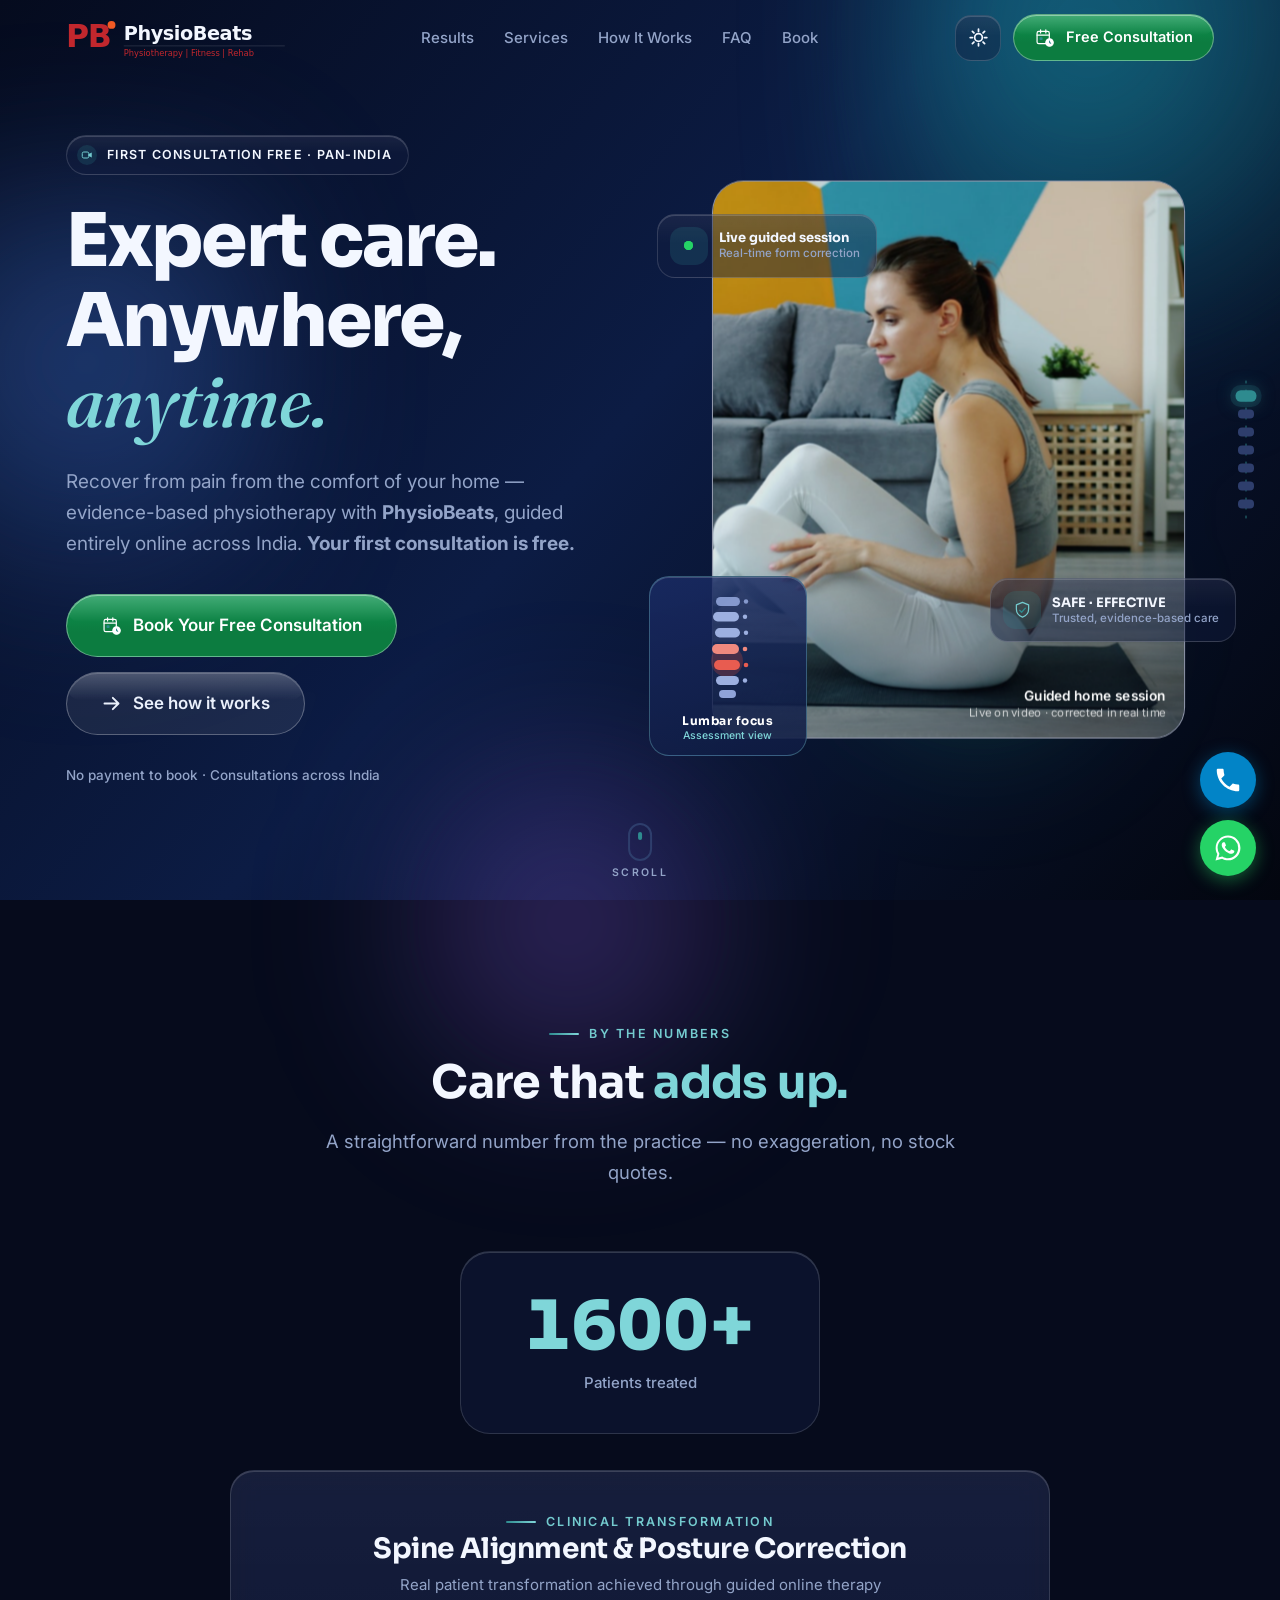
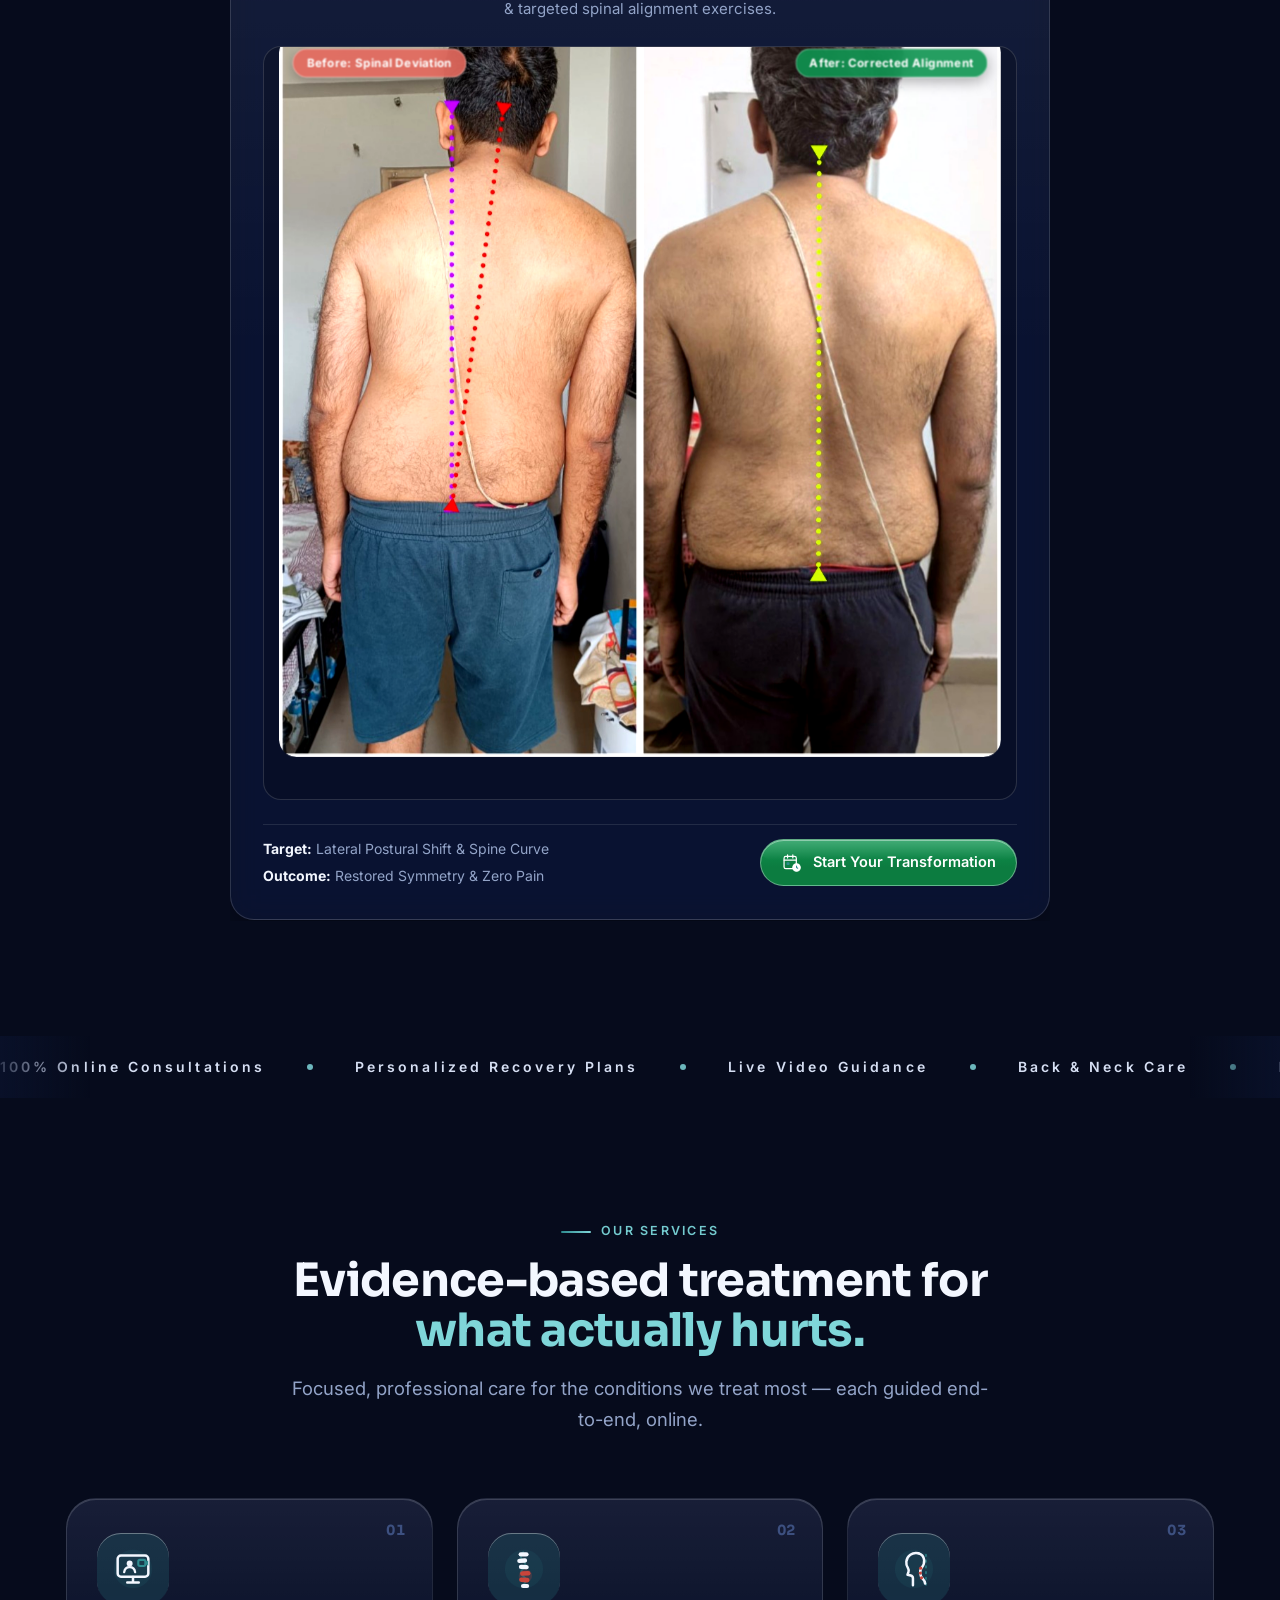
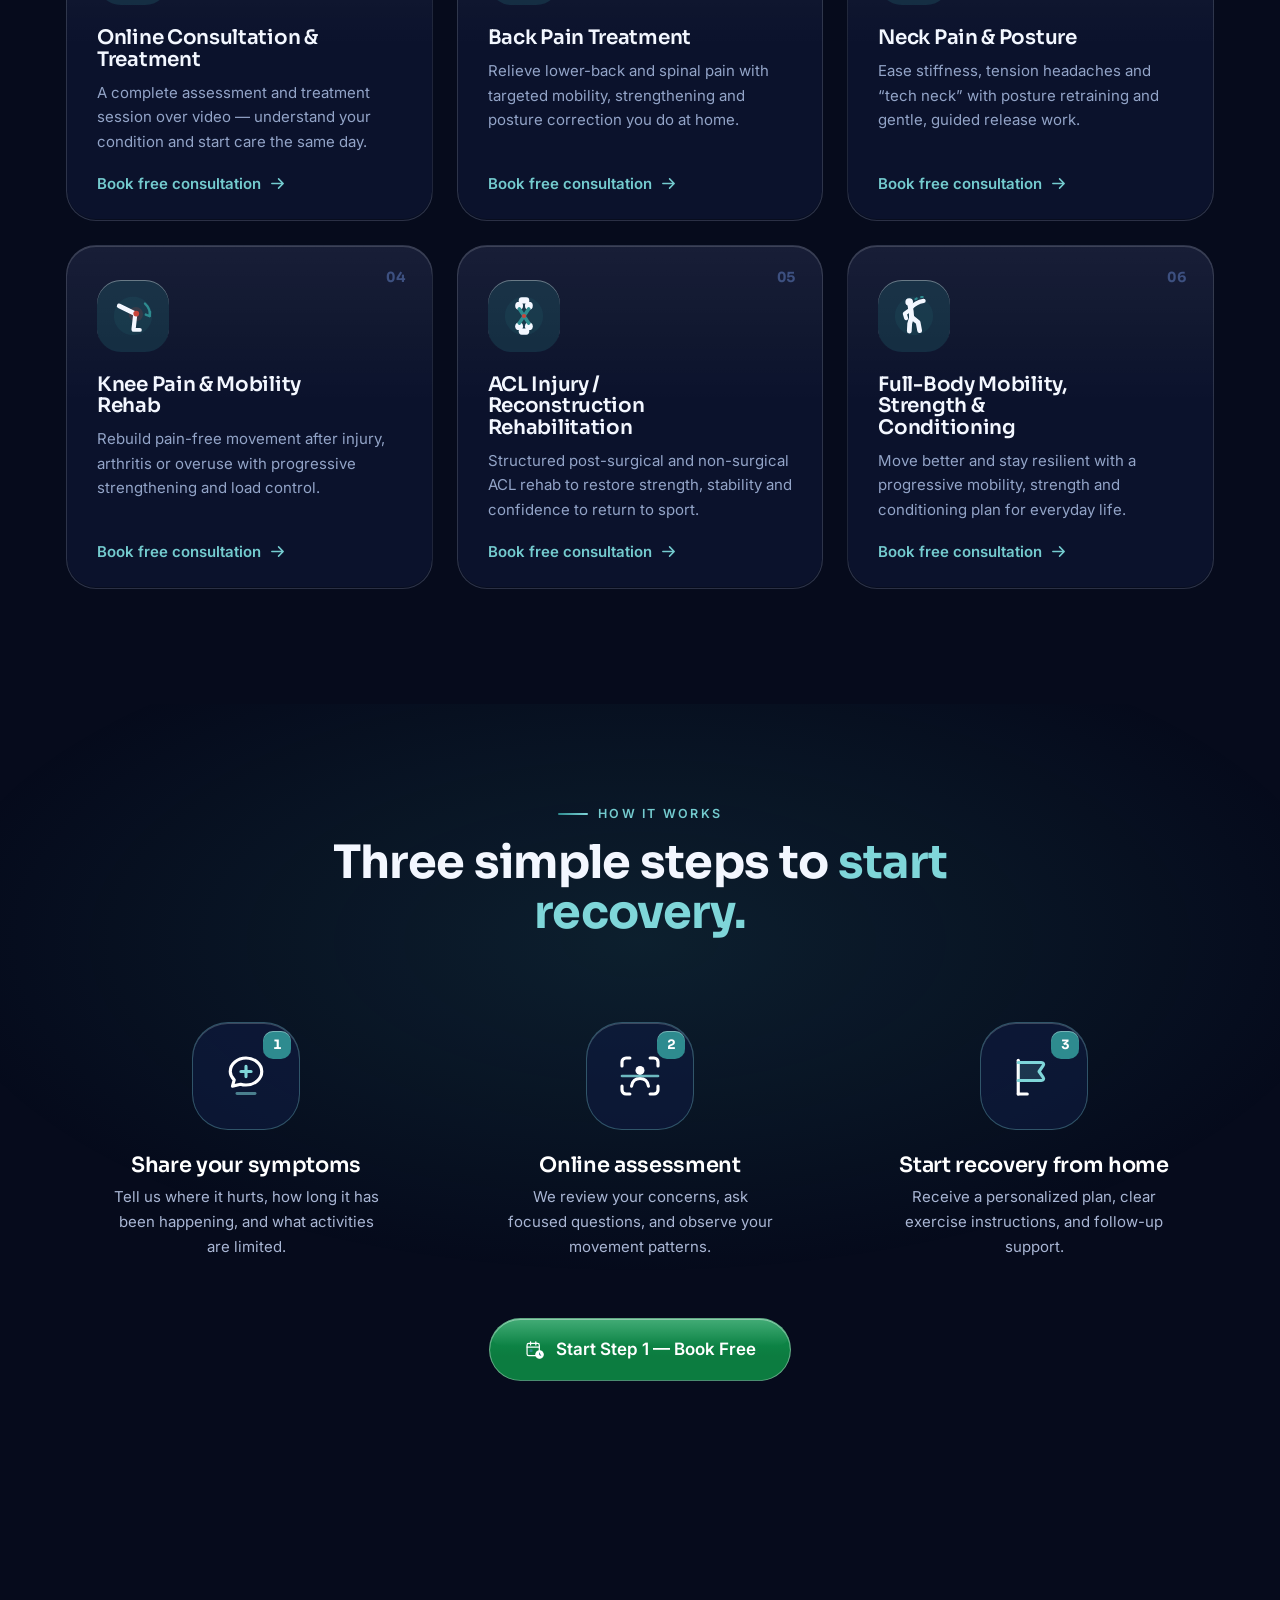
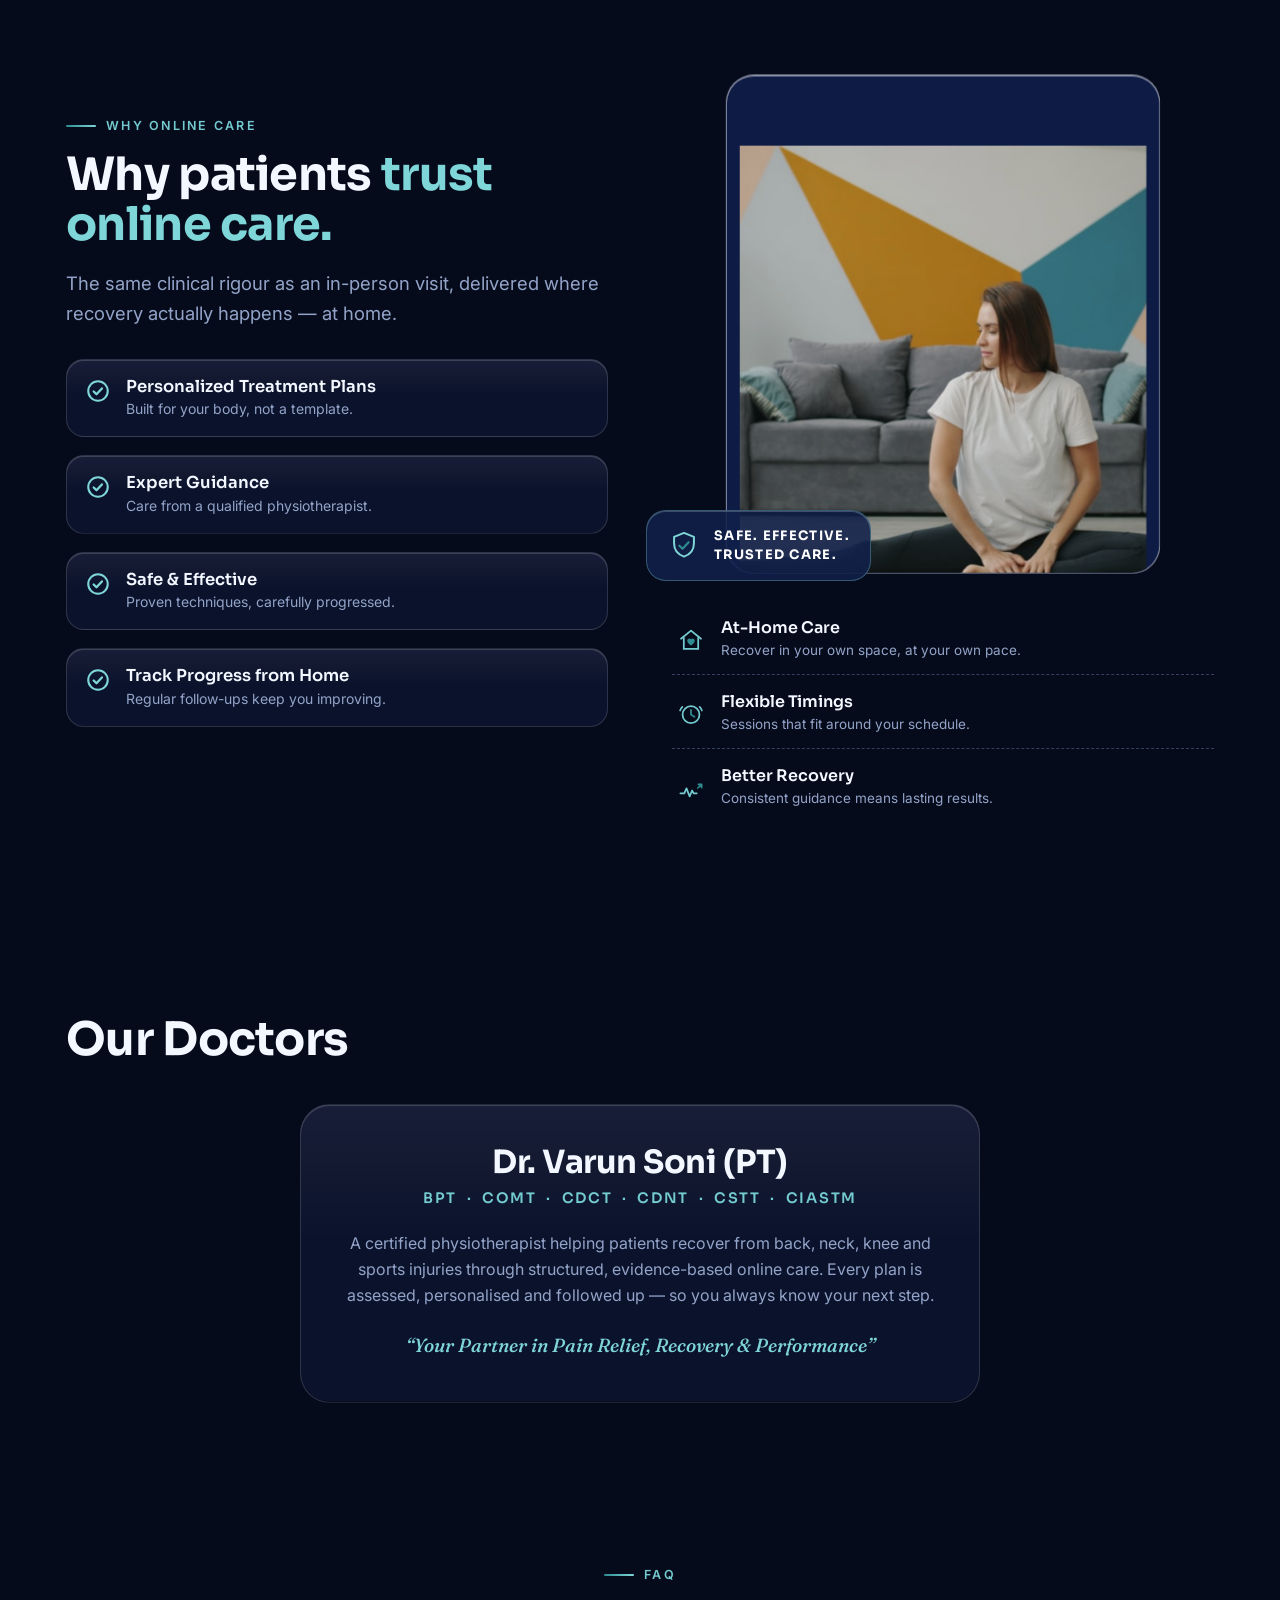
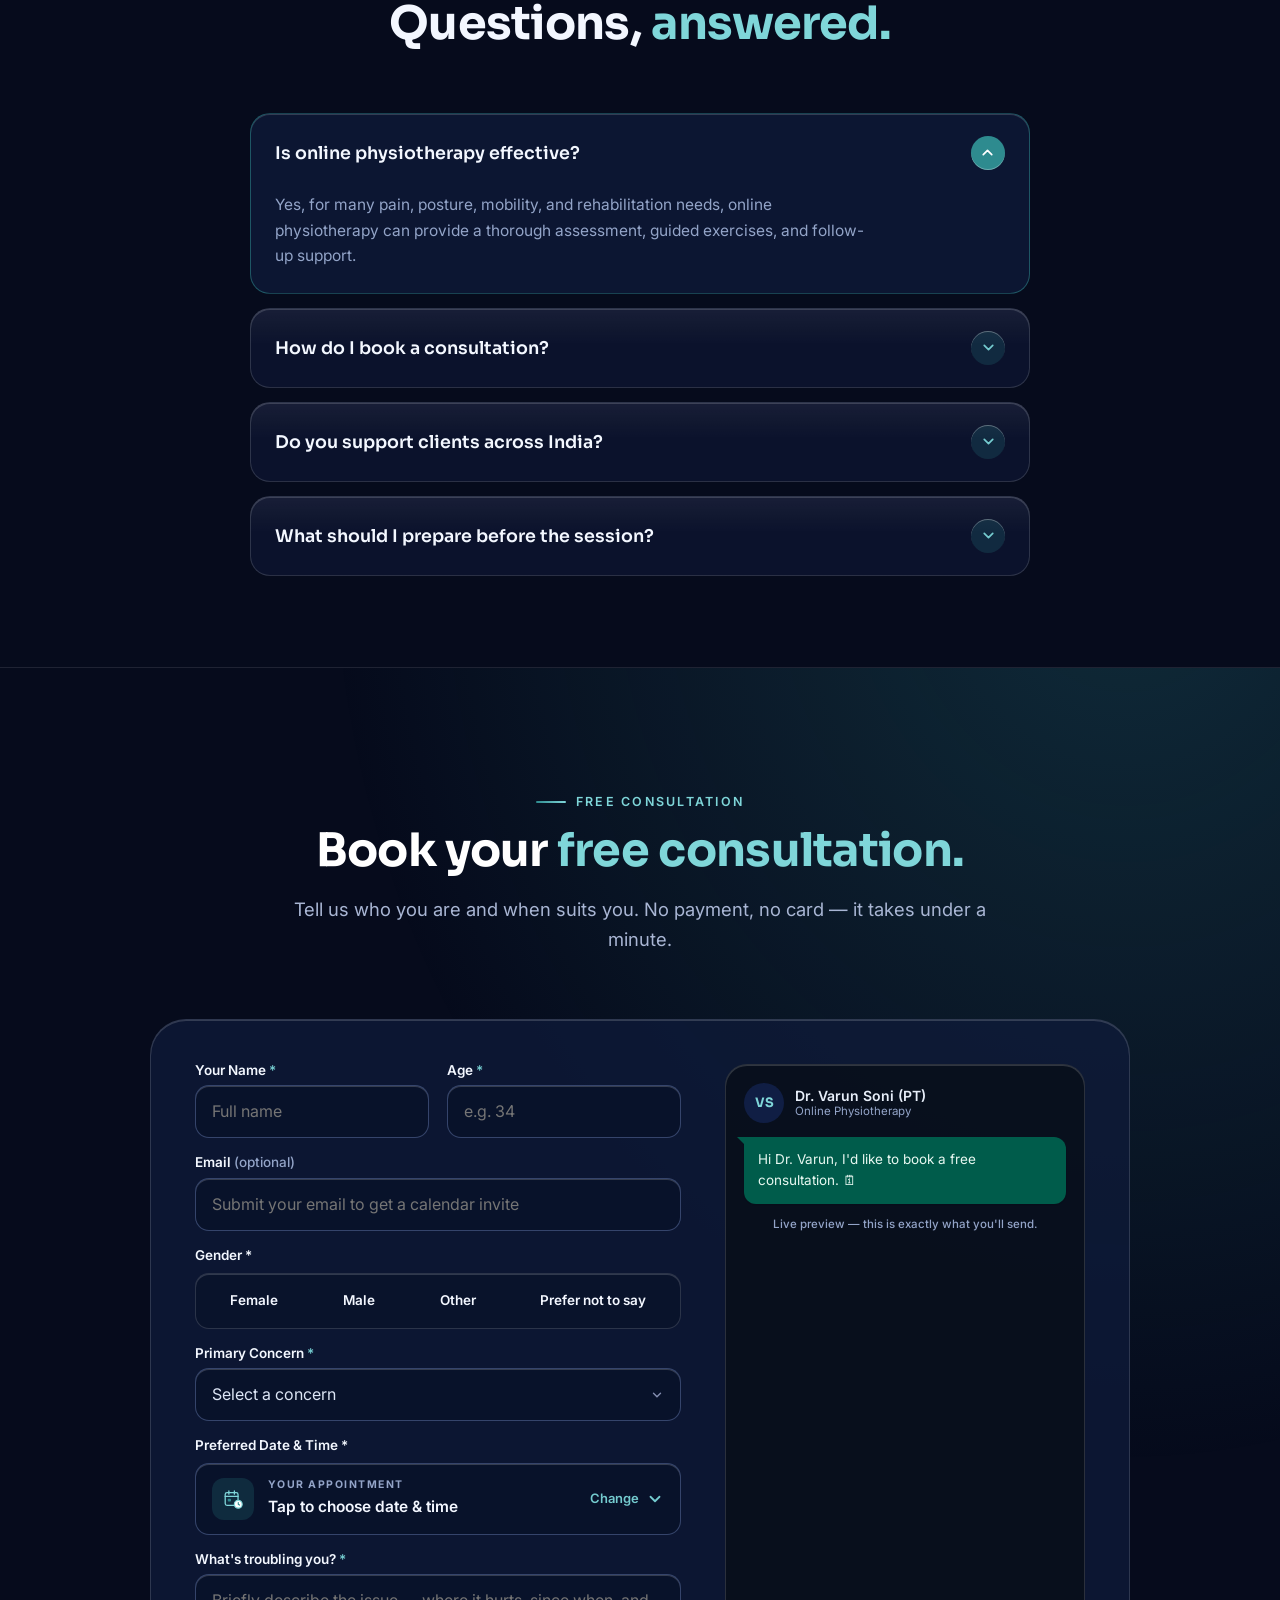
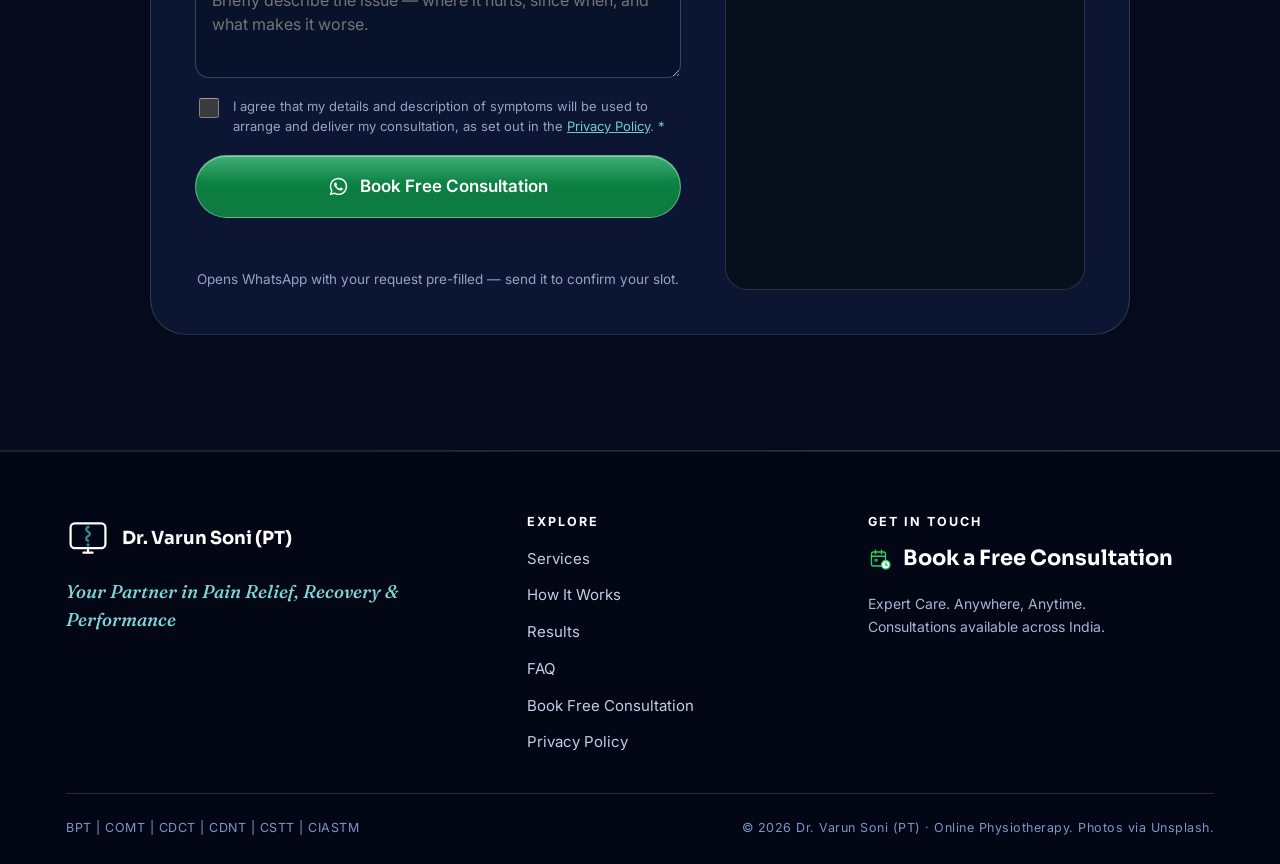
<file: index.html>
<!DOCTYPE html>
<html lang="en">

<head>
  <meta charset="UTF-8" />
  <meta name="viewport" content="width=device-width, initial-scale=1.0" />
  <!-- Mark JS available so animations only hide content when they can un-hide it,
       and apply the saved theme before first paint (dark is the default). -->
  <script>
    document.documentElement.classList.add('js');
    (function () {
      var t = null;
      var m = location.search.match(/[?&]theme=(light|dark)/);
      if (m) { t = m[1]; }
      else { try { t = localStorage.getItem('theme'); } catch (e) { } }
      if (t !== 'light' && t !== 'dark') t = 'dark';
      document.documentElement.setAttribute('data-theme', t);
    })();
  </script>
  <title>Dr. Varun Soni (PT) — Online Physiotherapy | Book a Free Consultation</title>
  <meta name="description"
    content="Evidence-based online physiotherapy with Dr. Varun Soni (PT). Recover from back, neck, knee and ACL pain with a personalized plan you can follow from home — anywhere in India. Start with a free consultation." />
  <meta name="theme-color" content="#0F1C42" />

  <!-- ⚠ TODO before launch: replace every occurrence of https://drvarunsoni.in with the
       real production domain (canonical, og:image, twitter:image, JSON-LD url + image).
       Relative social-image URLs are not reliably resolved by crawlers, which is why
       these must stay absolute. -->
  <link rel="canonical" href="https://drvarunsoni.in/" />
  <meta name="robots" content="index, follow" />

  <!-- Open Graph -->
  <meta property="og:type" content="website" />
  <meta property="og:url" content="https://drvarunsoni.in/" />
  <meta property="og:title" content="Dr. Varun Soni (PT) — Online Physiotherapy" />
  <meta property="og:description"
    content="Expert Care. Anywhere, Anytime. Book a free consultation and recover from home." />
  <meta property="og:image" content="https://drvarunsoni.in/assets/og-image.jpg" />
  <meta property="og:image:width" content="1200" />
  <meta property="og:image:height" content="630" />
  <meta property="og:image:type" content="image/jpeg" />
  <meta property="og:image:alt" content="Dr. Varun Soni (PT) — Online Physiotherapy. Expert care, anywhere, anytime." />
  <meta name="twitter:card" content="summary_large_image" />
  <meta name="twitter:title" content="Dr. Varun Soni (PT) — Online Physiotherapy" />
  <meta name="twitter:description"
    content="Expert Care. Anywhere, Anytime. Book a free consultation and recover from home." />
  <meta name="twitter:image" content="https://drvarunsoni.in/assets/og-image.jpg" />

  <link rel="icon" href="assets/favicon.svg" type="image/svg+xml" />
  <link rel="preload" as="image" href="assets/img/hero-home-session.jpg" fetchpriority="high" />

  <link rel="preconnect" href="https://fonts.googleapis.com" />
  <link rel="preconnect" href="https://fonts.gstatic.com" crossorigin />
  <link
    href="https://fonts.googleapis.com/css2?family=Sora:wght@400;600;700;800&family=Inter:wght@400;500;600;700&family=Fraunces:ital,opsz,wght@1,9..144,400;1,9..144,500;1,9..144,700&display=swap"
    rel="stylesheet" />

  <link rel="stylesheet" href="styles.css?v=13" />

  <script type="application/ld+json">
  {
    "@context": "https://schema.org",
    "@type": "MedicalBusiness",
    "name": "Dr. Varun Soni (PT) — Online Physiotherapy",
    "description": "Evidence-based online physiotherapy: personalized assessment, guided exercises and follow-up support, delivered from home across India.",
    "medicalSpecialty": "Physiotherapy",
    "telephone": "+919680049176",
    "url": "https://drvarunsoni.in/",
    "image": "https://drvarunsoni.in/assets/og-image.jpg",
    "areaServed": { "@type": "Country", "name": "India" },
    "availableService": [
      { "@type": "MedicalTherapy", "name": "Online Consultation & Treatment" },
      { "@type": "MedicalTherapy", "name": "Back Pain Treatment" },
      { "@type": "MedicalTherapy", "name": "Neck Pain & Posture" },
      { "@type": "MedicalTherapy", "name": "Knee Pain & Mobility Rehabilitation" },
      { "@type": "MedicalTherapy", "name": "ACL Injury / Reconstruction Rehabilitation" },
      { "@type": "MedicalTherapy", "name": "Full-Body Mobility, Strength & Conditioning" }
    ]
  }
  </script>

  <script type="application/ld+json">
  {
    "@context": "https://schema.org",
    "@type": "FAQPage",
    "mainEntity": [
      {
        "@type": "Question",
        "name": "Is online physiotherapy effective?",
        "acceptedAnswer": { "@type": "Answer", "text": "Yes, for many pain, posture, mobility, and rehabilitation needs, online physiotherapy can provide a thorough assessment, guided exercises, and follow-up support." }
      },
      {
        "@type": "Question",
        "name": "How do I book a consultation?",
        "acceptedAnswer": { "@type": "Answer", "text": "Fill in the booking form on this page with your details and preferred date and time. Your first consultation is free. Submitting the form opens WhatsApp with your request pre-filled so you can confirm in one tap." }
      },
      {
        "@type": "Question",
        "name": "Do you support clients across India?",
        "acceptedAnswer": { "@type": "Answer", "text": "Yes. The service is designed for people anywhere in India who want expert physiotherapy guidance from home." }
      },
      {
        "@type": "Question",
        "name": "What should I prepare before the session?",
        "acceptedAnswer": { "@type": "Answer", "text": "Keep a phone or laptop ready, wear comfortable clothing, and be prepared to show the area of concern and perform a few simple movements if needed." }
      }
    ]
  }
  </script>
</head>

<body>

  <!-- ==================== ICON SPRITE ==================== -->
  <svg xmlns="http://www.w3.org/2000/svg" style="display:none" aria-hidden="true">
    <symbol id="ic-consult" viewBox="0 0 48 48" fill="none">
      <circle cx="24" cy="24" r="20" fill="#2E8B8F" opacity=".10" />
      <rect x="8" y="10" width="32" height="22" rx="3.4" stroke="currentColor" stroke-width="2.6" />
      <path d="M18 38h12M24 32.4V38" stroke="currentColor" stroke-width="2.6" stroke-linecap="round" />
      <circle cx="20.5" cy="18.2" r="3.1" fill="currentColor" />
      <path d="M14.8 27.2c.5-3.4 2.8-5.2 5.7-5.2s5.2 1.8 5.7 5.2" stroke="currentColor" stroke-width="2.4"
        stroke-linecap="round" />
      <rect x="29.5" y="14.5" width="7.4" height="6.4" rx="1.8" stroke="#2E8B8F" stroke-width="2.2" />
      <path d="M36.9 16.6l3-1.7v5.6l-3-1.7" fill="#2E8B8F" />
    </symbol>
    <symbol id="ic-spine" viewBox="0 0 48 48" fill="none">
      <circle cx="24" cy="24" r="20" fill="#2E8B8F" opacity=".10" />
      <circle cx="25.5" cy="31" r="7" fill="#C8453B" opacity=".22" />
      <path d="M23.2 6.5c-3.4 3.2-3.4 6.4 0 9.1 3 2.4 3 5.4 0 7.8-3.2 2.6-3.2 5.9.4 8.4 3 2.1 3.2 5 .6 7.7"
        stroke="#2E8B8F" stroke-width="2" stroke-linecap="round" opacity=".55" />
      <g fill="currentColor">
        <rect x="18.4" y="6.4" width="10.4" height="4.6" rx="2.3" />
        <rect x="16.9" y="13" width="10.4" height="4.6" rx="2.3" transform="rotate(-4 22.1 15.3)" />
        <rect x="18.6" y="19.6" width="10.4" height="4.6" rx="2.3" transform="rotate(3 23.8 21.9)" />
      </g>
      <g fill="#C8453B">
        <rect x="19.9" y="26.2" width="10.9" height="4.8" rx="2.4" transform="rotate(-3 25.3 28.6)" />
        <rect x="18.9" y="33" width="10.9" height="4.8" rx="2.4" transform="rotate(4 24.3 35.4)" />
      </g>
      <rect x="20.8" y="39.7" width="8.6" height="4.2" rx="2.1" fill="currentColor" />
    </symbol>
    <symbol id="ic-neck" viewBox="0 0 48 48" fill="none">
      <circle cx="24" cy="24" r="20" fill="#2E8B8F" opacity=".10" />
      <path d="M36.5 9v32" stroke="#2E8B8F" stroke-width="1.8" stroke-dasharray="1.5 4.5" stroke-linecap="round"
        opacity=".8" />
      <path
        d="M28.6 7.6c-6.4-1.4-11.9 2.6-12.6 8.6-.3 2.6.4 4.7 1.6 6.7 1 1.6 1.2 2.7.6 4.4l-1 2.7 3.4.8c1.6.4 2.3 1.2 2.3 2.9V41"
        stroke="currentColor" stroke-width="2.6" stroke-linecap="round" stroke-linejoin="round" />
      <path
        d="M28.6 7.6c3.4 1 5.6 3.6 6 7.2.3 3-.6 5.4-2.4 7.6-1.4 1.8-2 3.4-1.8 5.6.2 2.6 1 4.4 2.8 6.2 1.5 1.5 2.2 3 2.4 5"
        stroke="currentColor" stroke-width="2.6" stroke-linecap="round" />
      <g fill="#C8453B">
        <circle cx="31" cy="23.2" r="1.7" />
        <circle cx="30.6" cy="28.2" r="1.7" />
        <circle cx="31.8" cy="33.2" r="1.7" />
      </g>
    </symbol>
    <symbol id="ic-knee" viewBox="0 0 48 48" fill="none">
      <circle cx="24" cy="24" r="20" fill="#2E8B8F" opacity=".10" />
      <circle cx="27" cy="22" r="7.5" fill="#C8453B" opacity=".18" />
      <path d="M9.5 13.5L25 21" stroke="currentColor" stroke-width="4.8" stroke-linecap="round" />
      <path d="M26.2 23.6L24.6 37.5" stroke="currentColor" stroke-width="4.4" stroke-linecap="round" />
      <path d="M24.6 38.5h6.6" stroke="currentColor" stroke-width="4" stroke-linecap="round" />
      <circle cx="27.4" cy="21.4" r="3" fill="#C8453B" />
      <path d="M36.5 11a15.5 15.5 0 015 13" stroke="#2E8B8F" stroke-width="2.4" stroke-linecap="round" />
      <path d="M41.8 19.6l-.3 4.6-4.2-1.7" stroke="#2E8B8F" stroke-width="2.4" stroke-linecap="round"
        stroke-linejoin="round" />
    </symbol>
    <symbol id="ic-acl" viewBox="0 0 48 48" fill="none">
      <circle cx="24" cy="24" r="20" fill="#2E8B8F" opacity=".10" />
      <rect x="18.5" y="4.5" width="11" height="6.5" rx="3.2" fill="currentColor" />
      <circle cx="18.9" cy="13.2" r="4.1" fill="currentColor" />
      <circle cx="29.1" cy="13.2" r="4.1" fill="currentColor" />
      <circle cx="18.9" cy="34.8" r="4.1" fill="currentColor" />
      <circle cx="29.1" cy="34.8" r="4.1" fill="currentColor" />
      <rect x="18.5" y="37" width="11" height="6.5" rx="3.2" fill="currentColor" />
      <path d="M19 16.5l10 15M29 16.5l-10 15" stroke="#2E8B8F" stroke-width="3.6" stroke-linecap="round" />
      <circle cx="24" cy="24" r="2.2" fill="#C8453B" />
    </symbol>
    <symbol id="ic-mobility" viewBox="0 0 48 48" fill="none">
      <circle cx="24" cy="24" r="20" fill="#2E8B8F" opacity=".10" />
      <circle cx="19" cy="9.4" r="4" fill="currentColor" />
      <path d="M20 13.8c1 3.8 1.4 7.4 1.5 11.4" stroke="currentColor" stroke-width="5.2" stroke-linecap="round" />
      <path d="M20.5 15.8C24 11.6 28.5 9 34 8.2" stroke="currentColor" stroke-width="4.4" stroke-linecap="round" />
      <path d="M20.2 17.4l-5.8 4.2 1.4 4.8" stroke="currentColor" stroke-width="4.2" stroke-linecap="round"
        stroke-linejoin="round" />
      <path d="M21.5 25.2l-2 6.8-.4 7.8" stroke="currentColor" stroke-width="5" stroke-linecap="round"
        stroke-linejoin="round" />
      <path d="M21.5 25.2l6.8 5.4 1.6 8.6" stroke="currentColor" stroke-width="5" stroke-linecap="round"
        stroke-linejoin="round" />
      <path d="M25.5 6.5c3.8-2.6 8.2-3 12.4-1.2" stroke="#2E8B8F" stroke-width="2.2" stroke-linecap="round"
        stroke-dasharray="1.5 5" />
    </symbol>
    <symbol id="ic-plan" viewBox="0 0 48 48" fill="none">
      <rect x="10" y="8" width="24" height="32" rx="3.6" stroke="currentColor" stroke-width="2.6" />
      <rect x="17" y="4.8" width="10" height="6.4" rx="2.4" fill="#2E8B8F" />
      <path d="M15.5 19.5l2.2 2.2 4-4.4" stroke="#2E8B8F" stroke-width="2.4" stroke-linecap="round"
        stroke-linejoin="round" />
      <path d="M25.5 20.5h4.5" stroke="currentColor" stroke-width="2.4" stroke-linecap="round" />
      <path d="M15.5 28l2.2 2.2 4-4.4" stroke="#2E8B8F" stroke-width="2.4" stroke-linecap="round"
        stroke-linejoin="round" />
      <path d="M25.5 29h4.5" stroke="currentColor" stroke-width="2.4" stroke-linecap="round" />
      <path d="M38.6 26.8l-7.3 7.3-3.1.8.8-3.1 7.3-7.3a1.9 1.9 0 012.3 2.3z" fill="#fff" stroke="currentColor"
        stroke-width="2.2" stroke-linejoin="round" />
    </symbol>
    <symbol id="ic-assess" viewBox="0 0 48 48" fill="none">
      <rect x="7" y="9" width="34" height="23" rx="3.4" stroke="currentColor" stroke-width="2.6" />
      <path d="M17.5 39h13M24 32.6V39" stroke="currentColor" stroke-width="2.6" stroke-linecap="round" />
      <path d="M14.5 26V15.5l9.6 8.2" stroke="currentColor" stroke-width="2.6" stroke-linecap="round"
        stroke-linejoin="round" />
      <path d="M14.5 20.8a7.4 7.4 0 015.7 3.4" stroke="#2E8B8F" stroke-width="2.2" stroke-linecap="round" />
      <circle cx="14.5" cy="15.5" r="1.9" fill="#2E8B8F" />
      <circle cx="24.1" cy="23.7" r="1.9" fill="#2E8B8F" />
      <circle cx="14.5" cy="26" r="1.9" fill="#2E8B8F" />
      <path d="M27.5 16h2.6l1.7-3 2.4 6 1.7-3h2.6" stroke="#2E8B8F" stroke-width="2.2" stroke-linecap="round"
        stroke-linejoin="round" />
    </symbol>
    <symbol id="ic-india" viewBox="0 0 48 48" fill="none">
      <path d="M24 42c8.4-9.5 13-15.7 13-22.3C37 12 31.2 6.5 24 6.5S11 12 11 19.7C11 26.3 15.6 32.5 24 42z"
        stroke="currentColor" stroke-width="2.6" stroke-linejoin="round" />
      <circle cx="24" cy="19.5" r="4.6" fill="#2E8B8F" />
      <path d="M16 41.6a8.6 2.9 0 0016 0" stroke="#2E8B8F" stroke-width="2.2" stroke-linecap="round" />
      <path d="M10.5 40.2a13.8 4.8 0 0027 0" stroke="#2E8B8F" stroke-width="2" stroke-linecap="round" opacity=".45" />
    </symbol>
    <symbol id="ic-office" viewBox="0 0 48 48" fill="none">
      <path d="M9.5 17v13M9.5 30h8M12 30v8" stroke="#2E8B8F" stroke-width="2.6" stroke-linecap="round"
        stroke-linejoin="round" />
      <circle cx="17" cy="10.5" r="3.9" fill="currentColor" />
      <path d="M17.6 15c.8 3.4.9 6.2.5 9.6" stroke="currentColor" stroke-width="5" stroke-linecap="round" />
      <path d="M17.9 17.8l6.8 3.8 4.6.4" stroke="currentColor" stroke-width="4.2" stroke-linecap="round"
        stroke-linejoin="round" />
      <path d="M18.1 24.6l7.6 1.6" stroke="currentColor" stroke-width="5" stroke-linecap="round" />
      <path d="M25.7 26.4v11.6" stroke="currentColor" stroke-width="4.4" stroke-linecap="round" />
      <path d="M27 22.9h14.5" stroke="currentColor" stroke-width="2.6" stroke-linecap="round" />
      <path d="M38.5 23v15" stroke="currentColor" stroke-width="2.6" stroke-linecap="round" />
      <path d="M31 22.7l1.6-7.2 6.2 1.4-1.6 5.9z" fill="#2E8B8F" />
    </symbol>
    <symbol id="ic-elderly" viewBox="0 0 48 48" fill="none">
      <circle cx="21.6" cy="9.6" r="4" fill="currentColor" />
      <path d="M21.9 14.2c-.5 4.4-.7 8.4-.5 12.6" stroke="currentColor" stroke-width="5.2" stroke-linecap="round" />
      <path d="M21.7 17.8l5.4 4.4 1.5 3.2" stroke="currentColor" stroke-width="4.4" stroke-linecap="round"
        stroke-linejoin="round" />
      <path d="M28.6 25.2l2.2 14.3" stroke="#2E8B8F" stroke-width="2.9" stroke-linecap="round" />
      <path d="M21.4 26.8l3.4 6.4.6 6.8" stroke="currentColor" stroke-width="5" stroke-linecap="round"
        stroke-linejoin="round" />
      <path d="M21.4 26.8l-2.6 6.6-1.2 6.6" stroke="currentColor" stroke-width="5" stroke-linecap="round"
        stroke-linejoin="round" />
    </symbol>
    <symbol id="ic-athlete" viewBox="0 0 48 48" fill="none">
      <circle cx="30.6" cy="8.8" r="4" fill="currentColor" />
      <path d="M29.2 13.2l-4.6 10.6" stroke="currentColor" stroke-width="5.2" stroke-linecap="round" />
      <path d="M28.4 14.6l6.8 2.6 4.8-2.4" stroke="currentColor" stroke-width="4.4" stroke-linecap="round"
        stroke-linejoin="round" />
      <path d="M27.8 16.8l-7 .2-4.6 3.8" stroke="currentColor" stroke-width="4.4" stroke-linecap="round"
        stroke-linejoin="round" />
      <path d="M24.6 23.8l7 5.4 1.6 8.6" stroke="currentColor" stroke-width="5" stroke-linecap="round"
        stroke-linejoin="round" />
      <path d="M24.6 23.8l-6.4 6-8 2.6" stroke="currentColor" stroke-width="5" stroke-linecap="round"
        stroke-linejoin="round" />
      <path d="M7.5 12.5h6M5.5 18.5h5" stroke="#2E8B8F" stroke-width="2.4" stroke-linecap="round" />
    </symbol>
    <symbol id="ic-painpt" viewBox="0 0 48 48" fill="none">
      <circle cx="22.8" cy="9.2" r="4" fill="currentColor" />
      <path d="M22.9 13.8c-.3 4.5-.3 8.6 0 13" stroke="currentColor" stroke-width="5.2" stroke-linecap="round" />
      <path d="M22.9 16.9l6.2 2.8-1.3 5.9" stroke="currentColor" stroke-width="4.4" stroke-linecap="round"
        stroke-linejoin="round" />
      <path d="M22.9 17.4l-5.4 3.2-.8 6" stroke="currentColor" stroke-width="4.4" stroke-linecap="round"
        stroke-linejoin="round" />
      <path d="M22.9 26.8l2.6 6.4.4 6.6" stroke="currentColor" stroke-width="5" stroke-linecap="round"
        stroke-linejoin="round" />
      <path d="M22.9 26.8l-2.8 6.4-.6 6.6" stroke="currentColor" stroke-width="5" stroke-linecap="round"
        stroke-linejoin="round" />
      <path d="M31.9 22.4l3.2-1.4M31.4 25.6l3.4.6M30.2 19.6l2.2-2.6" stroke="#C8453B" stroke-width="2.4"
        stroke-linecap="round" />
    </symbol>
    <symbol id="ic-home" viewBox="0 0 48 48" fill="none">
      <path d="M8 22L24 9l16 13" stroke="currentColor" stroke-width="2.8" stroke-linecap="round"
        stroke-linejoin="round" />
      <path d="M12.5 20.5V38h23V20.5" stroke="currentColor" stroke-width="2.8" stroke-linecap="round" />
      <path
        d="M24 32.6s-6-3.7-6-7.6c0-2.1 1.7-3.6 3.6-3.6 1 0 2 .5 2.4 1.4.4-.9 1.4-1.4 2.4-1.4 1.9 0 3.6 1.5 3.6 3.6 0 3.9-6 7.6-6 7.6z"
        fill="#2E8B8F" />
    </symbol>
    <symbol id="ic-clock" viewBox="0 0 48 48" fill="none">
      <circle cx="24" cy="25" r="13.5" stroke="currentColor" stroke-width="2.8" />
      <path d="M24 17.5V25l5.4 3.4" stroke="#2E8B8F" stroke-width="2.8" stroke-linecap="round"
        stroke-linejoin="round" />
      <path d="M37.8 12.6a19 19 0 013.7 5.9M10.2 12.6a19 19 0 00-3.7 5.9" stroke="currentColor" stroke-width="2.6"
        stroke-linecap="round" />
    </symbol>
    <symbol id="ic-recovery" viewBox="0 0 48 48" fill="none">
      <path d="M7 32.5h6.2l3.6-8 5 13 4-9.5 2.4 4.5h5" stroke="currentColor" stroke-width="2.8" stroke-linecap="round"
        stroke-linejoin="round" />
      <path d="M35 24l6-6m0 0h-5.2M41 18v5.2" stroke="#2E8B8F" stroke-width="2.8" stroke-linecap="round"
        stroke-linejoin="round" />
    </symbol>
    <symbol id="ic-shield" viewBox="0 0 48 48" fill="none">
      <path d="M24 5.5l14 5.6v9.4c0 9.3-6 15.7-14 18.5-8-2.8-14-9.2-14-18.5v-9.4z" stroke="currentColor"
        stroke-width="2.8" stroke-linejoin="round" />
      <path d="M17.5 23.6l4.4 4.4 8.6-9.4" stroke="#2E8B8F" stroke-width="3" stroke-linecap="round"
        stroke-linejoin="round" />
    </symbol>
    <symbol id="ic-cal" viewBox="0 0 48 48" fill="none">
      <rect x="7" y="10" width="28" height="28" rx="4" stroke="currentColor" stroke-width="2.8" />
      <path d="M7 18.5h28M15 6.5v7M27 6.5v7" stroke="currentColor" stroke-width="2.8" stroke-linecap="round" />
      <rect x="12.6" y="23.5" width="7" height="6" rx="1.6" fill="#2E8B8F" />
      <circle cx="35.5" cy="35.5" r="8.5" fill="#fff" stroke="currentColor" stroke-width="2.6" />
      <path d="M35.5 31.8v3.7l2.7 1.7" stroke="#2E8B8F" stroke-width="2.4" stroke-linecap="round"
        stroke-linejoin="round" />
    </symbol>
    <symbol id="ic-chat" viewBox="0 0 48 48" fill="none">
      <path
        d="M40 21.5c0 7.5-7.2 13.5-16 13.5-1.9 0-3.8-.3-5.5-.8L10 37l1.7-6.4C9.4 28.2 8 25 8 21.5 8 14 15.2 8 24 8s16 6 16 13.5z"
        stroke="currentColor" stroke-width="2.8" stroke-linejoin="round" />
      <circle cx="17.5" cy="21.5" r="2" fill="#2E8B8F" />
      <circle cx="24" cy="21.5" r="2" fill="#2E8B8F" />
      <circle cx="30.5" cy="21.5" r="2" fill="#2E8B8F" />
    </symbol>
    <symbol id="ic-step-tell" viewBox="0 0 48 48" fill="none">
      <path
        d="M38 20c0 6.6-6.3 12-14 12-1.7 0-3.3-.2-4.8-.7L12 33l1.5-5.6C11.3 25.2 10 22.7 10 20c0-6.6 6.3-12 14-12s14 5.4 14 12z"
        stroke="currentColor" stroke-width="2.8" stroke-linejoin="round" />
      <path d="M24 15.5v9M19.5 20h9" stroke="#7FD6D9" stroke-width="2.8" stroke-linecap="round" />
      <path d="M16 39.5h16" stroke="#7FD6D9" stroke-width="2.6" stroke-linecap="round" opacity=".55" />
    </symbol>
    <symbol id="ic-step-scan" viewBox="0 0 48 48" fill="none">
      <path
        d="M8 15v-3.4A3.6 3.6 0 0111.6 8H15M33 8h3.4A3.6 3.6 0 0140 11.6V15M40 33v3.4a3.6 3.6 0 01-3.6 3.6H33M15 40h-3.4A3.6 3.6 0 018 36.4V33"
        stroke="currentColor" stroke-width="2.8" stroke-linecap="round" />
      <circle cx="24" cy="19" r="4" fill="currentColor" />
      <path d="M16.5 33c.7-4.4 3.6-6.8 7.5-6.8s6.8 2.4 7.5 6.8" stroke="currentColor" stroke-width="2.8"
        stroke-linecap="round" />
      <path d="M8 24h32" stroke="#7FD6D9" stroke-width="2.4" stroke-linecap="round" opacity=".85" />
    </symbol>
    <symbol id="ic-step-plan" viewBox="0 0 48 48" fill="none">
      <path d="M10 40V10" stroke="currentColor" stroke-width="2.8" stroke-linecap="round" />
      <path d="M10 12h20.5c1.8 0 2.6 1.4 1.6 2.8L28.5 20l3.6 5.2c1 1.4.2 2.8-1.6 2.8H10" stroke="#7FD6D9"
        stroke-width="2.8" stroke-linecap="round" stroke-linejoin="round" fill="#7FD6D9" fill-opacity=".16" />
      <path d="M18 40h-8" stroke="currentColor" stroke-width="2.8" stroke-linecap="round" />
    </symbol>
    <symbol id="ic-wa" viewBox="0 0 24 24" fill="currentColor">
      <path
        d="M12.04 2C6.58 2 2.13 6.45 2.13 11.91c0 1.75.46 3.45 1.32 4.95L2 22l5.25-1.38c1.45.79 3.08 1.21 4.79 1.21 5.46 0 9.91-4.45 9.91-9.91C21.95 6.45 17.5 2 12.04 2zm0 18.15c-1.52 0-3.01-.41-4.3-1.18l-.31-.18-3.12.82.83-3.04-.2-.31a8.24 8.24 0 01-1.26-4.37c0-4.54 3.7-8.23 8.24-8.23 2.2 0 4.27.86 5.82 2.42a8.18 8.18 0 012.41 5.82c0 4.54-3.7 8.23-8.24 8.23zm4.52-6.16c-.25-.12-1.47-.72-1.69-.81-.23-.08-.39-.12-.56.12-.16.25-.64.81-.79.97-.14.17-.29.19-.54.06-.25-.12-1.05-.39-1.99-1.23-.74-.66-1.23-1.47-1.38-1.72-.14-.25-.02-.38.11-.5.11-.11.25-.29.37-.43.12-.14.16-.25.25-.41.08-.17.04-.31-.02-.43-.06-.12-.56-1.34-.76-1.84-.2-.48-.4-.42-.56-.43-.14-.01-.31-.01-.48-.01-.17 0-.43.06-.66.31-.23.25-.87.85-.87 2.07 0 1.22.89 2.4 1.01 2.56.12.17 1.75 2.67 4.24 3.74.59.26 1.05.41 1.41.52.59.19 1.13.16 1.56.1.48-.07 1.47-.6 1.68-1.18.21-.58.21-1.07.14-1.18-.06-.11-.22-.17-.47-.29z" />
    </symbol>
    <symbol id="ic-phone" viewBox="0 0 24 24" fill="currentColor">
      <path
        d="M6.62 10.79c1.44 2.83 3.76 5.14 6.59 6.59l2.2-2.2c.27-.27.67-.36 1.02-.24 1.12.37 2.33.57 3.57.57.55 0 1 .45 1 1V20c0 .55-.45 1-1 1-9.39 0-17-7.61-17-17 0-.55.45-1 1-1h3.5c.55 0 1 .45 1 1 0 1.25.2 2.45.57 3.57.11.35.03.74-.25 1.02l-2.2 2.2z" />
    </symbol>
    <symbol id="ic-pin" viewBox="0 0 24 24" fill="none">
      <path d="M12 21c4-5 6.5-8 6.5-11a6.5 6.5 0 10-13 0c0 3 2.5 6 6.5 11z" stroke="currentColor" stroke-width="1.9"
        stroke-linejoin="round" />
      <circle cx="12" cy="10" r="2.4" fill="currentColor" />
    </symbol>
    <symbol id="ic-arrow" viewBox="0 0 24 24" fill="none">
      <path d="M4 12h15M13.5 5.5L20 12l-6.5 6.5" stroke="currentColor" stroke-width="2.2" stroke-linecap="round"
        stroke-linejoin="round" />
    </symbol>
    <symbol id="ic-chev" viewBox="0 0 24 24" fill="none">
      <path d="M6 9l6 6 6-6" stroke="currentColor" stroke-width="2.4" stroke-linecap="round" stroke-linejoin="round" />
    </symbol>
    <symbol id="ic-check" viewBox="0 0 24 24" fill="none">
      <circle cx="12" cy="12" r="9" stroke="currentColor" stroke-width="1.9" />
      <path d="M8 12.4l2.6 2.6 5-5.4" stroke="currentColor" stroke-width="2.1" stroke-linecap="round"
        stroke-linejoin="round" />
    </symbol>
    <symbol id="ic-video" viewBox="0 0 24 24" fill="none">
      <rect x="2.5" y="6" width="13" height="12" rx="3" stroke="currentColor" stroke-width="2" />
      <path d="M15.5 10.2l6-3.4v10.4l-6-3.4" fill="currentColor" />
    </symbol>
    <symbol id="ic-sun" viewBox="0 0 24 24" fill="none">
      <circle cx="12" cy="12" r="4.4" stroke="currentColor" stroke-width="2" />
      <path d="M12 2.5v2.6M12 18.9v2.6M2.5 12h2.6M18.9 12h2.6M5 5l1.8 1.8M17.2 17.2L19 19M19 5l-1.8 1.8M6.8 17.2L5 19"
        stroke="currentColor" stroke-width="2" stroke-linecap="round" />
    </symbol>
    <symbol id="ic-moon" viewBox="0 0 24 24" fill="none">
      <path d="M20.5 14.2A8.8 8.8 0 019.8 3.5a8.8 8.8 0 1010.7 10.7z" stroke="currentColor" stroke-width="2"
        stroke-linejoin="round" />
    </symbol>
  </svg>

  <a class="skip-link" href="#main">Skip to content</a>
  <div class="progress" aria-hidden="true"><span id="progressBar"></span></div>

  <!-- Liquid blob field — morphing color glow behind all the glass -->
  <div class="fluid" aria-hidden="true"><i></i><i></i><i></i><i></i></div>

  <!-- ==================== SPINE SECTION NAV ==================== -->
  <nav class="spine-nav" id="spineNav" aria-label="Section navigation"></nav>

  <!-- ==================== HEADER ==================== -->
  <header class="site-header" id="siteHeader">
    <div class="container">
      <a class="brand" href="#home" aria-label="PhysioBeats — Physiotherapy, Fitness, Rehab, top of page">
        <svg viewBox="0 0 250 48" fill="none" style="height: 42px; width: auto; color: var(--heading);"
          aria-hidden="true">
          <text x="0" y="34" font-family="system-ui, sans-serif" font-weight="800" font-size="36" fill="#c1272d"
            letter-spacing="-1.5">PB</text>
          <circle cx="52" cy="9" r="4.5" fill="#f15a24" />
          <text x="66" y="26" font-family="system-ui, sans-serif" font-weight="800" font-size="22" fill="currentColor"
            letter-spacing="-0.5">PhysioBeats</text>
          <line x1="66" y1="33" x2="250" y2="33" stroke="currentColor" stroke-opacity="0.15" stroke-width="1" />
          <text x="66" y="44" font-family="system-ui, sans-serif" font-weight="500" font-size="9.5"
            fill="#c1272d">Physiotherapy | Fitness | Rehab</text>
        </svg>
      </a>

      <nav class="nav" aria-label="Primary" id="primaryNav">
        <a href="#results">Results</a>
        <a href="#services">Services</a>
        <a href="#how">How It Works</a>
        <a href="#faq">FAQ</a>
        <a href="#book">Book</a>
      </nav>

      <div class="header-actions">
        <button class="theme-btn" id="themeBtn" type="button" aria-label="Switch to light mode">
          <svg class="ic tb-sun">
            <use href="#ic-sun" />
          </svg>
          <svg class="ic tb-moon">
            <use href="#ic-moon" />
          </svg>
        </button>
        <a class="btn btn--wa btn--sm" href="#book" data-cta="header">
          <svg class="ic">
            <use href="#ic-cal" />
          </svg><span class="full">Free Consultation</span>
        </a>
        <button class="menu-btn" id="menuBtn" aria-label="Open menu" aria-expanded="false" aria-controls="mobileMenu">
          <span></span><span></span><span></span>
        </button>
      </div>
    </div>
  </header>

  <!-- ==================== MOBILE MENU ==================== -->
  <div class="mobile-menu" id="mobileMenu" aria-hidden="true">
    <a class="mm-link" style="--i:0" href="#home"><small>01</small>Home</a>
    <a class="mm-link" style="--i:1" href="#services"><small>02</small>Services</a>
    <a class="mm-link" style="--i:2" href="#how"><small>03</small>How It Works</a>
    <a class="mm-link" style="--i:3" href="#results"><small>04</small>Results</a>
    <a class="mm-link" style="--i:4" href="#faq"><small>05</small>FAQ</a>
    <a class="mm-link" style="--i:5" href="#book"><small>06</small>Book Free Consultation</a>
    <div class="mm-cta">
      <a class="btn btn--wa btn--block" href="#book" data-cta="mobile-menu">
        <svg class="ic">
          <use href="#ic-cal" />
        </svg> Book Your Free Consultation
      </a>
    </div>
  </div>

  <main id="main">

    <!-- ==================== HERO ==================== -->
    <section class="hero grain" id="home" data-spy="Home">
      <div class="container">
        <div class="hero__copy">
          <span class="hero__chip" data-reveal="up">
            <span class="dot"><svg class="ic">
                <use href="#ic-video" />
              </svg></span>
            First consultation free · Pan-India
          </span>

          <h1>
            <span class="w" style="--i:0">Expert</span> <span class="w" style="--i:1">care.</span><br />
            <span class="w" style="--i:2">Anywhere,</span> <span class="w" style="--i:3"><em
                class="serif">anytime.</em></span>
          </h1>

          <p class="hero__sub" data-reveal="up" style="--d:120ms">
            Recover from pain from the comfort of your home — evidence-based physiotherapy
            with <b>PhysioBeats</b>, guided entirely online across India.
            <b>Your first consultation is free.</b>
          </p>

          <div class="hero__cta" data-reveal="up" style="--d:220ms">
            <a class="btn btn--wa btn--lg btn--pulse" data-magnetic href="#book" data-cta="hero">
              <svg class="ic">
                <use href="#ic-cal" />
              </svg> Book Your Free Consultation
            </a>
            <a class="btn btn--ghost btn--lg" data-magnetic href="#how">
              <svg class="ic">
                <use href="#ic-arrow" />
              </svg> See how it works
            </a>
          </div>

          <p class="hero__meta" data-reveal="up" style="--d:320ms">
            <span>No payment to book · Consultations across India</span>
          </p>
        </div>

        <div class="hero__stack" id="heroStack">
          <div class="tilt" id="heroTilt">
            <figure class="hero__photo" data-reveal="clip">
              <img src="assets/img/hero-home-session.jpg" data-parallax="0.09"
                alt="A patient following a guided physiotherapy session at home, exercising on a mat in front of a laptop"
                fetchpriority="high" />
              <figcaption>Guided home session <small>Live on video · corrected in real time</small></figcaption>
            </figure>

            <div class="g-chip g-chip--live float" data-reveal="left" style="--d:350ms">
              <span class="bubble"><span class="live-dot"></span></span>
              <span><b>Live guided session</b><span>Real-time form correction</span></span>
            </div>

            <div class="g-chip g-chip--shield float float--b" data-reveal="right" style="--d:480ms">
              <span class="bubble"><svg class="ic">
                  <use href="#ic-shield" />
                </svg></span>
              <span><b>SAFE · EFFECTIVE</b><span>Trusted, evidence-based care</span></span>
            </div>

            <aside class="spine-card" data-reveal="up" style="--d:600ms" aria-label="Spine assessment illustration">
              <svg viewBox="0 0 56 112" fill="none" aria-hidden="true">
                <g class="vert" opacity=".9">
                  <rect x="16" y="4" width="24" height="9" rx="4.5" fill="#8FA3D8" />
                  <circle cx="46" cy="8.5" r="2.2" fill="#8FA3D8" />
                </g>
                <g class="vert">
                  <rect x="13" y="19" width="26" height="9.5" rx="4.7" fill="#9DB0E0" />
                  <circle cx="45" cy="23.7" r="2.2" fill="#9DB0E0" />
                </g>
                <g class="vert">
                  <rect x="15" y="35" width="25" height="9.5" rx="4.7" fill="#9DB0E0" />
                  <circle cx="46" cy="39.7" r="2.2" fill="#9DB0E0" />
                </g>
                <g class="vert">
                  <circle cx="27" cy="68" r="16" fill="#C8453B" opacity=".28" />
                  <rect x="12" y="51" width="27" height="10" rx="5" fill="#F0897E" />
                  <circle cx="45" cy="56" r="2.3" fill="#F0897E" />
                </g>
                <g class="vert">
                  <rect x="14" y="67" width="26" height="10" rx="5" fill="#E85C50" />
                  <circle cx="46" cy="72" r="2.3" fill="#E85C50" />
                </g>
                <g class="vert">
                  <rect x="16" y="83" width="23" height="9" rx="4.5" fill="#9DB0E0" />
                  <circle cx="45" cy="87.5" r="2.2" fill="#9DB0E0" />
                </g>
                <rect x="19" y="97" width="17" height="8" rx="4" fill="#8FA3D8" />
              </svg>
              <b>Lumbar focus</b>
              <span>Assessment view</span>
            </aside>
          </div>
        </div>
      </div>

      <div class="scroll-cue" aria-hidden="true"><i></i>Scroll</div>
    </section>

    <!-- ==================== RESULTS ==================== -->
    <section class="section" id="results" data-spy="Results" aria-labelledby="st-title">
      <div class="container">
        <div class="section-head section-head--center" data-reveal="up">
          <span class="eyebrow">By the numbers</span>
          <h2 class="h2" id="st-title">Care that <span class="accent">adds up.</span></h2>
          <p class="lead">A straightforward number from the practice — no exaggeration, no stock quotes.</p>
        </div>

        <div class="stats-grid stats-grid--single" data-reveal="up" style="--d:100ms">
          <div class="card stat">
            <b class="stat__num" data-count="1600" data-suffix="+">1600+</b>
            <span class="stat__label">Patients treated</span>
          </div>
        </div>

        <!-- Posture & Spine Alignment Transformation Showcase -->
        <div class="results-showcase" data-reveal="up" style="--d:150ms">
          <div class="card result-card">
            <div class="result-card__header">
              <span class="eyebrow" style="margin-bottom: 6px;">Clinical Transformation</span>
              <h3 class="result-card__title">Spine Alignment &amp; Posture Correction</h3>
              <p class="result-card__sub">Real patient transformation achieved through guided online therapy &amp;
                targeted spinal alignment exercises.</p>
            </div>

            <div class="result-card__media">
              <figure class="result-card__figure">
                <img src="assets/img/spine-posture-result.jpg"
                  alt="Before and after posture alignment analysis showing visible spinal straightness improvement"
                  class="result-card__img" loading="lazy" />
                <div class="result-card__badges">
                  <span class="res-tag res-tag--before">Before: Spinal Deviation</span>
                  <span class="res-tag res-tag--after">After: Corrected Alignment</span>
                </div>
              </figure>
            </div>

            <div class="result-card__footer">
              <div class="res-meta">
                <span class="res-meta__item"><strong>Target:</strong> Lateral Postural Shift &amp; Spine Curve</span>
                <span class="res-meta__item"><strong>Outcome:</strong> Restored Symmetry &amp; Zero Pain</span>
              </div>
              <a class="btn btn--wa btn--sm" href="#book" data-cta="results-case">
                <svg class="ic">
                  <use href="#ic-cal" />
                </svg> Start Your Transformation
              </a>
            </div>
          </div>
        </div>

        <!-- Populated at runtime from approved reviews only. Stays hidden when empty. -->
        <div class="reviews" id="reviewsBlock" hidden>
          <h3 class="reviews__title">What patients say</h3>
          <div class="reviews__grid" id="reviewsGrid"></div>
        </div>
      </div>
    </section>

    <!-- ==================== FEATURE MARQUEE ==================== -->
    <section class="marquee" aria-label="Key features">
      <div class="marquee__track">
        <div class="marquee__group">
          <span>100% Online Consultations</span><span>Personalized Recovery Plans</span><span>Live Video
            Guidance</span><span>Back &amp; Neck Care</span><span>Knee &amp; Joint Rehab</span><span>Evidence-Based
            Care</span>
          <span>Serving Patients Across India</span><span>Consult · Treat · Recover — All From Home</span>
        </div>
        <div class="marquee__group" aria-hidden="true">
          <span>100% Online Consultations</span><span>Personalized Recovery Plans</span><span>Live Video
            Guidance</span><span>Back &amp; Neck Care</span><span>Knee &amp; Joint Rehab</span><span>Evidence-Based
            Care</span>
          <span>Serving Patients Across India</span><span>Consult · Treat · Recover — All From Home</span>
        </div>
      </div>
    </section>



    <!-- ==================== SERVICES ==================== -->
    <section class="section" id="services" data-spy="Services" aria-labelledby="svc-title">
      <div class="container">
        <div class="section-head section-head--center" data-reveal="up">
          <span class="eyebrow">Our Services</span>
          <h2 class="h2" id="svc-title">Evidence-based treatment for <span class="accent">what actually hurts.</span>
          </h2>
          <p class="lead">Focused, professional care for the conditions we treat most — each guided end-to-end, online.
          </p>
        </div>

        <div class="svc-grid">
          <article class="card svc-card" data-reveal="up">
            <span class="num">01</span>
            <span class="ic-wrap"><svg class="ic">
                <use href="#ic-consult" />
              </svg></span>
            <h3>Online Consultation &amp; Treatment</h3>
            <p>A complete assessment and treatment session over video — understand your condition and start care the
              same day.</p>
            <a class="link-arrow" href="#book" data-cta="svc-consult"
              data-concern="Online Consultation &amp; Treatment">Book free consultation <svg class="ic">
                <use href="#ic-arrow" />
              </svg></a>
          </article>

          <article class="card svc-card" data-reveal="up" style="--d:90ms">
            <span class="num">02</span>
            <span class="ic-wrap"><svg class="ic">
                <use href="#ic-spine" />
              </svg></span>
            <h3>Back Pain Treatment</h3>
            <p>Relieve lower-back and spinal pain with targeted mobility, strengthening and posture correction you do at
              home.</p>
            <a class="link-arrow" href="#book" data-cta="svc-back" data-concern="Back Pain Treatment">Book free
              consultation <svg class="ic">
                <use href="#ic-arrow" />
              </svg></a>
          </article>

          <article class="card svc-card" data-reveal="up" style="--d:180ms">
            <span class="num">03</span>
            <span class="ic-wrap"><svg class="ic">
                <use href="#ic-neck" />
              </svg></span>
            <h3>Neck Pain &amp; Posture</h3>
            <p>Ease stiffness, tension headaches and “tech neck” with posture retraining and gentle, guided release
              work.</p>
            <a class="link-arrow" href="#book" data-cta="svc-neck" data-concern="Neck Pain &amp; Posture">Book free
              consultation <svg class="ic">
                <use href="#ic-arrow" />
              </svg></a>
          </article>

          <article class="card svc-card" data-reveal="up">
            <span class="num">04</span>
            <span class="ic-wrap"><svg class="ic">
                <use href="#ic-knee" />
              </svg></span>
            <h3>Knee Pain &amp; Mobility Rehab</h3>
            <p>Rebuild pain-free movement after injury, arthritis or overuse with progressive strengthening and load
              control.</p>
            <a class="link-arrow" href="#book" data-cta="svc-knee" data-concern="Knee Pain &amp; Mobility Rehab">Book
              free consultation <svg class="ic">
                <use href="#ic-arrow" />
              </svg></a>
          </article>

          <article class="card svc-card" data-reveal="up" style="--d:90ms">
            <span class="num">05</span>
            <span class="ic-wrap"><svg class="ic">
                <use href="#ic-acl" />
              </svg></span>
            <h3>ACL Injury / Reconstruction Rehabilitation</h3>
            <p>Structured post-surgical and non-surgical ACL rehab to restore strength, stability and confidence to
              return to sport.</p>
            <a class="link-arrow" href="#book" data-cta="svc-acl"
              data-concern="ACL Injury / Reconstruction Rehabilitation">Book free consultation <svg class="ic">
                <use href="#ic-arrow" />
              </svg></a>
          </article>

          <article class="card svc-card" data-reveal="up" style="--d:180ms">
            <span class="num">06</span>
            <span class="ic-wrap"><svg class="ic">
                <use href="#ic-mobility" />
              </svg></span>
            <h3>Full-Body Mobility, Strength &amp; Conditioning</h3>
            <p>Move better and stay resilient with a progressive mobility, strength and conditioning plan for everyday
              life.</p>
            <a class="link-arrow" href="#book" data-cta="svc-mobility"
              data-concern="Full-Body Mobility, Strength &amp; Conditioning">Book free consultation <svg class="ic">
                <use href="#ic-arrow" />
              </svg></a>
          </article>
        </div>
      </div>
    </section>



    <!-- ==================== HOW IT WORKS ==================== -->
    <section class="section how" id="how" data-spy="Steps" aria-labelledby="how-title">
      <div class="container">
        <div class="section-head section-head--center" data-reveal="up">
          <span class="eyebrow">How It Works</span>
          <h2 class="h2" id="how-title">Three simple steps to <span class="accent">start recovery.</span></h2>
        </div>

        <div class="steps-wrap">
          <div class="steps-line" aria-hidden="true">
            <svg viewBox="0 0 1000 70" preserveAspectRatio="none" fill="none">
              <path id="howPath" d="M30 35C190 -8 330 78 500 35S810 -8 970 35" stroke="currentColor" stroke-width="2.5"
                stroke-linecap="round" stroke-dasharray="2 11" />
            </svg>
          </div>
          <div class="steps">
            <div class="step" data-step data-reveal="up">
              <div class="step__badge"><svg class="ic">
                  <use href="#ic-step-tell" />
                </svg><i>1</i></div>
              <h3>Share your symptoms</h3>
              <p>Tell us where it hurts, how long it has been happening, and what activities are limited.</p>
            </div>
            <div class="step" data-step data-reveal="up" style="--d:120ms">
              <div class="step__badge"><svg class="ic">
                  <use href="#ic-step-scan" />
                </svg><i>2</i></div>
              <h3>Online assessment</h3>
              <p>We review your concerns, ask focused questions, and observe your movement patterns.</p>
            </div>
            <div class="step" data-step data-reveal="up" style="--d:240ms">
              <div class="step__badge"><svg class="ic">
                  <use href="#ic-step-plan" />
                </svg><i>3</i></div>
              <h3>Start recovery from home</h3>
              <p>Receive a personalized plan, clear exercise instructions, and follow-up support.</p>
            </div>
          </div>
        </div>

        <div class="how__cta" data-reveal="up">
          <a class="btn btn--wa btn--lg" data-magnetic href="#book" data-cta="how">
            <svg class="ic">
              <use href="#ic-cal" />
            </svg> Start Step 1 — Book Free
          </a>
        </div>
      </div>
    </section>

    <!-- ==================== WHY ONLINE ==================== -->
    <section class="section" id="why" data-spy="Why Online" aria-labelledby="why-title">
      <div class="container why__grid">
        <div>
          <span class="eyebrow" data-reveal="up">Why Online Care</span>
          <h2 class="h2" id="why-title" data-reveal="up">Why patients <span class="accent">trust online care.</span>
          </h2>
          <p class="lead" data-reveal="up" style="--d:100ms">The same clinical rigour as an in-person visit, delivered
            where recovery actually happens — at home.</p>

          <div class="checklist">
            <div class="check" data-reveal="left">
              <svg class="ic">
                <use href="#ic-check" />
              </svg>
              <span><b>Personalized Treatment Plans</b><span>Built for your body, not a template.</span></span>
            </div>
            <div class="check" data-reveal="left" style="--d:90ms">
              <svg class="ic">
                <use href="#ic-check" />
              </svg>
              <span><b>Expert Guidance</b><span>Care from a qualified physiotherapist.</span></span>
            </div>
            <div class="check" data-reveal="left" style="--d:180ms">
              <svg class="ic">
                <use href="#ic-check" />
              </svg>
              <span><b>Safe &amp; Effective</b><span>Proven techniques, carefully progressed.</span></span>
            </div>
            <div class="check" data-reveal="left" style="--d:270ms">
              <svg class="ic">
                <use href="#ic-check" />
              </svg>
              <span><b>Track Progress from Home</b><span>Regular follow-ups keep you improving.</span></span>
            </div>
          </div>
        </div>

        <div class="why__visual">
          <div class="photo-wrap">
            <figure class="photo-card" data-reveal="clip">
              <img src="assets/img/stretch-home.jpg" data-parallax="0.08"
                alt="A patient stretching comfortably on a mat in her living room" loading="lazy" />
            </figure>
            <div class="why__seal" data-reveal="up" style="--d:200ms">
              <svg class="ic">
                <use href="#ic-shield" />
              </svg>
              <span><b>SAFE. EFFECTIVE.<br />TRUSTED CARE.</b></span>
            </div>
          </div>
          <div class="benefit-rows" data-reveal="up" style="--d:150ms">
            <div class="benefit-row">
              <svg class="ic">
                <use href="#ic-home" />
              </svg>
              <span><b>At-Home Care</b><span>Recover in your own space, at your own pace.</span></span>
            </div>
            <div class="benefit-row">
              <svg class="ic">
                <use href="#ic-clock" />
              </svg>
              <span><b>Flexible Timings</b><span>Sessions that fit around your schedule.</span></span>
            </div>
            <div class="benefit-row">
              <svg class="ic">
                <use href="#ic-recovery" />
              </svg>
              <span><b>Better Recovery</b><span>Consistent guidance means lasting results.</span></span>
            </div>
          </div>
        </div>
      </div>
    </section>

    <!-- ==================== OUR DOCTORS ==================== -->
    <section class="section section--tight" aria-labelledby="dr-title">
      <div class="container">
        <div class="section-head text-center" style="margin-bottom: 40px;">
          <h2 class="h2" id="dr-title">Our Doctors</h2>
        </div>
        <div class="card" data-reveal="up"
          style="max-width: 680px; margin: 0 auto; text-align: center; padding: 40px 24px;">
          <h3 class="h3" style="font-size:clamp(24px,3.4vw,32px); margin-bottom: 8px; color: var(--heading);">Dr. Varun
            Soni <span class="accent">(PT)</span></h3>
          <p class="dr-designation">
            BPT &nbsp;·&nbsp; COMT &nbsp;·&nbsp; CDCT &nbsp;·&nbsp; CDNT &nbsp;·&nbsp; CSTT &nbsp;·&nbsp; CIASTM
          </p>
          <p class="bio" style="font-size: 16px; line-height: 1.6; color: var(--muted); margin-bottom: 20px;">
            A certified physiotherapist helping patients recover from back, neck, knee and sports
            injuries through structured, evidence-based online care. Every plan is assessed,
            personalised and followed up — so you always know your next step.
          </p>
          <p class="physio__tag" style="font-style: italic; font-weight: 500; color: var(--h-accent);">“Your Partner in
            Pain Relief, Recovery &amp; Performance”</p>
        </div>
      </div>
    </section>



    <!-- ==================== FAQ ==================== -->
    <section class="section section--tight" id="faq" data-spy="FAQ" aria-labelledby="faq-title">
      <div class="container">
        <div class="section-head section-head--center" data-reveal="up">
          <span class="eyebrow">FAQ</span>
          <h2 class="h2" id="faq-title">Questions, <span class="accent">answered.</span></h2>
        </div>

        <div class="faq2">
          <div class="faq2-item" data-open="true" data-reveal="up">
            <button class="faq2-q" aria-expanded="true" aria-controls="fa1">
              Is online physiotherapy effective?
              <span class="tgl"><svg class="ic">
                  <use href="#ic-chev" />
                </svg></span>
            </button>
            <div class="faq2-a" id="fa1">
              <div>
                <p>Yes, for many pain, posture, mobility, and rehabilitation needs, online physiotherapy can provide a
                  thorough assessment, guided exercises, and follow-up support.</p>
              </div>
            </div>
          </div>
          <div class="faq2-item" data-open="false" data-reveal="up" style="--d:80ms">
            <button class="faq2-q" aria-expanded="false" aria-controls="fa2">
              How do I book a consultation?
              <span class="tgl"><svg class="ic">
                  <use href="#ic-chev" />
                </svg></span>
            </button>
            <div class="faq2-a" id="fa2">
              <div>
                <p>Fill in the booking form on this page with your details and preferred date and time. Your first
                  consultation is free. Submitting the form opens WhatsApp with your request pre-filled, so you can
                  confirm in one tap.</p>
              </div>
            </div>
          </div>
          <div class="faq2-item" data-open="false" data-reveal="up" style="--d:160ms">
            <button class="faq2-q" aria-expanded="false" aria-controls="fa3">
              Do you support clients across India?
              <span class="tgl"><svg class="ic">
                  <use href="#ic-chev" />
                </svg></span>
            </button>
            <div class="faq2-a" id="fa3">
              <div>
                <p>Yes. The service is designed for people anywhere in India who want expert physiotherapy guidance from
                  home.</p>
              </div>
            </div>
          </div>
          <div class="faq2-item" data-open="false" data-reveal="up" style="--d:240ms">
            <button class="faq2-q" aria-expanded="false" aria-controls="fa4">
              What should I prepare before the session?
              <span class="tgl"><svg class="ic">
                  <use href="#ic-chev" />
                </svg></span>
            </button>
            <div class="faq2-a" id="fa4">
              <div>
                <p>Keep a phone or laptop ready, wear comfortable clothing, and be prepared to show the area of concern
                  and perform a few simple movements if needed.</p>
              </div>
            </div>
          </div>
        </div>
      </div>
    </section>

    <!-- ==================== BOOK ==================== -->
    <section class="section book on-navy grain" id="book" data-spy="Book" aria-labelledby="bk-title">
      <div class="container">
        <div class="section-head section-head--center" data-reveal="up">
          <span class="eyebrow">Free Consultation</span>
          <h2 class="h2" id="bk-title">Book your <span class="accent">free consultation.</span></h2>
          <p class="lead">Tell us who you are and when suits you. No payment, no card — it takes under a minute.</p>
        </div>

        <div class="book__card" data-reveal="up" style="--d:120ms">
          <div class="book__grid">
            <form id="apptForm" novalidate>
              <!-- Honeypot: hidden from humans, filled by bots. Server drops any row with it set. -->
              <div class="hp" aria-hidden="true">
                <label for="a-website">Leave this field empty</label>
                <input id="a-website" name="website" type="text" tabindex="-1" autocomplete="off" />
              </div>

              <div class="two-col">
                <div class="field">
                  <label for="a-name">Your Name <span class="req">*</span></label>
                  <input id="a-name" name="name" type="text" autocomplete="name" placeholder="Full name" required />
                </div>
                <div class="field">
                  <label for="a-age">Age <span class="req">*</span></label>
                  <input id="a-age" name="age" type="number" inputmode="numeric" min="1" max="120" placeholder="e.g. 34"
                    required />
                </div>
              </div>

              <div class="field">
                <label for="a-email">Email <span class="opt">(optional)</span></label>
                <input id="a-email" name="email" type="email" autocomplete="email"
                  placeholder="Submit your email to get a calendar invite" />
              </div>

              <fieldset class="field">
                <legend>Gender <span class="req">*</span></legend>
                <div class="seg" id="genderSeg" role="radiogroup" aria-label="Gender"></div>
              </fieldset>

              <div class="field">
                <label for="a-concern">Primary Concern <span class="req">*</span></label>
                <select id="a-concern" name="concern" required>
                  <option value="" selected disabled>Select a concern</option>
                  <option>Online Consultation &amp; Treatment</option>
                  <option>Back Pain Treatment</option>
                  <option>Neck Pain &amp; Posture</option>
                  <option>Knee Pain &amp; Mobility Rehab</option>
                  <option>ACL Injury / Reconstruction Rehabilitation</option>
                  <option>Full-Body Mobility, Strength &amp; Conditioning</option>
                </select>
              </div>

              <!-- Collapsed by default. The wheel is a nested scroll container, so
                 leaving it open in the middle of a long page means every thumb
                 drag that lands on it scrolls the wheel instead of the page.
                 Behind a disclosure it can only be scrolled deliberately. -->
              <fieldset class="field wheel-field" id="whenFs">
                <legend>Preferred Date &amp; Time <span class="req">*</span></legend>

                <button type="button" class="when-toggle" id="whenToggle" aria-expanded="false"
                  aria-controls="whenPanel">
                  <span class="when-toggle__icon"><svg class="ic">
                      <use href="#ic-cal" />
                    </svg></span>
                  <span class="when-toggle__text">
                    <span class="when-toggle__label">Your appointment</span>
                    <span class="when-toggle__value" id="whenValue" aria-live="polite">—</span>
                  </span>
                  <span class="when-toggle__action">
                    <span class="when-toggle__cta">Change</span>
                    <span class="when-toggle__chev" aria-hidden="true"><svg class="ic">
                        <use href="#ic-chev" />
                      </svg></span>
                  </span>
                </button>

                <div class="when-panel" id="whenPanel" hidden>
                  <div class="wheel" id="wheel">
                    <div class="wheel__band" aria-hidden="true"></div>
                    <div class="wheel__col wheel__col--date" data-wheel="date" tabindex="0" role="listbox"
                      aria-label="Date"></div>
                    <div class="wheel__col" data-wheel="hour" tabindex="0" role="listbox" aria-label="Hour"></div>
                    <div class="wheel__col" data-wheel="minute" tabindex="0" role="listbox" aria-label="Minute"></div>
                    <div class="wheel__col" data-wheel="ampm" tabindex="0" role="listbox" aria-label="AM or PM"></div>
                  </div>
                  <button type="button" class="when-done" id="whenDone">Done</button>
                </div>
              </fieldset>

              <div class="field">
                <label for="a-issue">What's troubling you? <span class="req">*</span></label>
                <textarea id="a-issue" name="issue"
                  placeholder="Briefly describe the issue — where it hurts, since when, and what makes it worse."
                  required></textarea>
              </div>


              <div class="field field--consent">
                <label class="consent">
                  <input id="a-consent" name="consent" type="checkbox" required />
                  <span>I agree that my details and description of symptoms will be used to arrange
                    and deliver my consultation, as set out in the
                    <a href="privacy.html" target="_blank" rel="noopener">Privacy Policy</a>. <span
                      class="req">*</span></span>
                </label>
              </div>

              <button class="btn btn--wa btn--lg btn--block" type="submit" id="apptSubmit">
                <svg class="ic">
                  <use href="#ic-wa" />
                </svg> Book Free Consultation
              </button>
              <p class="form-status" id="apptStatus" role="status" aria-live="polite"></p>
              <p class="form-note">Opens WhatsApp with your request pre-filled — send it to confirm your slot.</p>
            </form>

            <aside class="wa-preview" aria-label="Preview of your WhatsApp message">
              <div class="wa-preview__head">
                <span class="pfp">VS</span>
                <span><b>Dr. Varun Soni (PT)</b><span>Online Physiotherapy</span></span>
              </div>
              <div class="wa-bubble" id="waPreview">Hi Dr. Varun, I'd like to book a free consultation. 🗓</div>
              <p class="wa-preview__note">Live preview — this is exactly what you'll send.</p>
            </aside>
          </div>
        </div>
      </div>
    </section>
  </main>

  <!-- ==================== FOOTER ==================== -->
  <footer class="footer">
    <div class="container">
      <div class="footer__top">
        <div>
          <a class="brand" href="#home">
            <svg class="brand__logo" viewBox="0 0 48 48" fill="none" aria-hidden="true">
              <rect x="5" y="8" width="38" height="27" rx="4.5" stroke="currentColor" stroke-width="2.4" />
              <path d="M19 40h10M24 35v5" stroke="currentColor" stroke-width="2.4" stroke-linecap="round" />
              <path d="M24 12c-2.6 1.1-2.6 3.9 0 5s2.6 3.9 0 5-2.6 3.9 0 5" stroke="#2E8B8F" stroke-width="2.6"
                stroke-linecap="round" />
              <circle cx="24" cy="12" r="1.7" fill="#2E8B8F" />
              <circle cx="24" cy="31.5" r="1.7" fill="#2E8B8F" />
            </svg>
            <span class="brand__name" style="color:#fff">Dr. Varun Soni (PT)</span>
          </a>
          <p class="footer__tagline">Your Partner in Pain Relief, Recovery &amp; Performance</p>
        </div>

        <nav aria-label="Footer">
          <h3>Explore</h3>
          <div class="footer__links">
            <a href="#services">Services</a>
            <a href="#how">How It Works</a>
            <a href="#results">Results</a>
            <a href="#faq">FAQ</a>
            <a href="#book">Book Free Consultation</a>
            <a href="privacy.html">Privacy Policy</a>
          </div>
        </nav>

        <div class="footer__contact">
          <h3>Get in Touch</h3>
          <a class="footer__wa" href="#book" data-cta="footer">
            <svg class="ic">
              <use href="#ic-cal" />
            </svg> Book a Free Consultation
          </a>
          <p>Expert Care. Anywhere, Anytime.<br />Consultations available across India.</p>
        </div>
      </div>

      <div class="footer__bottom">
        <span>BPT&nbsp;|&nbsp;COMT&nbsp;|&nbsp;CDCT&nbsp;|&nbsp;CDNT&nbsp;|&nbsp;CSTT&nbsp;|&nbsp;CIASTM</span>
        <span>© <span id="year">2026</span> Dr. Varun Soni (PT) · Online Physiotherapy. Photos via Unsplash.</span>
      </div>
    </div>
  </footer>

  <!-- Floating Call Quick Button -->
  <a class="wa-fab call-fab" href="tel:+919680049176" aria-label="Call now">
    <svg class="ic">
      <use href="#ic-phone" />
    </svg>
    <span class="wa-fab__tooltip">Call now</span>
  </a>

  <!-- Floating WhatsApp Quick Button -->
  <a class="wa-fab" href="https://wa.me/919680049176" target="_blank" rel="noopener noreferrer"
    aria-label="Quick chat on WhatsApp">
    <svg class="ic">
      <use href="#ic-wa" />
    </svg>
    <span class="wa-fab__tooltip">Chat with us</span>
  </a>

  <!-- ==================== MOBILE STICKY BAR ==================== -->
  <div class="mobile-bar" id="mobileBar">
    <a class="btn btn--wa btn--block" href="#book" data-cta="mobile-bar">
      <svg class="ic">
        <use href="#ic-cal" />
      </svg> Book Your Free Consultation
    </a>
  </div>

  <script src="script.js?v=13" defer></script>
</body>

</html>
</file>
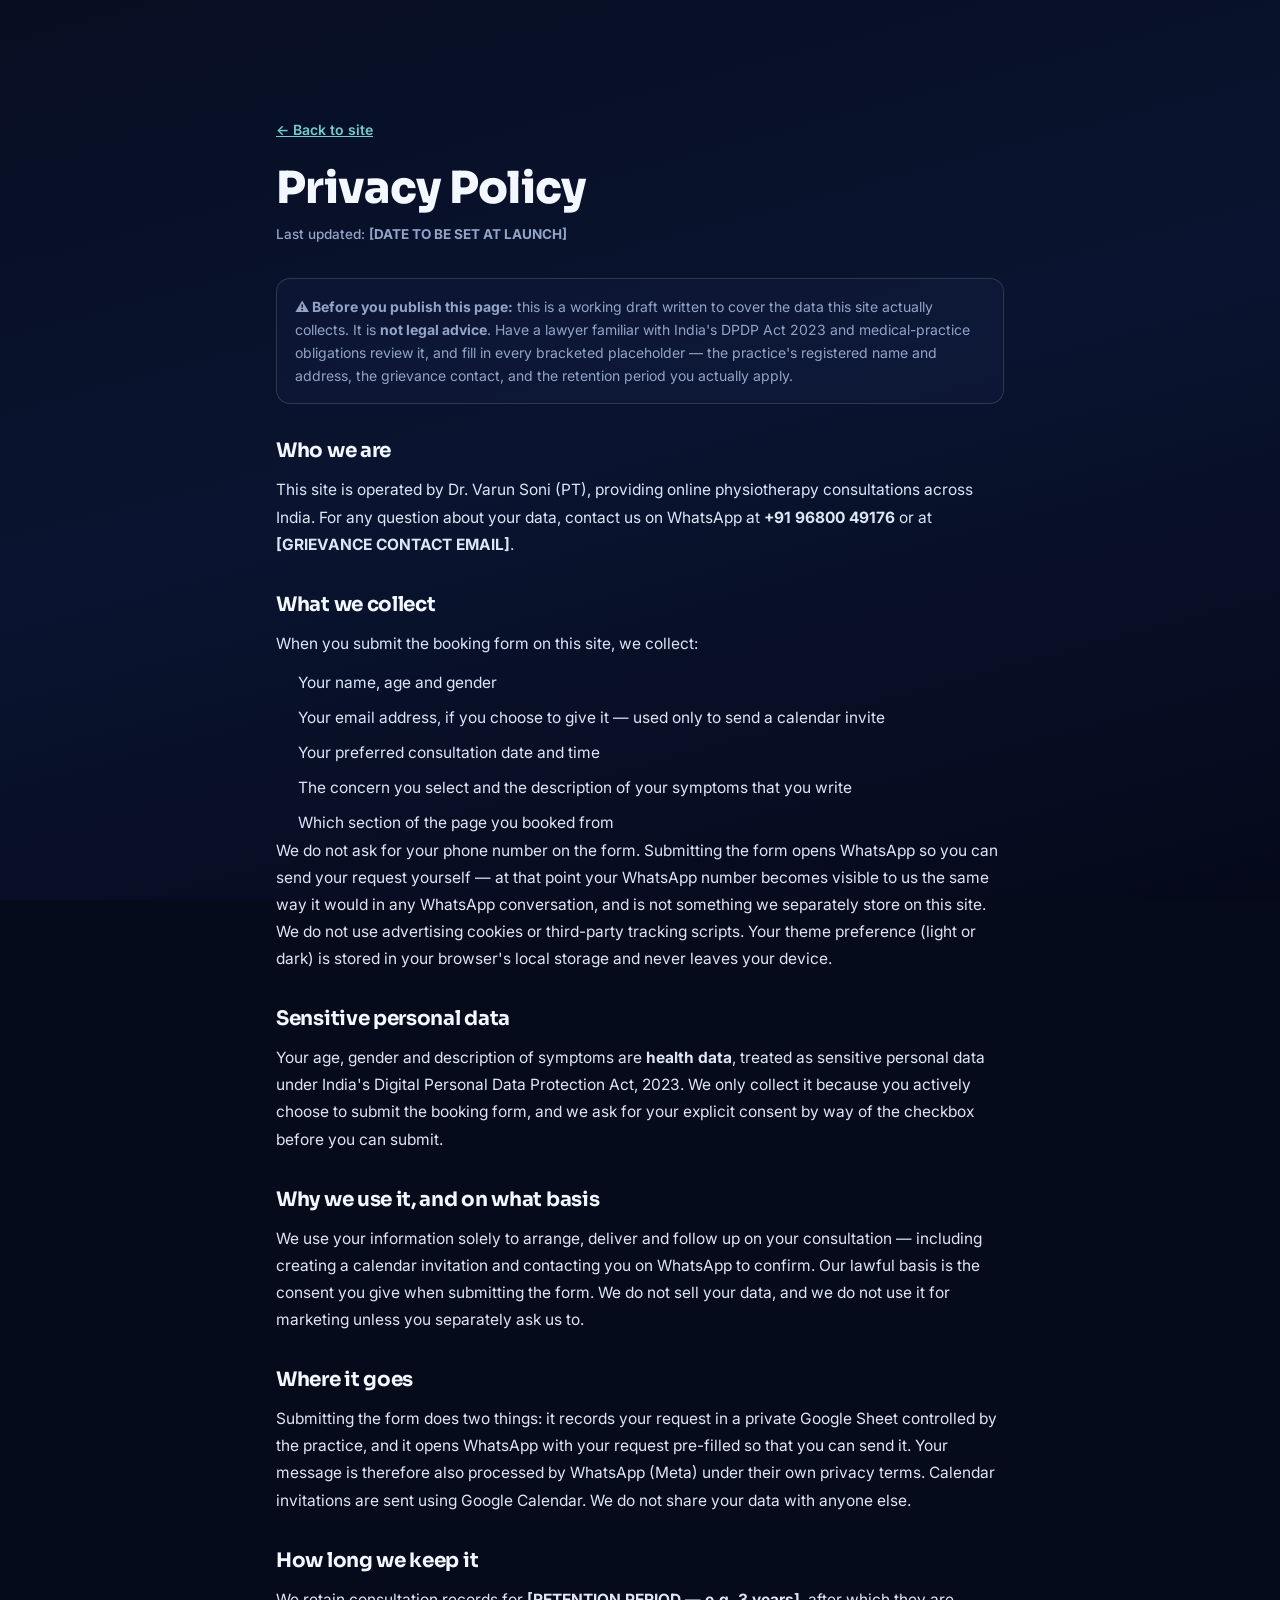
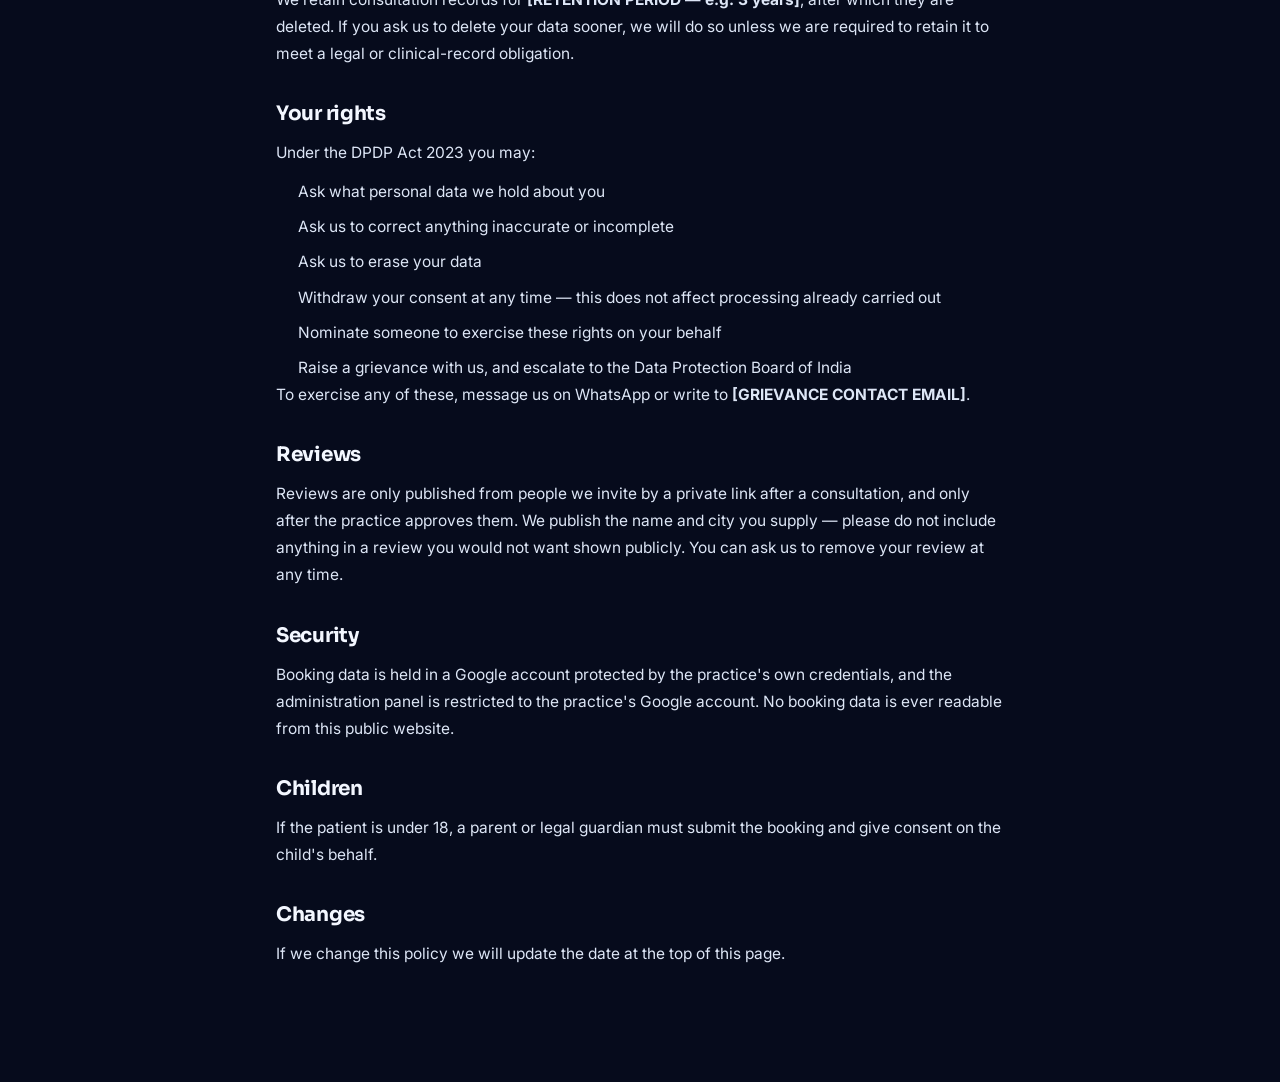
<file: privacy.html>
<!DOCTYPE html>
<html lang="en">

<head>
  <meta charset="UTF-8" />
  <meta name="viewport" content="width=device-width, initial-scale=1.0" />
  <script>
    document.documentElement.classList.add('js');
    (function () {
      var t = null;
      try { t = localStorage.getItem('theme'); } catch (e) { }
      if (t !== 'light' && t !== 'dark') t = 'dark';
      document.documentElement.setAttribute('data-theme', t);
    })();
  </script>
  <title>Privacy Policy — Dr. Varun Soni (PT) Online Physiotherapy</title>
  <meta name="description"
    content="How Dr. Varun Soni (PT) Online Physiotherapy collects, uses, stores and protects your personal and health information." />
  <meta name="theme-color" content="#0F1C42" />
  <meta name="robots" content="index, follow" />
  <link rel="canonical" href="https://drvarunsoni.in/privacy.html" />
  <link rel="icon" href="assets/favicon.svg" type="image/svg+xml" />
  <link rel="preconnect" href="https://fonts.googleapis.com" />
  <link rel="preconnect" href="https://fonts.gstatic.com" crossorigin />
  <link
    href="https://fonts.googleapis.com/css2?family=Sora:wght@400;600;700;800&family=Inter:wght@400;500;600;700&display=swap"
    rel="stylesheet" />
  <link rel="stylesheet" href="styles.css?v=13" />
  <style>
    .legal {
      max-width: 780px;
      margin-inline: auto;
    }

    .legal h1 {
      font: 800 clamp(30px, 5vw, 44px)/1.15 var(--f-head);
      color: var(--heading);
      margin-bottom: 10px;
    }

    .legal .updated {
      font: 500 13.5px/1.5 var(--f-body);
      color: var(--muted);
      margin-bottom: 34px;
    }

    .legal h2 {
      font: 700 20px/1.3 var(--f-head);
      color: var(--heading);
      margin: 34px 0 12px;
    }

    .legal p,
    .legal li {
      font: 400 15.5px/1.75 var(--f-body);
      color: var(--text);
    }

    .legal ul {
      margin: 12px 0 0 22px;
      display: grid;
      gap: 8px;
    }

    .legal a {
      color: var(--accent-text);
      text-decoration: underline;
    }

    .legal .back {
      display: inline-block;
      margin-bottom: 26px;
      font: 600 14px/1 var(--f-body);
      color: var(--accent-text);
    }

    .legal .note {
      margin-top: 14px;
      padding: 16px 18px;
      border-radius: 14px;
      background: var(--glass-card);
      border: 1px solid var(--glass-border);
      font: 400 14px/1.65 var(--f-body);
      color: var(--muted);
    }
  </style>
</head>

<body>
  <main id="main">
    <section class="section">
      <div class="container legal">
        <a class="back" href="index.html">&larr; Back to site</a>
        <h1>Privacy Policy</h1>
        <p class="updated">Last updated: <!-- TODO: set the real publication date --><b>[DATE TO BE SET AT LAUNCH]</b>
        </p>

        <div class="note">
          <b>⚠ Before you publish this page:</b> this is a working draft written to cover the
          data this site actually collects. It is <b>not legal advice</b>. Have a lawyer
          familiar with India's DPDP Act 2023 and medical-practice obligations review it,
          and fill in every bracketed placeholder — the practice's registered name and
          address, the grievance contact, and the retention period you actually apply.
        </div>

        <h2>Who we are</h2>
        <p>
          This site is operated by Dr. Varun Soni (PT), providing online physiotherapy
          consultations across India. For any question about your data, contact us on
          WhatsApp at <b>+91 96800 49176</b> or at
          <b>[GRIEVANCE CONTACT EMAIL]</b>.
        </p>

        <h2>What we collect</h2>
        <p>When you submit the booking form on this site, we collect:</p>
        <ul>
          <li>Your name, age and gender</li>
          <li>Your email address, if you choose to give it — used only to send a calendar invite</li>
          <li>Your preferred consultation date and time</li>
          <li>The concern you select and the description of your symptoms that you write</li>
          <li>Which section of the page you booked from</li>
        </ul>
        <p>
          We do not ask for your phone number on the form. Submitting the form opens
          WhatsApp so you can send your request yourself — at that point your WhatsApp
          number becomes visible to us the same way it would in any WhatsApp
          conversation, and is not something we separately store on this site.
        </p>
        <p>
          We do not use advertising cookies or third-party tracking scripts. Your theme
          preference (light or dark) is stored in your browser's local storage and never
          leaves your device.
        </p>

        <h2>Sensitive personal data</h2>
        <p>
          Your age, gender and description of symptoms are <b>health data</b>, treated as
          sensitive personal data under India's Digital Personal Data Protection Act, 2023.
          We only collect it because you actively choose to submit the booking form, and we
          ask for your explicit consent by way of the checkbox before you can submit.
        </p>

        <h2>Why we use it, and on what basis</h2>
        <p>
          We use your information solely to arrange, deliver and follow up on your
          consultation — including creating a calendar invitation and contacting you on
          WhatsApp to confirm. Our lawful basis is the consent you give when submitting the
          form. We do not sell your data, and we do not use it for marketing unless you
          separately ask us to.
        </p>

        <h2>Where it goes</h2>
        <p>
          Submitting the form does two things: it records your request in a private
          Google Sheet controlled by the practice, and it opens WhatsApp with your request
          pre-filled so that you can send it. Your message is therefore also processed by
          WhatsApp (Meta) under their own privacy terms. Calendar invitations are sent
          using Google Calendar. We do not share your data with anyone else.
        </p>

        <h2>How long we keep it</h2>
        <p>
          We retain consultation records for <b>[RETENTION PERIOD — e.g. 3 years]</b>, after
          which they are deleted. If you ask us to delete your data sooner, we will do so
          unless we are required to retain it to meet a legal or clinical-record obligation.
        </p>

        <h2>Your rights</h2>
        <p>Under the DPDP Act 2023 you may:</p>
        <ul>
          <li>Ask what personal data we hold about you</li>
          <li>Ask us to correct anything inaccurate or incomplete</li>
          <li>Ask us to erase your data</li>
          <li>Withdraw your consent at any time — this does not affect processing already carried out</li>
          <li>Nominate someone to exercise these rights on your behalf</li>
          <li>Raise a grievance with us, and escalate to the Data Protection Board of India</li>
        </ul>
        <p>To exercise any of these, message us on WhatsApp or write to <b>[GRIEVANCE CONTACT EMAIL]</b>.</p>

        <h2>Reviews</h2>
        <p>
          Reviews are only published from people we invite by a private link after a
          consultation, and only after the practice approves them. We publish the name and
          city you supply — please do not include anything in a review you would not want
          shown publicly. You can ask us to remove your review at any time.
        </p>

        <h2>Security</h2>
        <p>
          Booking data is held in a Google account protected by the practice's own
          credentials, and the administration panel is restricted to the practice's Google
          account. No booking data is ever readable from this public website.
        </p>

        <h2>Children</h2>
        <p>
          If the patient is under 18, a parent or legal guardian must submit the booking and
          give consent on the child's behalf.
        </p>

        <h2>Changes</h2>
        <p>
          If we change this policy we will update the date at the top of this page.
        </p>
      </div>
    </section>
  </main>
</body>

</html>
</file>
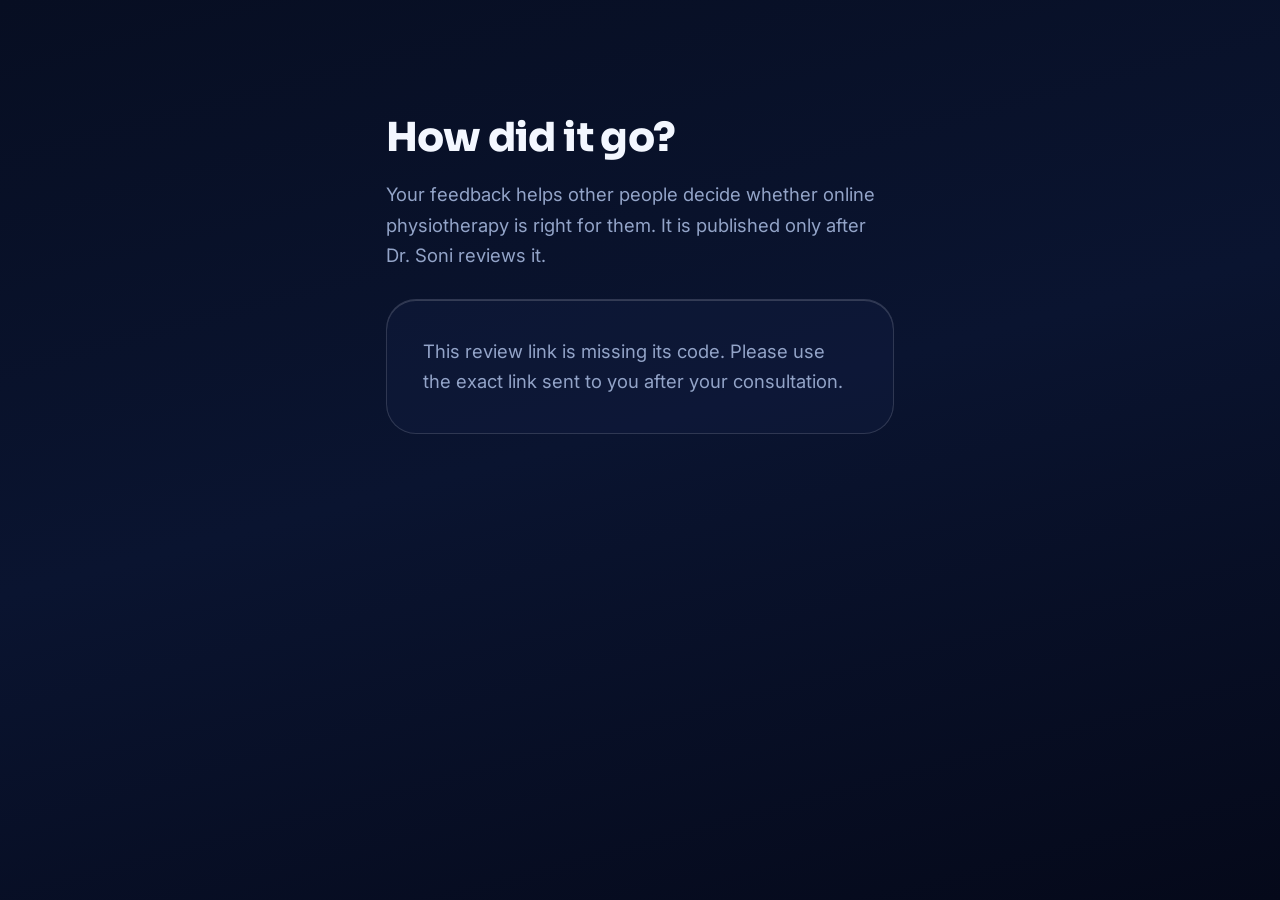
<file: review.html>
<!DOCTYPE html>
<html lang="en">

<head>
  <meta charset="UTF-8" />
  <meta name="viewport" content="width=device-width, initial-scale=1.0" />
  <script>
    document.documentElement.classList.add('js');
    (function () {
      var t = null;
      try { t = localStorage.getItem('theme'); } catch (e) { }
      if (t !== 'light' && t !== 'dark') t = 'dark';
      document.documentElement.setAttribute('data-theme', t);
    })();
  </script>
  <title>Leave a Review — Dr. Varun Soni (PT)</title>
  <meta name="description" content="Share your experience of your online physiotherapy consultation." />
  <meta name="theme-color" content="#0F1C42" />
  <!-- Private, per-patient link: keep it out of search results. -->
  <meta name="robots" content="noindex, nofollow" />
  <link rel="icon" href="assets/favicon.svg" type="image/svg+xml" />
  <link rel="preconnect" href="https://fonts.googleapis.com" />
  <link rel="preconnect" href="https://fonts.gstatic.com" crossorigin />
  <link
    href="https://fonts.googleapis.com/css2?family=Sora:wght@400;600;700;800&family=Inter:wght@400;500;600;700&display=swap"
    rel="stylesheet" />
  <link rel="stylesheet" href="styles.css?v=13" />
  <style>
    .rv-wrap {
      max-width: 560px;
      margin-inline: auto;
    }

    .rv-wrap h1 {
      font: 800 clamp(28px, 5vw, 40px)/1.15 var(--f-head);
      color: var(--heading);
      margin-bottom: 10px;
    }

    .rv-wrap .lead {
      margin-bottom: 28px;
    }

    .rv-card {
      background: var(--glass-card);
      border: 1px solid var(--glass-border);
      border-radius: var(--r-lg);
      padding: clamp(24px, 4vw, 36px);
      box-shadow: inset 0 1px 0 var(--glass-hi);
    }

    .stars-in {
      display: flex;
      gap: 6px;
    }

    .stars-in button {
      width: 46px;
      height: 46px;
      border-radius: 12px;
      cursor: pointer;
      border: 1px solid var(--border-strong);
      background: var(--input-bg);
      font-size: 22px;
      line-height: 1;
      color: var(--muted);
      transition: background .18s, color .18s, border-color .18s;
    }

    .stars-in button.on {
      background: var(--teal);
      border-color: var(--teal);
      color: #fff;
    }

    .rv-msg {
      margin-top: 16px;
      text-align: center;
      font: 600 15px/1.5 var(--f-body);
      color: var(--accent-text);
      min-height: 24px;
    }

    .rv-msg[data-state="error"] {
      color: var(--error);
    }

    .rv-done {
      text-align: center;
    }

    .rv-done .tick {
      font-size: 46px;
      line-height: 1;
      color: var(--h-accent);
    }
  </style>
</head>

<body>
  <main id="main">
    <section class="section">
      <div class="container rv-wrap">
        <h1>How did it go?</h1>
        <p class="lead">Your feedback helps other people decide whether online physiotherapy is right for them. It is
          published only after Dr. Soni reviews it.</p>

        <div class="rv-card" id="rvCard">
          <form id="rvForm" novalidate>
            <div class="hp" aria-hidden="true">
              <label for="r-website">Leave this field empty</label>
              <input id="r-website" name="website" type="text" tabindex="-1" autocomplete="off" />
            </div>

            <fieldset class="field">
              <legend>Your rating <span class="req">*</span></legend>
              <div class="stars-in" id="starsIn" role="radiogroup" aria-label="Rating out of five"></div>
            </fieldset>

            <div class="two-col">
              <div class="field">
                <label for="r-name">Your Name <span class="req">*</span></label>
                <input id="r-name" name="name" type="text" autocomplete="name" placeholder="First name is fine"
                  required />
              </div>
              <div class="field">
                <label for="r-city">City</label>
                <input id="r-city" name="city" type="text" placeholder="e.g. Jaipur" />
              </div>
            </div>

            <div class="field">
              <label for="r-text">Your experience <span class="req">*</span></label>
              <textarea id="r-text" name="text"
                placeholder="What did you come in with, and how did the consultation help?" required></textarea>
              <small class="field__hint">Your name and city will be shown publicly if published. Please don't include
                private medical details you'd rather keep off the site.</small>
            </div>

            <button class="btn btn--wa btn--lg btn--block" type="submit" id="rvSubmit">Submit review</button>
            <p class="rv-msg" id="rvMsg" role="status" aria-live="polite"></p>
          </form>
        </div>
      </div>
    </section>
  </main>

  <script>
    (function () {
      "use strict";

      /* Must match the API constant in script.js. */
      var API = "";

      var token = (location.search.match(/[?&]t=([A-Za-z0-9]+)/) || [])[1] || "";
      var rating = 0;
      var form = document.getElementById("rvForm");
      var msg = document.getElementById("rvMsg");
      var card = document.getElementById("rvCard");

      function fail(t) { msg.dataset.state = "error"; msg.textContent = t; }

      if (!token) {
        card.innerHTML = '<p class="lead" style="margin:0">This review link is missing its code. ' +
          'Please use the exact link sent to you after your consultation.</p>';
        return;
      }

      // Star picker — real buttons so it stays keyboard-operable.
      var wrap = document.getElementById("starsIn");
      for (var i = 1; i <= 5; i++) {
        (function (v) {
          var b = document.createElement("button");
          b.type = "button";
          b.textContent = "★";
          b.setAttribute("role", "radio");
          b.setAttribute("aria-checked", "false");
          b.setAttribute("aria-label", v + " star" + (v > 1 ? "s" : ""));
          b.addEventListener("click", function () {
            rating = v;
            Array.prototype.forEach.call(wrap.children, function (c, idx) {
              var on = idx < v;
              c.classList.toggle("on", on);
              c.setAttribute("aria-checked", idx === v - 1 ? "true" : "false");
            });
          });
          wrap.appendChild(b);
        })(i);
      }

      form.addEventListener("submit", function (e) {
        e.preventDefault();
        msg.dataset.state = "";
        msg.textContent = "";

        var name = (form.elements["name"].value || "").trim();
        var city = (form.elements["city"].value || "").trim();
        var text = (form.elements["text"].value || "").trim();

        if (!rating) return fail("Please choose a rating.");
        if (!name) return fail("Please enter your name.");
        if (text.length < 10) return fail("Please write a little more about your experience.");
        if (!API) return fail("Reviews aren't accepting submissions yet. Please try the link again later.");

        var btn = document.getElementById("rvSubmit");
        btn.disabled = true;
        btn.textContent = "Sending…";

        fetch(API, {
          method: "POST",
          headers: { "Content-Type": "text/plain;charset=utf-8" },
          body: JSON.stringify({
            action: "review", token: token, rating: rating,
            name: name, city: city, text: text,
            website: (form.elements["website"].value || "")
          })
        })
          .then(function (r) { return r.json(); })
          .then(function (d) {
            if (d && d.ok) {
              card.innerHTML = '<div class="rv-done"><div class="tick">✓</div>' +
                '<h2 style="margin:14px 0 8px">Thank you</h2>' +
                '<p class="lead" style="margin:0">Your review has been sent to Dr. Soni. ' +
                'It will appear on the site once approved.</p></div>';
              return;
            }
            btn.disabled = false;
            btn.textContent = "Submit review";
            var e2 = d && d.error;
            fail(e2 === "already_used" ? "A review has already been submitted with this link."
              : e2 === "bad_token" ? "This review link isn't recognised. Please check the link sent to you."
                : e2 === "too_short" ? "Please write a little more about your experience."
                  : "Something went wrong. Please try again in a moment.");
          })
          .catch(function () {
            btn.disabled = false;
            btn.textContent = "Submit review";
            fail("Couldn't reach the server. Please check your connection and try again.");
          });
      });
    })();
  </script>
</body>

</html>
</file>
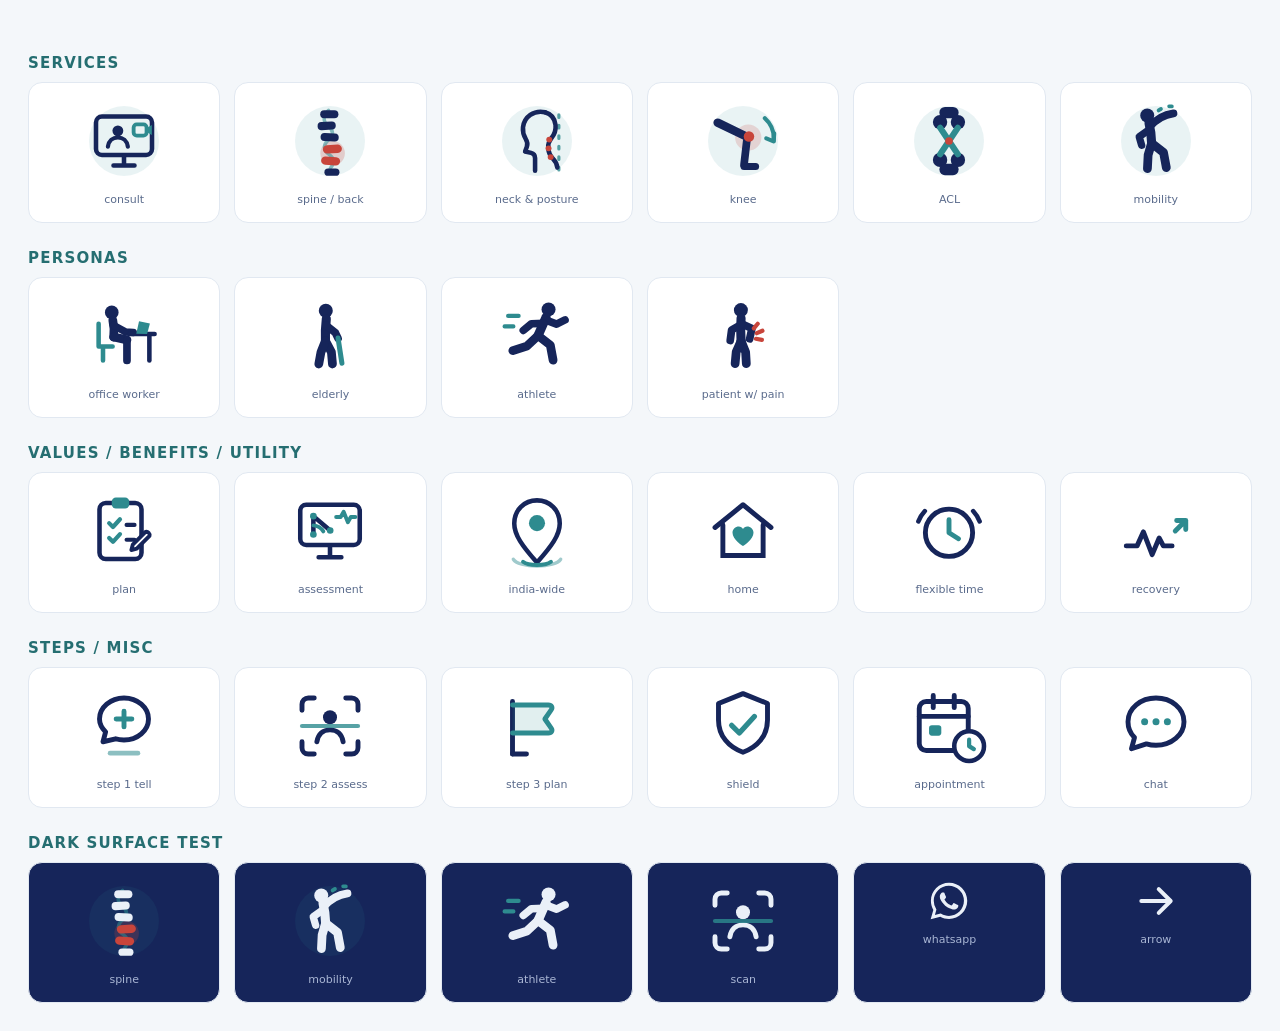
<file: assets/icon-lab.html>
<!doctype html>
<html><head><meta charset="utf-8"><title>Icon Lab V2</title>
<style>
  body{font-family:Segoe UI,system-ui,sans-serif;background:#F4F7FA;margin:0;padding:28px;color:#0F1C42}
  h2{font-size:15px;margin:26px 0 10px;letter-spacing:.08em;text-transform:uppercase;color:#256E71}
  .grid{display:grid;grid-template-columns:repeat(6,1fr);gap:14px}
  .cell{background:#fff;border:1px solid #E1E8F1;border-radius:14px;padding:16px 8px;display:flex;flex-direction:column;align-items:center;gap:10px}
  .cell.dark{background:#16255A;color:#EAF0F8}
  .cell svg{width:84px;height:84px;color:#16255A}
  .cell.dark svg{color:#EAF0F8}
  .cell span{font-size:11px;color:#5A6B8C;text-align:center}
  .cell.dark span{color:#A9B6D4}
  .small svg{width:44px;height:44px}
</style></head><body>

<!-- ============ SPRITE ============ -->
<svg xmlns="http://www.w3.org/2000/svg" style="display:none">

  <!-- ===== SERVICE: Online Consultation ===== -->
  <symbol id="ic-consult" viewBox="0 0 48 48" fill="none">
    <circle cx="24" cy="24" r="20" fill="#2E8B8F" opacity=".10"/>
    <rect x="8" y="10" width="32" height="22" rx="3.4" stroke="currentColor" stroke-width="2.6"/>
    <path d="M18 38h12M24 32.4V38" stroke="currentColor" stroke-width="2.6" stroke-linecap="round"/>
    <!-- therapist bust on screen -->
    <circle cx="20.5" cy="18.2" r="3.1" fill="currentColor"/>
    <path d="M14.8 27.2c.5-3.4 2.8-5.2 5.7-5.2s5.2 1.8 5.7 5.2" stroke="currentColor" stroke-width="2.4" stroke-linecap="round"/>
    <!-- video chip -->
    <rect x="29.5" y="14.5" width="7.4" height="6.4" rx="1.8" stroke="#2E8B8F" stroke-width="2.2"/>
    <path d="M36.9 16.6l3-1.7v5.6l-3-1.7" fill="#2E8B8F"/>
  </symbol>

  <!-- ===== SERVICE: Back Pain / Spine ===== -->
  <symbol id="ic-spine" viewBox="0 0 48 48" fill="none">
    <circle cx="24" cy="24" r="20" fill="#2E8B8F" opacity=".10"/>
    <circle cx="25.5" cy="31" r="7" fill="#C8453B" opacity=".22"/>
    <!-- spinal curve -->
    <path d="M23.2 6.5c-3.4 3.2-3.4 6.4 0 9.1 3 2.4 3 5.4 0 7.8-3.2 2.6-3.2 5.9.4 8.4 3 2.1 3.2 5 .6 7.7" stroke="#2E8B8F" stroke-width="2" stroke-linecap="round" opacity=".55"/>
    <!-- vertebrae -->
    <g fill="currentColor">
      <rect x="18.4" y="6.4" width="10.4" height="4.6" rx="2.3"/>
      <rect x="16.9" y="13" width="10.4" height="4.6" rx="2.3" transform="rotate(-4 22.1 15.3)"/>
      <rect x="18.6" y="19.6" width="10.4" height="4.6" rx="2.3" transform="rotate(3 23.8 21.9)"/>
    </g>
    <g fill="#C8453B">
      <rect x="19.9" y="26.2" width="10.9" height="4.8" rx="2.4" transform="rotate(-3 25.3 28.6)"/>
      <rect x="18.9" y="33" width="10.9" height="4.8" rx="2.4" transform="rotate(4 24.3 35.4)"/>
    </g>
    <rect x="20.8" y="39.7" width="8.6" height="4.2" rx="2.1" fill="currentColor"/>
  </symbol>

  <!-- ===== SERVICE: Neck & Posture ===== -->
  <symbol id="ic-neck" viewBox="0 0 48 48" fill="none">
    <circle cx="24" cy="24" r="20" fill="#2E8B8F" opacity=".10"/>
    <!-- vertical alignment guide behind the nape -->
    <path d="M36.5 9v32" stroke="#2E8B8F" stroke-width="1.8" stroke-dasharray="1.5 4.5" stroke-linecap="round" opacity=".8"/>
    <!-- head profile -->
    <path d="M28.6 7.6c-6.4-1.4-11.9 2.6-12.6 8.6-.3 2.6.4 4.7 1.6 6.7 1 1.6 1.2 2.7.6 4.4l-1 2.7 3.4.8c1.6.4 2.3 1.2 2.3 2.9V41" stroke="currentColor" stroke-width="2.6" stroke-linecap="round" stroke-linejoin="round"/>
    <path d="M28.6 7.6c3.4 1 5.6 3.6 6 7.2.3 3-.6 5.4-2.4 7.6-1.4 1.8-2 3.4-1.8 5.6.2 2.6 1 4.4 2.8 6.2 1.5 1.5 2.2 3 2.4 5" stroke="currentColor" stroke-width="2.6" stroke-linecap="round"/>
    <!-- cervical vertebrae along the nape -->
    <g fill="#C8453B">
      <circle cx="31" cy="23.2" r="1.7"/>
      <circle cx="30.6" cy="28.2" r="1.7"/>
      <circle cx="31.8" cy="33.2" r="1.7"/>
    </g>
  </symbol>

  <!-- ===== SERVICE: Knee Pain ===== -->
  <symbol id="ic-knee" viewBox="0 0 48 48" fill="none">
    <circle cx="24" cy="24" r="20" fill="#2E8B8F" opacity=".10"/>
    <circle cx="27" cy="22" r="7.5" fill="#C8453B" opacity=".18"/>
    <!-- thigh: hip to knee -->
    <path d="M9.5 13.5L25 21" stroke="currentColor" stroke-width="4.8" stroke-linecap="round"/>
    <!-- shin: knee down -->
    <path d="M26.2 23.6L24.6 37.5" stroke="currentColor" stroke-width="4.4" stroke-linecap="round"/>
    <!-- foot -->
    <path d="M24.6 38.5h6.6" stroke="currentColor" stroke-width="4" stroke-linecap="round"/>
    <!-- patella -->
    <circle cx="27.4" cy="21.4" r="3" fill="#C8453B"/>
    <!-- range-of-motion arc -->
    <path d="M36.5 11a15.5 15.5 0 015 13" stroke="#2E8B8F" stroke-width="2.4" stroke-linecap="round"/>
    <path d="M41.8 19.6l-.3 4.6-4.2-1.7" stroke="#2E8B8F" stroke-width="2.4" stroke-linecap="round" stroke-linejoin="round"/>
  </symbol>

  <!-- ===== SERVICE: ACL Rehab ===== -->
  <symbol id="ic-acl" viewBox="0 0 48 48" fill="none">
    <circle cx="24" cy="24" r="20" fill="#2E8B8F" opacity=".10"/>
    <!-- femur: shaft + condyles -->
    <rect x="18.5" y="4.5" width="11" height="6.5" rx="3.2" fill="currentColor"/>
    <circle cx="18.9" cy="13.2" r="4.1" fill="currentColor"/>
    <circle cx="29.1" cy="13.2" r="4.1" fill="currentColor"/>
    <!-- tibia: condyles + shaft -->
    <circle cx="18.9" cy="34.8" r="4.1" fill="currentColor"/>
    <circle cx="29.1" cy="34.8" r="4.1" fill="currentColor"/>
    <rect x="18.5" y="37" width="11" height="6.5" rx="3.2" fill="currentColor"/>
    <!-- crossing ligaments -->
    <path d="M19 16.5l10 15M29 16.5l-10 15" stroke="#2E8B8F" stroke-width="3.6" stroke-linecap="round"/>
    <circle cx="24" cy="24" r="2.2" fill="#C8453B"/>
  </symbol>

  <!-- ===== SERVICE: Full-body Mobility (side-bend reach) ===== -->
  <symbol id="ic-mobility" viewBox="0 0 48 48" fill="none">
    <circle cx="24" cy="24" r="20" fill="#2E8B8F" opacity=".10"/>
    <circle cx="19" cy="9.4" r="4" fill="currentColor"/>
    <!-- torso -->
    <path d="M20 13.8c1 3.8 1.4 7.4 1.5 11.4" stroke="currentColor" stroke-width="5.2" stroke-linecap="round"/>
    <!-- arm reaching up and out -->
    <path d="M20.5 15.8C24 11.6 28.5 9 34 8.2" stroke="currentColor" stroke-width="4.4" stroke-linecap="round"/>
    <!-- lower arm to hip -->
    <path d="M20.2 17.4l-5.8 4.2 1.4 4.8" stroke="currentColor" stroke-width="4.2" stroke-linecap="round" stroke-linejoin="round"/>
    <!-- planted leg -->
    <path d="M21.5 25.2l-2 6.8-.4 7.8" stroke="currentColor" stroke-width="5" stroke-linecap="round" stroke-linejoin="round"/>
    <!-- stepped-out leg -->
    <path d="M21.5 25.2l6.8 5.4 1.6 8.6" stroke="currentColor" stroke-width="5" stroke-linecap="round" stroke-linejoin="round"/>
    <!-- motion echo above the reach -->
    <path d="M25.5 6.5c3.8-2.6 8.2-3 12.4-1.2" stroke="#2E8B8F" stroke-width="2.2" stroke-linecap="round" stroke-dasharray="1.5 5"/>
  </symbol>

  <!-- ===== VALUE: Personalized Plan ===== -->
  <symbol id="ic-plan" viewBox="0 0 48 48" fill="none">
    <rect x="10" y="8" width="24" height="32" rx="3.6" stroke="currentColor" stroke-width="2.6"/>
    <rect x="17" y="4.8" width="10" height="6.4" rx="2.4" fill="#2E8B8F"/>
    <path d="M15.5 19.5l2.2 2.2 4-4.4" stroke="#2E8B8F" stroke-width="2.4" stroke-linecap="round" stroke-linejoin="round"/>
    <path d="M25.5 20.5h4.5" stroke="currentColor" stroke-width="2.4" stroke-linecap="round"/>
    <path d="M15.5 28l2.2 2.2 4-4.4" stroke="#2E8B8F" stroke-width="2.4" stroke-linecap="round" stroke-linejoin="round"/>
    <path d="M25.5 29h4.5" stroke="currentColor" stroke-width="2.4" stroke-linecap="round"/>
    <path d="M38.6 26.8l-7.3 7.3-3.1.8.8-3.1 7.3-7.3a1.9 1.9 0 012.3 2.3z" fill="#fff" stroke="currentColor" stroke-width="2.2" stroke-linejoin="round"/>
  </symbol>

  <!-- ===== VALUE: Online Assessment ===== -->
  <symbol id="ic-assess" viewBox="0 0 48 48" fill="none">
    <rect x="7" y="9" width="34" height="23" rx="3.4" stroke="currentColor" stroke-width="2.6"/>
    <path d="M17.5 39h13M24 32.6V39" stroke="currentColor" stroke-width="2.6" stroke-linecap="round"/>
    <!-- ROM angle measure -->
    <path d="M14.5 26V15.5l9.6 8.2" stroke="currentColor" stroke-width="2.6" stroke-linecap="round" stroke-linejoin="round"/>
    <path d="M14.5 20.8a7.4 7.4 0 015.7 3.4" stroke="#2E8B8F" stroke-width="2.2" stroke-linecap="round"/>
    <circle cx="14.5" cy="15.5" r="1.9" fill="#2E8B8F"/>
    <circle cx="24.1" cy="23.7" r="1.9" fill="#2E8B8F"/>
    <circle cx="14.5" cy="26" r="1.9" fill="#2E8B8F"/>
    <!-- pulse -->
    <path d="M27.5 16h2.6l1.7-3 2.4 6 1.7-3h2.6" stroke="#2E8B8F" stroke-width="2.2" stroke-linecap="round" stroke-linejoin="round"/>
  </symbol>

  <!-- ===== VALUE: India-wide ===== -->
  <symbol id="ic-india" viewBox="0 0 48 48" fill="none">
    <path d="M24 42c8.4-9.5 13-15.7 13-22.3C37 12 31.2 6.5 24 6.5S11 12 11 19.7C11 26.3 15.6 32.5 24 42z" stroke="currentColor" stroke-width="2.6" stroke-linejoin="round"/>
    <circle cx="24" cy="19.5" r="4.6" fill="#2E8B8F"/>
    <path d="M16 41.6a8.6 2.9 0 0016 0" stroke="#2E8B8F" stroke-width="2.2" stroke-linecap="round"/>
    <path d="M10.5 40.2a13.8 4.8 0 0027 0" stroke="#2E8B8F" stroke-width="2" stroke-linecap="round" opacity=".45"/>
  </symbol>

  <!-- ===== PERSONA: Office worker ===== -->
  <symbol id="ic-office" viewBox="0 0 48 48" fill="none">
    <!-- chair -->
    <path d="M9.5 17v13M9.5 30h8M12 30v8" stroke="#2E8B8F" stroke-width="2.6" stroke-linecap="round" stroke-linejoin="round"/>
    <!-- figure -->
    <circle cx="17" cy="10.5" r="3.9" fill="currentColor"/>
    <path d="M17.6 15c.8 3.4.9 6.2.5 9.6" stroke="currentColor" stroke-width="5" stroke-linecap="round"/>
    <path d="M17.9 17.8l6.8 3.8 4.6.4" stroke="currentColor" stroke-width="4.2" stroke-linecap="round" stroke-linejoin="round"/>
    <path d="M18.1 24.6l7.6 1.6" stroke="currentColor" stroke-width="5" stroke-linecap="round"/>
    <path d="M25.7 26.4v11.6" stroke="currentColor" stroke-width="4.4" stroke-linecap="round"/>
    <!-- desk with laptop -->
    <path d="M27 22.9h14.5" stroke="currentColor" stroke-width="2.6" stroke-linecap="round"/>
    <path d="M38.5 23v15" stroke="currentColor" stroke-width="2.6" stroke-linecap="round"/>
    <path d="M31 22.7l1.6-7.2 6.2 1.4-1.6 5.9z" fill="#2E8B8F"/>
  </symbol>

  <!-- ===== PERSONA: Elderly ===== -->
  <symbol id="ic-elderly" viewBox="0 0 48 48" fill="none">
    <circle cx="21.6" cy="9.6" r="4" fill="currentColor"/>
    <path d="M21.9 14.2c-.5 4.4-.7 8.4-.5 12.6" stroke="currentColor" stroke-width="5.2" stroke-linecap="round"/>
    <!-- arm to cane -->
    <path d="M21.7 17.8l5.4 4.4 1.5 3.2" stroke="currentColor" stroke-width="4.4" stroke-linecap="round" stroke-linejoin="round"/>
    <!-- cane (connected to hand) -->
    <path d="M28.6 25.2l2.2 14.3" stroke="#2E8B8F" stroke-width="2.9" stroke-linecap="round"/>
    <!-- legs: modest stride -->
    <path d="M21.4 26.8l3.4 6.4.6 6.8" stroke="currentColor" stroke-width="5" stroke-linecap="round" stroke-linejoin="round"/>
    <path d="M21.4 26.8l-2.6 6.6-1.2 6.6" stroke="currentColor" stroke-width="5" stroke-linecap="round" stroke-linejoin="round"/>
  </symbol>

  <!-- ===== PERSONA: Athlete ===== -->
  <symbol id="ic-athlete" viewBox="0 0 48 48" fill="none">
    <circle cx="30.6" cy="8.8" r="4" fill="currentColor"/>
    <!-- torso lean -->
    <path d="M29.2 13.2l-4.6 10.6" stroke="currentColor" stroke-width="5.2" stroke-linecap="round"/>
    <!-- arms -->
    <path d="M28.4 14.6l6.8 2.6 4.8-2.4" stroke="currentColor" stroke-width="4.4" stroke-linecap="round" stroke-linejoin="round"/>
    <path d="M27.8 16.8l-7 .2-4.6 3.8" stroke="currentColor" stroke-width="4.4" stroke-linecap="round" stroke-linejoin="round"/>
    <!-- front leg -->
    <path d="M24.6 23.8l7 5.4 1.6 8.6" stroke="currentColor" stroke-width="5" stroke-linecap="round" stroke-linejoin="round"/>
    <!-- back leg -->
    <path d="M24.6 23.8l-6.4 6-8 2.6" stroke="currentColor" stroke-width="5" stroke-linecap="round" stroke-linejoin="round"/>
    <!-- speed dashes -->
    <path d="M7.5 12.5h6M5.5 18.5h5" stroke="#2E8B8F" stroke-width="2.4" stroke-linecap="round"/>
  </symbol>

  <!-- ===== PERSONA: Patient with pain ===== -->
  <symbol id="ic-painpt" viewBox="0 0 48 48" fill="none">
    <circle cx="22.8" cy="9.2" r="4" fill="currentColor"/>
    <path d="M22.9 13.8c-.3 4.5-.3 8.6 0 13" stroke="currentColor" stroke-width="5.2" stroke-linecap="round"/>
    <!-- hand to lower back -->
    <path d="M22.9 16.9l6.2 2.8-1.3 5.9" stroke="currentColor" stroke-width="4.4" stroke-linecap="round" stroke-linejoin="round"/>
    <!-- other arm -->
    <path d="M22.9 17.4l-5.4 3.2-.8 6" stroke="currentColor" stroke-width="4.4" stroke-linecap="round" stroke-linejoin="round"/>
    <!-- legs -->
    <path d="M22.9 26.8l2.6 6.4.4 6.6" stroke="currentColor" stroke-width="5" stroke-linecap="round" stroke-linejoin="round"/>
    <path d="M22.9 26.8l-2.8 6.4-.6 6.6" stroke="currentColor" stroke-width="5" stroke-linecap="round" stroke-linejoin="round"/>
    <!-- pain spark -->
    <path d="M31.9 22.4l3.2-1.4M31.4 25.6l3.4.6M30.2 19.6l2.2-2.6" stroke="#C8453B" stroke-width="2.4" stroke-linecap="round"/>
  </symbol>

  <!-- ===== BENEFIT: Home ===== -->
  <symbol id="ic-home" viewBox="0 0 48 48" fill="none">
    <path d="M8 22L24 9l16 13" stroke="currentColor" stroke-width="2.8" stroke-linecap="round" stroke-linejoin="round"/>
    <path d="M12.5 20.5V38h23V20.5" stroke="currentColor" stroke-width="2.8" stroke-linecap="round"/>
    <path d="M24 32.6s-6-3.7-6-7.6c0-2.1 1.7-3.6 3.6-3.6 1 0 2 .5 2.4 1.4.4-.9 1.4-1.4 2.4-1.4 1.9 0 3.6 1.5 3.6 3.6 0 3.9-6 7.6-6 7.6z" fill="#2E8B8F"/>
  </symbol>

  <!-- ===== BENEFIT: Flexible time ===== -->
  <symbol id="ic-clock" viewBox="0 0 48 48" fill="none">
    <circle cx="24" cy="25" r="13.5" stroke="currentColor" stroke-width="2.8"/>
    <path d="M24 17.5V25l5.4 3.4" stroke="#2E8B8F" stroke-width="2.8" stroke-linecap="round" stroke-linejoin="round"/>
    <path d="M37.8 12.6a19 19 0 013.7 5.9M10.2 12.6a19 19 0 00-3.7 5.9" stroke="currentColor" stroke-width="2.6" stroke-linecap="round"/>
  </symbol>

  <!-- ===== BENEFIT: Recovery ===== -->
  <symbol id="ic-recovery" viewBox="0 0 48 48" fill="none">
    <path d="M7 32.5h6.2l3.6-8 5 13 4-9.5 2.4 4.5h5" stroke="currentColor" stroke-width="2.8" stroke-linecap="round" stroke-linejoin="round"/>
    <path d="M35 24l6-6m0 0h-5.2M41 18v5.2" stroke="#2E8B8F" stroke-width="2.8" stroke-linecap="round" stroke-linejoin="round"/>
  </symbol>

  <!-- ===== Shield ===== -->
  <symbol id="ic-shield" viewBox="0 0 48 48" fill="none">
    <path d="M24 5.5l14 5.6v9.4c0 9.3-6 15.7-14 18.5-8-2.8-14-9.2-14-18.5v-9.4z" stroke="currentColor" stroke-width="2.8" stroke-linejoin="round"/>
    <path d="M17.5 23.6l4.4 4.4 8.6-9.4" stroke="#2E8B8F" stroke-width="3" stroke-linecap="round" stroke-linejoin="round"/>
  </symbol>

  <!-- ===== Appointment calendar ===== -->
  <symbol id="ic-cal" viewBox="0 0 48 48" fill="none">
    <rect x="7" y="10" width="28" height="28" rx="4" stroke="currentColor" stroke-width="2.8"/>
    <path d="M7 18.5h28M15 6.5v7M27 6.5v7" stroke="currentColor" stroke-width="2.8" stroke-linecap="round"/>
    <rect x="12.6" y="23.5" width="7" height="6" rx="1.6" fill="#2E8B8F"/>
    <circle cx="35.5" cy="35.5" r="8.5" fill="#fff" stroke="currentColor" stroke-width="2.6"/>
    <path d="M35.5 31.8v3.7l2.7 1.7" stroke="#2E8B8F" stroke-width="2.4" stroke-linecap="round" stroke-linejoin="round"/>
  </symbol>

  <!-- ===== Chat / enquiry ===== -->
  <symbol id="ic-chat" viewBox="0 0 48 48" fill="none">
    <path d="M40 21.5c0 7.5-7.2 13.5-16 13.5-1.9 0-3.8-.3-5.5-.8L10 37l1.7-6.4C9.4 28.2 8 25 8 21.5 8 14 15.2 8 24 8s16 6 16 13.5z" stroke="currentColor" stroke-width="2.8" stroke-linejoin="round"/>
    <circle cx="17.5" cy="21.5" r="2" fill="#2E8B8F"/>
    <circle cx="24" cy="21.5" r="2" fill="#2E8B8F"/>
    <circle cx="30.5" cy="21.5" r="2" fill="#2E8B8F"/>
  </symbol>

  <!-- ===== Steps mini ===== -->
  <symbol id="ic-step-tell" viewBox="0 0 48 48" fill="none">
    <path d="M38 20c0 6.6-6.3 12-14 12-1.7 0-3.3-.2-4.8-.7L12 33l1.5-5.6C11.3 25.2 10 22.7 10 20c0-6.6 6.3-12 14-12s14 5.4 14 12z" stroke="currentColor" stroke-width="2.8" stroke-linejoin="round"/>
    <path d="M24 15.5v9M19.5 20h9" stroke="#2E8B8F" stroke-width="2.8" stroke-linecap="round"/>
    <path d="M16 39.5h16" stroke="#2E8B8F" stroke-width="2.6" stroke-linecap="round" opacity=".55"/>
  </symbol>
  <symbol id="ic-step-scan" viewBox="0 0 48 48" fill="none">
    <path d="M8 15v-3.4A3.6 3.6 0 0111.6 8H15M33 8h3.4A3.6 3.6 0 0140 11.6V15M40 33v3.4a3.6 3.6 0 01-3.6 3.6H33M15 40h-3.4A3.6 3.6 0 018 36.4V33" stroke="currentColor" stroke-width="2.8" stroke-linecap="round"/>
    <circle cx="24" cy="19" r="4" fill="currentColor"/>
    <path d="M16.5 33c.7-4.4 3.6-6.8 7.5-6.8s6.8 2.4 7.5 6.8" stroke="currentColor" stroke-width="2.8" stroke-linecap="round"/>
    <path d="M8 24h32" stroke="#2E8B8F" stroke-width="2.4" stroke-linecap="round" opacity=".8"/>
  </symbol>
  <symbol id="ic-step-plan" viewBox="0 0 48 48" fill="none">
    <path d="M10 40V10" stroke="currentColor" stroke-width="2.8" stroke-linecap="round"/>
    <path d="M10 12h20.5c1.8 0 2.6 1.4 1.6 2.8L28.5 20l3.6 5.2c1 1.4.2 2.8-1.6 2.8H10" stroke="#2E8B8F" stroke-width="2.8" stroke-linecap="round" stroke-linejoin="round" fill="#2E8B8F" fill-opacity=".14"/>
    <path d="M18 40h-8" stroke="currentColor" stroke-width="2.8" stroke-linecap="round"/>
  </symbol>

  <!-- ===== WhatsApp (official) ===== -->
  <symbol id="ic-wa" viewBox="0 0 24 24" fill="currentColor">
    <path d="M12.04 2C6.58 2 2.13 6.45 2.13 11.91c0 1.75.46 3.45 1.32 4.95L2 22l5.25-1.38c1.45.79 3.08 1.21 4.79 1.21 5.46 0 9.91-4.45 9.91-9.91C21.95 6.45 17.5 2 12.04 2zm0 18.15c-1.52 0-3.01-.41-4.3-1.18l-.31-.18-3.12.82.83-3.04-.2-.31a8.24 8.24 0 01-1.26-4.37c0-4.54 3.7-8.23 8.24-8.23 2.2 0 4.27.86 5.82 2.42a8.18 8.18 0 012.41 5.82c0 4.54-3.7 8.23-8.24 8.23zm4.52-6.16c-.25-.12-1.47-.72-1.69-.81-.23-.08-.39-.12-.56.12-.16.25-.64.81-.79.97-.14.17-.29.19-.54.06-.25-.12-1.05-.39-1.99-1.23-.74-.66-1.23-1.47-1.38-1.72-.14-.25-.02-.38.11-.5.11-.11.25-.29.37-.43.12-.14.16-.25.25-.41.08-.17.04-.31-.02-.43-.06-.12-.56-1.34-.76-1.84-.2-.48-.4-.42-.56-.43-.14-.01-.31-.01-.48-.01-.17 0-.43.06-.66.31-.23.25-.87.85-.87 2.07 0 1.22.89 2.4 1.01 2.56.12.17 1.75 2.67 4.24 3.74.59.26 1.05.41 1.41.52.59.19 1.13.16 1.56.1.48-.07 1.47-.6 1.68-1.18.21-.58.21-1.07.14-1.18-.06-.11-.22-.17-.47-.29z"/>
  </symbol>

  <!-- ===== glyphs ===== -->
  <symbol id="ic-pin" viewBox="0 0 24 24" fill="none">
    <path d="M12 21c4-5 6.5-8 6.5-11a6.5 6.5 0 10-13 0c0 3 2.5 6 6.5 11z" stroke="currentColor" stroke-width="1.9" stroke-linejoin="round"/>
    <circle cx="12" cy="10" r="2.4" fill="currentColor"/>
  </symbol>
  <symbol id="ic-arrow" viewBox="0 0 24 24" fill="none">
    <path d="M4 12h15M13.5 5.5L20 12l-6.5 6.5" stroke="currentColor" stroke-width="2.2" stroke-linecap="round" stroke-linejoin="round"/>
  </symbol>
  <symbol id="ic-chev" viewBox="0 0 24 24" fill="none">
    <path d="M6 9l6 6 6-6" stroke="currentColor" stroke-width="2.4" stroke-linecap="round" stroke-linejoin="round"/>
  </symbol>
  <symbol id="ic-check" viewBox="0 0 24 24" fill="none">
    <circle cx="12" cy="12" r="9" stroke="currentColor" stroke-width="1.9"/>
    <path d="M8 12.4l2.6 2.6 5-5.4" stroke="currentColor" stroke-width="2.1" stroke-linecap="round" stroke-linejoin="round"/>
  </symbol>
  <symbol id="ic-video" viewBox="0 0 24 24" fill="none">
    <rect x="2.5" y="6" width="13" height="12" rx="3" stroke="currentColor" stroke-width="2"/>
    <path d="M15.5 10.2l6-3.4v10.4l-6-3.4" fill="currentColor"/>
  </symbol>
</svg>

<h2>Services</h2>
<div class="grid">
  <div class="cell"><svg><use href="#ic-consult"/></svg><span>consult</span></div>
  <div class="cell"><svg><use href="#ic-spine"/></svg><span>spine / back</span></div>
  <div class="cell"><svg><use href="#ic-neck"/></svg><span>neck & posture</span></div>
  <div class="cell"><svg><use href="#ic-knee"/></svg><span>knee</span></div>
  <div class="cell"><svg><use href="#ic-acl"/></svg><span>ACL</span></div>
  <div class="cell"><svg><use href="#ic-mobility"/></svg><span>mobility</span></div>
</div>

<h2>Personas</h2>
<div class="grid">
  <div class="cell"><svg><use href="#ic-office"/></svg><span>office worker</span></div>
  <div class="cell"><svg><use href="#ic-elderly"/></svg><span>elderly</span></div>
  <div class="cell"><svg><use href="#ic-athlete"/></svg><span>athlete</span></div>
  <div class="cell"><svg><use href="#ic-painpt"/></svg><span>patient w/ pain</span></div>
</div>

<h2>Values / Benefits / Utility</h2>
<div class="grid">
  <div class="cell"><svg><use href="#ic-plan"/></svg><span>plan</span></div>
  <div class="cell"><svg><use href="#ic-assess"/></svg><span>assessment</span></div>
  <div class="cell"><svg><use href="#ic-india"/></svg><span>india-wide</span></div>
  <div class="cell"><svg><use href="#ic-home"/></svg><span>home</span></div>
  <div class="cell"><svg><use href="#ic-clock"/></svg><span>flexible time</span></div>
  <div class="cell"><svg><use href="#ic-recovery"/></svg><span>recovery</span></div>
</div>

<h2>Steps / misc</h2>
<div class="grid">
  <div class="cell"><svg><use href="#ic-step-tell"/></svg><span>step 1 tell</span></div>
  <div class="cell"><svg><use href="#ic-step-scan"/></svg><span>step 2 assess</span></div>
  <div class="cell"><svg><use href="#ic-step-plan"/></svg><span>step 3 plan</span></div>
  <div class="cell"><svg><use href="#ic-shield"/></svg><span>shield</span></div>
  <div class="cell"><svg><use href="#ic-cal"/></svg><span>appointment</span></div>
  <div class="cell"><svg><use href="#ic-chat"/></svg><span>chat</span></div>
</div>

<h2>Dark surface test</h2>
<div class="grid">
  <div class="cell dark"><svg><use href="#ic-spine"/></svg><span>spine</span></div>
  <div class="cell dark"><svg><use href="#ic-mobility"/></svg><span>mobility</span></div>
  <div class="cell dark"><svg><use href="#ic-athlete"/></svg><span>athlete</span></div>
  <div class="cell dark"><svg><use href="#ic-step-scan"/></svg><span>scan</span></div>
  <div class="cell dark small"><svg><use href="#ic-wa"/></svg><span>whatsapp</span></div>
  <div class="cell dark small"><svg><use href="#ic-arrow"/></svg><span>arrow</span></div>
</div>

</body></html>
</file>
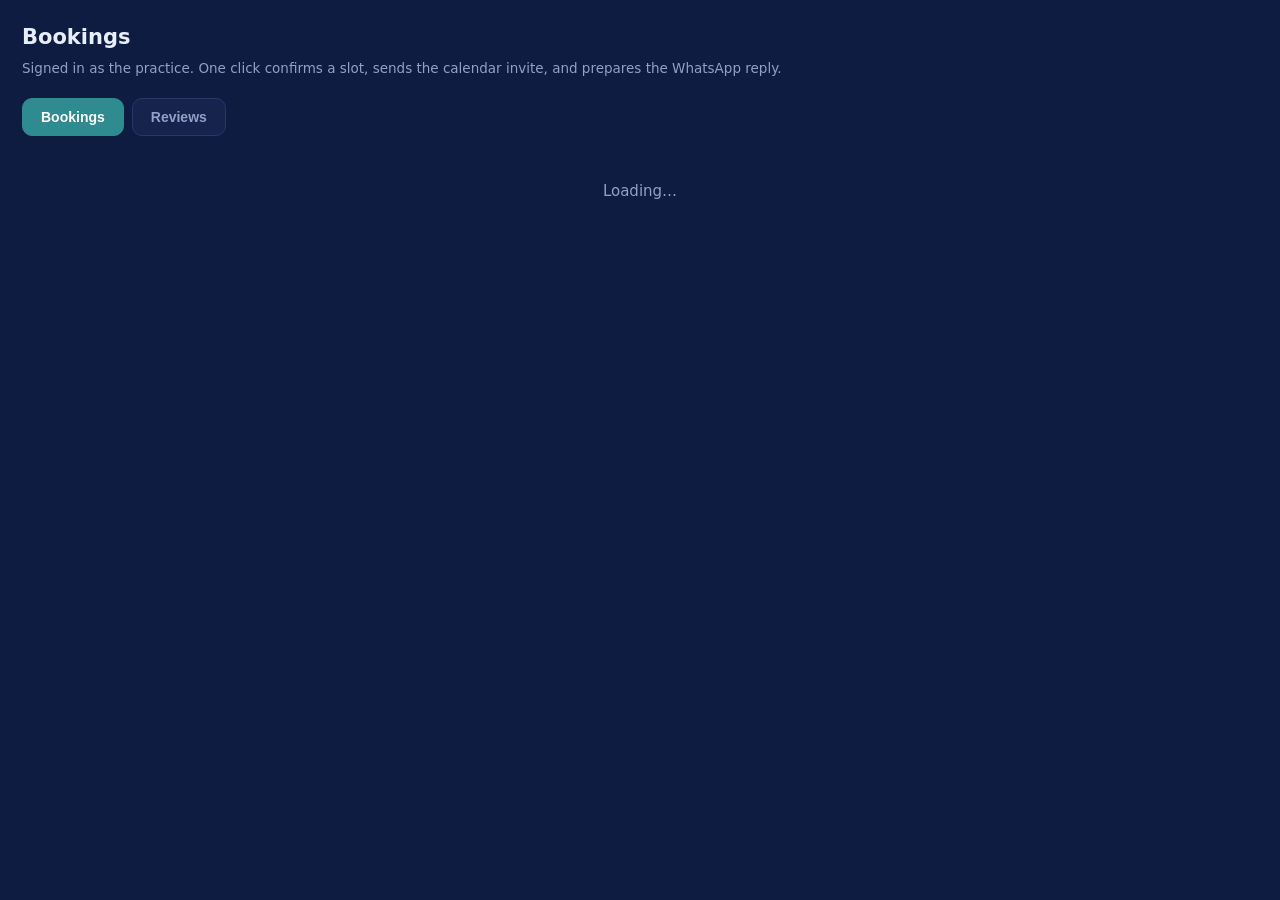
<file: apps-script/admin/Admin.html>
<!DOCTYPE html>
<html>
<head>
<base target="_top">
<style>
  :root { --bg:#0F1C42; --panel:#16234d; --line:#2a3766; --text:#E7EEF9; --muted:#93A0C4;
          --teal:#2E8B8F; --teal-l:#7FD6D9; --amber:#C88A3A; --red:#C8453B; }
  * { box-sizing: border-box; }
  body { margin:0; padding:22px; background:var(--bg); color:var(--text);
         font:15px/1.5 system-ui,-apple-system,Segoe UI,Roboto,sans-serif; }
  h1 { font-size:21px; margin:0 0 4px; }
  .sub { color:var(--muted); font-size:13.5px; margin-bottom:20px; }
  .tabs { display:flex; gap:8px; margin-bottom:18px; }
  .tabs button { flex:0 0 auto; background:var(--panel); color:var(--muted); border:1px solid var(--line);
                 padding:10px 18px; border-radius:10px; cursor:pointer; font-size:14px; font-weight:600; }
  .tabs button.on { background:var(--teal); color:#fff; border-color:var(--teal); }
  .card { background:var(--panel); border:1px solid var(--line); border-radius:12px;
          padding:16px 18px; margin-bottom:12px; }
  .top { display:flex; justify-content:space-between; align-items:flex-start; gap:14px; flex-wrap:wrap; }
  .who { font-weight:700; font-size:16px; }
  .meta { color:var(--muted); font-size:13px; margin-top:3px; }
  .when { color:var(--teal-l); font-weight:600; font-size:14.5px; margin-top:8px; }
  .issue { margin-top:10px; padding-top:10px; border-top:1px solid var(--line);
           color:var(--muted); font-size:13.5px; white-space:pre-wrap; }
  .pill { font-size:11px; font-weight:700; letter-spacing:.06em; text-transform:uppercase;
          padding:4px 9px; border-radius:20px; }
  .pill.pending{ background:rgba(200,138,58,.2); color:#E0A860; }
  .pill.confirmed{ background:rgba(46,139,143,.24); color:var(--teal-l); }
  .pill.declined{ background:rgba(200,69,59,.2); color:#E08A80; }
  .pill.approved{ background:rgba(46,139,143,.24); color:var(--teal-l); }
  .row { display:flex; gap:8px; flex-wrap:wrap; margin-top:13px; }
  .row a, .row button { font-size:13px; font-weight:600; padding:9px 15px; border-radius:9px;
                        border:1px solid var(--line); background:transparent; color:var(--text);
                        cursor:pointer; text-decoration:none; display:inline-block; }
  .row .go { background:var(--teal); border-color:var(--teal); color:#fff; }
  .row .bad { border-color:rgba(200,69,59,.5); color:#E08A80; }
  .row button[disabled] { opacity:.5; cursor:default; }
  .empty { color:var(--muted); padding:26px 0; text-align:center; }
  .note { background:rgba(46,139,143,.14); border:1px solid var(--teal); color:var(--teal-l);
          padding:11px 14px; border-radius:9px; font-size:13px; margin-top:11px; word-break:break-all; }
  .err { background:rgba(200,69,59,.16); border-color:var(--red); color:#E08A80; }
</style>
</head>
<body>
  <h1>Bookings</h1>
  <div class="sub">Signed in as the practice. One click confirms a slot, sends the calendar invite, and prepares the WhatsApp reply.</div>

  <div class="tabs">
    <button id="tB" class="on" onclick="show('b')">Bookings</button>
    <button id="tR" onclick="show('r')">Reviews</button>
  </div>

  <div id="b"><div class="empty">Loading…</div></div>
  <div id="r" style="display:none"><div class="empty">Loading…</div></div>

<script>
  var esc = function (s) {
    return String(s == null ? '' : s).replace(/[&<>"']/g, function (c) {
      return { '&':'&amp;','<':'&lt;','>':'&gt;','"':'&quot;',"'":'&#39;' }[c];
    });
  };

  function show(which) {
    document.getElementById('b').style.display = which === 'b' ? '' : 'none';
    document.getElementById('r').style.display = which === 'r' ? '' : 'none';
    document.getElementById('tB').className = which === 'b' ? 'on' : '';
    document.getElementById('tR').className = which === 'r' ? 'on' : '';
  }

  /* ---------- bookings ---------- */
  function loadBookings() {
    google.script.run.withSuccessHandler(renderBookings)
      .withFailureHandler(function (e) {
        document.getElementById('b').innerHTML = '<div class="note err">' + esc(e.message) + '</div>';
      }).listBookings();
  }

  function renderBookings(list) {
    var el = document.getElementById('b');
    if (!list || !list.length) { el.innerHTML = '<div class="empty">No bookings yet.</div>'; return; }
    el.innerHTML = list.map(function (x) {
      var st = String(x.status || 'pending').toLowerCase();
      return '<div class="card" id="bk' + x.row + '">' +
        '<div class="top"><div>' +
          '<div class="who">' + esc(x.name) + '</div>' +
          '<div class="meta">' + esc(x.age) + ' · ' + esc(x.gender) +
            (x.email ? ' · ' + esc(x.email) : ' · no email given') + '</div>' +
          '<div class="meta">' + esc(x.concern) + ' · via ' + esc(x.source || '—') +
            ' · received ' + esc(x.timestamp) + '</div>' +
          '<div class="when">' + esc(x.date) + ' at ' + esc(x.time) + ' IST</div>' +
        '</div><span class="pill ' + esc(st) + '">' + esc(st) + '</span></div>' +
        '<div class="issue">' + esc(x.issue) + '</div>' +
        '<div class="row">' +
          (st === 'pending'
            ? '<button class="go" onclick="confirmIt(' + x.row + ',this)">Confirm + send invite</button>' +
              '<button class="bad" onclick="setStatus(' + x.row + ',\'declined\')">Decline</button>'
            : '<button onclick="setStatus(' + x.row + ',\'pending\')">Reopen</button>') +
          '<button class="bad" onclick="del(' + x.row + ')">Delete</button>' +
        '</div><div id="out' + x.row + '"></div></div>';
    }).join('');
  }

  function copyText(text, btn) {
    var done = function () { var old = btn.textContent; btn.textContent = 'Copied ✓'; setTimeout(function () { btn.textContent = old; }, 1600); };
    if (navigator.clipboard && navigator.clipboard.writeText) {
      navigator.clipboard.writeText(text).then(done).catch(function () { fallbackCopy(text, done); });
    } else {
      fallbackCopy(text, done);
    }
  }
  function fallbackCopy(text, done) {
    var ta = document.createElement('textarea');
    ta.value = text; ta.style.position = 'fixed'; ta.style.opacity = '0';
    document.body.appendChild(ta); ta.focus(); ta.select();
    try { document.execCommand('copy'); done(); } catch (e) {}
    document.body.removeChild(ta);
  }

  function confirmIt(row, btn) {
    btn.disabled = true; btn.textContent = 'Working…';
    google.script.run.withSuccessHandler(function (res) {
      // No phone on file — the patient already messaged us on WhatsApp to
      // book, so the reply belongs in that same thread, not a fresh wa.me
      // link (which needs a number we don't have).
      document.getElementById('out' + row).innerHTML =
        '<div class="note">' +
          (res.invited ? 'Calendar invite sent to the patient and added to your calendar.'
                       : 'Added to your calendar. No email on file, so no invite was sent.') +
        '</div>' +
        '<div class="note" style="white-space:pre-wrap">' + esc(res.message) + '</div>' +
        '<div class="row">' +
          '<button class="go" onclick="copyText(' + JSON.stringify(res.message) + ', this)">Copy confirmation message</button>' +
          '<button onclick="copyText(' + JSON.stringify(res.reviewLink) + ', this)">Copy review link</button>' +
        '</div>' +
        '<div class="meta" style="margin-top:8px">Paste the confirmation into the WhatsApp chat this patient already started with you.</div>';
      loadBookings();
    }).withFailureHandler(function (e) {
      btn.disabled = false; btn.textContent = 'Confirm + send invite';
      document.getElementById('out' + row).innerHTML = '<div class="note err">' + esc(e.message) + '</div>';
    }).confirmBooking(row);
  }

  function setStatus(row, s) {
    google.script.run.withSuccessHandler(loadBookings).setBookingStatus(row, s);
  }
  function del(row) {
    if (!confirm('Delete this booking permanently?')) return;
    google.script.run.withSuccessHandler(loadBookings).deleteBooking(row);
  }

  /* ---------- reviews ---------- */
  function loadReviews() {
    google.script.run.withSuccessHandler(renderReviews).listReviews();
  }
  function renderReviews(list) {
    var el = document.getElementById('r');
    if (!list || !list.length) { el.innerHTML = '<div class="empty">No reviews submitted yet.</div>'; return; }
    el.innerHTML = list.map(function (x) {
      var st = String(x.status || 'pending').toLowerCase();
      return '<div class="card">' +
        '<div class="top"><div>' +
          '<div class="who">' + esc(x.name) + (x.city ? ' · ' + esc(x.city) : '') + '</div>' +
          '<div class="meta">' + esc(x.rating) + '/5 · ' + esc(x.timestamp) + '</div>' +
        '</div><span class="pill ' + esc(st) + '">' + esc(st) + '</span></div>' +
        '<div class="issue">' + esc(x.text) + '</div>' +
        '<div class="row">' +
          (st === 'approved'
            ? '<button onclick="rev(' + x.row + ',\'pending\')">Unpublish</button>'
            : '<button class="go" onclick="rev(' + x.row + ',\'approved\')">Approve &amp; publish</button>') +
          '<button class="bad" onclick="delRev(' + x.row + ')">Delete</button>' +
        '</div></div>';
    }).join('');
  }
  function rev(row, s) { google.script.run.withSuccessHandler(loadReviews).setReviewStatus(row, s); }
  function delRev(row) {
    if (!confirm('Delete this review permanently?')) return;
    google.script.run.withSuccessHandler(loadReviews).deleteReview(row);
  }

  loadBookings();
  loadReviews();
</script>
</body>
</html>
</file>
<file: styles.css>
/* =========================================================================
   Dr. Varun Soni (PT) — Online Physiotherapy · V3 "Liquid Glass"
   Frosted translucent surfaces, specular edges, morphing color blobs,
   dual theme (dark default / light), scroll-driven gradient backdrop.
   ========================================================================= */

/* ---------- Constant tokens --------------------------------------------- */
:root {
  --teal: #2E8B8F;
  --teal-on-navy: #7FD6D9;
  --accent-red: #C8453B;

  --wa-green: #25D366;
  --wa-btn: #0C7C40;
  --wa-btn-hover: #0A6A37;

  --r-sm: 14px;
  --r-md: 20px;
  --r-lg: 30px;
  /* squircle-ish liquid radii */
  --r-pill: 999px;

  --container: 1200px;
  --header-h: 76px;

  --glass-blur: 24px;

  --ease: cubic-bezier(.22, .61, .36, 1);
  --ease-out: cubic-bezier(.16, 1, .3, 1);
  --spring: cubic-bezier(.34, 1.56, .64, 1);

  --f-head: "Sora", system-ui, -apple-system, "Segoe UI", sans-serif;
  --f-body: "Inter", system-ui, -apple-system, "Segoe UI", Roboto, sans-serif;
  --f-serif: "Fraunces", Georgia, serif;

  --noise: url("data:image/svg+xml,%3Csvg xmlns='http://www.w3.org/2000/svg' width='140' height='140'%3E%3Cfilter id='n'%3E%3CfeTurbulence type='fractalNoise' baseFrequency='0.85' numOctaves='2' stitchTiles='stitch'/%3E%3C/filter%3E%3Crect width='140' height='140' filter='url(%23n)'/%3E%3C/svg%3E");
}

/* ---------- LIGHT · liquid glass ------------------------------------------ */
:root,
[data-theme="light"] {
  color-scheme: light;

  --bg: #EEF3FA;
  --g1: #F3F7FE;
  --g2: #EAF2FB;
  --g3: #F6F9FD;

  --heading: #101C49;
  --text: #16234E;
  --muted: #4C5E8C;

  /* frosted surfaces */
  --glass-card: rgba(255, 255, 255, .56);
  --glass-strong: rgba(255, 255, 255, .76);
  --glass-border: rgba(255, 255, 255, .85);
  --glass-hi: rgba(255, 255, 255, .85);
  /* specular top edge */
  --glass-lo: rgba(120, 150, 210, .16);
  /* soft bottom edge */
  --card-solid: #F4F8FD;
  /* no-backdrop fallback */
  --glass-sheen: linear-gradient(180deg, rgba(255, 255, 255, .10), rgba(255, 255, 255, 0) 46%);
  /* faux-glass top light */

  --chip-bg: rgba(255, 255, 255, .6);
  --ic-bg: rgba(46, 139, 143, .16);
  --fig-a: rgba(255, 255, 255, .85);
  --fig-b: rgba(46, 139, 143, .18);
  --num: #A9BBDA;
  --dot: #B7C6E2;
  --tip-bg: rgba(16, 28, 73, .92);

  --accent-text: #1F6468;
  --h-accent: #2E8B8F;
  --link: #1F6468;

  --border-strong: rgba(90, 115, 165, .55);
  --input-bg: rgba(255, 255, 255, .55);
  --error: #B23A2E;

  --header-bg: rgba(255, 255, 255, .5);
  --header-border: rgba(255, 255, 255, .8);

  --band-bg: rgba(14, 25, 61, .87);
  /* translucent navy bands */
  --band-bg-deep: rgba(9, 17, 45, .9);
  --marquee-bg: rgba(14, 25, 61, .85);
  --footer-bg: rgba(7, 13, 34, .92);
  --seal-bg: rgba(16, 30, 72, .9);
  --on-navy: #EAF0F8;
  --on-navy-muted: #A9B6D4;

  --tab-rail: rgba(226, 235, 248, .6);
  --chat-bg: rgba(239, 234, 226, .8);
  --wa-bub-bg: #D9FDD3;
  --wa-bub-text: #1B2A22;

  --btn-primary-bg: rgba(22, 37, 90, .92);
  --btn-primary-bg-hover: #0F1C42;
  --ghost-border: rgba(255, 255, 255, .9);
  --ghost-ink: #16255A;
  --ghost-bg: rgba(255, 255, 255, .4);

  --img-filter: none;
  --grain-blend: multiply;
  --grain-op: .04;

  --blob-a: rgba(79, 209, 214, .5);
  --blob-b: rgba(111, 168, 255, .42);
  --blob-c: rgba(168, 139, 255, .34);
  --blob-d: rgba(95, 224, 184, .38);

  /* Outer shadows removed entirely — on some GPUs they square/leak at rounded
     corners. Invisible placeholder keeps the (comma-separated) box-shadow lists
     valid so the inset highlights survive. Depth = border + translucent fill + glow. */
  --sh-sm: 0 0 transparent;
  --sh-md: 0 0 transparent;
  --sh-lg: 0 0 transparent;
  --drop-md: none;
  --drop-lg: none;

  --sb-track: #E9EFF8;
  --sb-thumb: #B0C0DC;
}

/* ---------- DARK · liquid glass -------------------------------------------- */
[data-theme="dark"] {
  color-scheme: dark;

  --bg: #060B1C;
  --g1: #070E22;
  --g2: #0A1430;
  --g3: #05091A;

  --heading: #F3F7FF;
  --text: #DDE6F6;
  --muted: #93A4C8;

  --glass-card: rgba(18, 30, 64, .46);
  --glass-strong: rgba(16, 27, 58, .74);
  --glass-border: rgba(255, 255, 255, .14);
  --glass-hi: rgba(255, 255, 255, .16);
  --glass-lo: rgba(0, 0, 0, .3);
  --card-solid: #101B3D;
  --glass-sheen: linear-gradient(180deg, rgba(255, 255, 255, .05), rgba(255, 255, 255, 0) 46%);
  /* faux-glass top light */

  --chip-bg: rgba(22, 36, 76, .5);
  --ic-bg: rgba(46, 139, 143, .2);
  --fig-a: rgba(30, 48, 96, .6);
  --fig-b: rgba(46, 139, 143, .22);
  --num: #3D5080;
  --dot: #2E3E6C;
  --tip-bg: rgba(34, 52, 98, .95);

  --accent-text: #74CBCF;
  --h-accent: #7FD6D9;
  --link: #74CBCF;

  --border-strong: rgba(120, 145, 205, .4);
  --input-bg: rgba(8, 16, 38, .55);
  --error: #E4685C;

  --header-bg: rgba(7, 12, 30, .48);
  --header-border: rgba(255, 255, 255, .1);

  --band-bg: transparent;
  --band-bg-deep: transparent;
  --marquee-bg: transparent;
  --footer-bg: rgba(4, 7, 20, .85);
  --seal-bg: rgba(18, 32, 74, .88);

  --tab-rail: rgba(8, 16, 38, .5);
  --chat-bg: rgba(8, 15, 24, .78);
  --wa-bub-bg: #005C4B;
  --wa-bub-text: #E7F8F1;

  --btn-primary-bg: rgba(40, 58, 110, .8);
  --btn-primary-bg-hover: rgba(50, 70, 128, .92);
  --ghost-border: rgba(255, 255, 255, .28);
  --ghost-ink: #EAF0FB;
  --ghost-bg: rgba(255, 255, 255, .07);

  --img-filter: brightness(.9) saturate(.98);
  --grain-blend: screen;
  --grain-op: .05;

  --blob-a: rgba(64, 208, 214, .48);
  --blob-b: rgba(92, 141, 255, .42);
  --blob-c: rgba(150, 110, 255, .38);
  --blob-d: rgba(70, 214, 170, .36);

  --sh-sm: 0 0 transparent;
  --sh-md: 0 0 transparent;
  --sh-lg: 0 0 transparent;
  --drop-md: none;
  --drop-lg: none;

  --sb-track: #0A1226;
  --sb-thumb: #2C3B66;
}

/* ---------- Reset ------------------------------------------------------------ */
*,
*::before,
*::after {
  box-sizing: border-box;
}

html {
  scroll-behavior: smooth;
  scroll-padding-top: calc(var(--header-h) + 14px);
  -webkit-text-size-adjust: 100%;
  background: var(--bg);
}

body {
  margin: 0;
  font-family: var(--f-body);
  font-size: 17px;
  line-height: 1.65;
  color: var(--text);
  background: transparent;
  -webkit-font-smoothing: antialiased;
  text-rendering: optimizeLegibility;
  overflow-x: clip;
}

/* scroll-driven gradient base (vars written per-frame by JS) */
body::before {
  content: "";
  position: fixed;
  inset: 0;
  z-index: -3;
  background: linear-gradient(var(--g-angle, 165deg), var(--g1) 0%, var(--g2) 48%, var(--g3) 100%);
}

/* ---------- Liquid blob field (site-wide, behind the glass) ---------------- */
.fluid {
  position: fixed;
  inset: -8%;
  z-index: -2;
  pointer-events: none;
  filter: blur(70px) saturate(130%);
}

.fluid i {
  position: absolute;
  display: block;
  opacity: .9;
}

.fluid i:nth-child(1) {
  width: 46vw;
  height: 46vw;
  min-width: 420px;
  min-height: 420px;
  right: -6%;
  top: -10%;
  background: radial-gradient(circle at 35% 35%, var(--blob-a), transparent 68%);
  animation: blob 34s ease-in-out infinite;
}

.fluid i:nth-child(2) {
  width: 40vw;
  height: 40vw;
  min-width: 380px;
  min-height: 380px;
  left: -8%;
  top: 22%;
  background: radial-gradient(circle at 60% 40%, var(--blob-b), transparent 66%);
  animation: blob 42s ease-in-out -12s infinite reverse;
}

.fluid i:nth-child(3) {
  width: 34vw;
  height: 34vw;
  min-width: 320px;
  min-height: 320px;
  left: 32%;
  bottom: -14%;
  background: radial-gradient(circle at 45% 55%, var(--blob-c), transparent 66%);
  animation: blob 38s ease-in-out -22s infinite;
}

.fluid i:nth-child(4) {
  width: 26vw;
  height: 26vw;
  min-width: 260px;
  min-height: 260px;
  right: 16%;
  bottom: 18%;
  background: radial-gradient(circle at 50% 50%, var(--blob-d), transparent 64%);
  animation: blob 30s ease-in-out -6s infinite reverse;
}

@keyframes blob {

  0%,
  100% {
    border-radius: 44% 56% 58% 42% / 52% 44% 56% 48%;
    transform: translate3d(0, 0, 0) rotate(0deg) scale(1);
  }

  33% {
    border-radius: 58% 42% 44% 56% / 44% 58% 42% 56%;
    transform: translate3d(3vw, -2vw, 0) rotate(12deg) scale(1.08);
  }

  66% {
    border-radius: 50% 50% 60% 40% / 56% 46% 54% 44%;
    transform: translate3d(-2vw, 2vw, 0) rotate(-8deg) scale(.95);
  }
}

h1,
h2,
h3,
h4 {
  font-family: var(--f-head);
  margin: 0;
  line-height: 1.08;
  letter-spacing: -0.015em;
  color: var(--heading);
}

p {
  margin: 0;
}

a {
  color: inherit;
  text-decoration: none;
}

img,
svg {
  display: block;
  max-width: 100%;
}

img {
  height: auto;
}

ul {
  margin: 0;
  padding: 0;
  list-style: none;
}

button {
  font-family: inherit;
  cursor: pointer;
  background: none;
  border: 0;
  color: inherit;
}

::selection {
  background: rgba(46, 139, 143, .32);
}

:focus-visible {
  outline: 3px solid var(--teal);
  outline-offset: 3px;
  border-radius: 10px;
}

@media (pointer: fine) {
  ::-webkit-scrollbar {
    width: 11px;
  }

  ::-webkit-scrollbar-track {
    background: var(--sb-track);
  }

  ::-webkit-scrollbar-thumb {
    background: var(--sb-thumb);
    border-radius: 8px;
    border: 3px solid var(--sb-track);
  }

  ::-webkit-scrollbar-thumb:hover {
    background: var(--teal);
  }
}

html.theme-anim,
html.theme-anim *,
html.theme-anim *::before,
html.theme-anim *::after {
  transition: background-color .4s var(--ease), background .4s var(--ease), color .4s var(--ease),
    border-color .4s var(--ease), box-shadow .4s var(--ease), fill .4s var(--ease) !important;
}

.visually-hidden {
  position: absolute !important;
  width: 1px;
  height: 1px;
  margin: -1px;
  padding: 0;
  overflow: hidden;
  clip: rect(0 0 0 0);
  clip-path: inset(50%);
  white-space: nowrap;
  border: 0;
}

.skip-link {
  position: fixed;
  left: 14px;
  top: -64px;
  z-index: 300;
  background: var(--tip-bg);
  color: #fff;
  padding: 11px 18px;
  border-radius: 12px;
  transition: top .2s var(--ease);
}

.skip-link:focus {
  top: 14px;
}

/* ---------- Glass primitives --------------------------------------------------
   "Faux glass": translucent tint + top-light sheen + specular edge (from each
   element's inset box-shadow) + border. NO backdrop-filter — the blob field
   still glows through the rgba alpha, but with none of the corner artifact /
   per-frame blur cost. Real backdrop-filter is reserved for the 3 fixed,
   non-rounded surfaces (header, mobile-bar, mobile-menu). */
.card,
.faq2-item,
.check,
.book__card,
.hero__chip,
.g-chip,
.theme-btn,
.menu-btn {
  background: var(--glass-sheen), var(--glass-card);
  border: 1px solid var(--glass-border);
}

/* NOTE: the old hover "shine sweep" was removed — its permanently-transformed
   ::after inside these rounded overflow:hidden cards forced them onto GPU layers,
   where rounded-corner clipping fails (squared corners) on some devices. */
.card,
.physio__card,
.review,
.faq2-item {
  overflow: hidden;
}

.review {
  position: relative;
}

.physio__card {
  position: relative;
}

/* ---------- Layout utils --------------------------------------------------------- */
.container {
  width: 100%;
  max-width: var(--container);
  margin-inline: auto;
  padding-inline: 26px;
}

.section {
  position: relative;
  padding-block: clamp(64px, 9vw, 128px);
}

.section--tight {
  padding-block: clamp(44px, 6vw, 80px);
}

.eyebrow {
  display: inline-flex;
  align-items: center;
  gap: 10px;
  font: 600 12.5px/1 var(--f-body);
  letter-spacing: .18em;
  text-transform: uppercase;
  color: var(--accent-text);
  margin-bottom: 18px;
}

.eyebrow::before {
  content: "";
  width: 30px;
  height: 2px;
  border-radius: 2px;
  background: linear-gradient(90deg, var(--teal), var(--teal-on-navy));
}

.on-navy .eyebrow {
  color: var(--teal-on-navy);
}

.h2 {
  font-size: clamp(30px, 4.6vw, 46px);
  font-weight: 700;
  max-width: 22ch;
}

.h2 .accent {
  color: var(--h-accent);
}

.on-navy .h2 {
  color: #fff;
}

.on-navy .h2 .accent {
  color: var(--teal-on-navy);
}

.lead {
  margin-top: 18px;
  font-size: clamp(16px, 1.9vw, 18.5px);
  color: var(--muted);
  max-width: 58ch;
}

.on-navy .lead {
  color: var(--on-navy-muted);
}

.section-head {
  margin-bottom: clamp(36px, 5vw, 64px);
}

.section-head--center {
  text-align: center;
}

.section-head--center .h2,
.section-head--center .lead {
  margin-inline: auto;
}

.ic {
  width: 1em;
  height: 1em;
  flex: none;
}

/* ---------- Buttons ----------------------------------------------------------------- */
.btn {
  position: relative;
  display: inline-flex;
  align-items: center;
  justify-content: center;
  gap: 11px;
  font: 600 16px/1 var(--f-body);
  padding: 17px 28px;
  border-radius: var(--r-pill);
  border: 1px solid rgba(255, 255, 255, .25);
  color: #fff;
  background: var(--btn-primary-bg);
  box-shadow: inset 0 1px 0 rgba(255, 255, 255, .28), var(--sh-sm);
  transition: transform .25s var(--spring), box-shadow .25s var(--ease), background .2s var(--ease), border-color .2s var(--ease), color .2s var(--ease);
  white-space: nowrap;
  overflow: hidden;
}

.btn::before {
  /* glossy top light */
  content: "";
  position: absolute;
  inset: 0 0 55% 0;
  background: linear-gradient(rgba(255, 255, 255, .22), rgba(255, 255, 255, 0));
  border-radius: inherit;
  pointer-events: none;
}

.btn .ic {
  font-size: 21px;
}

.btn:hover {
  transform: translateY(-2px);
  background: var(--btn-primary-bg-hover);
}

.btn:active {
  transform: translateY(0) scale(.97);
}

.btn--wa {
  background: linear-gradient(180deg, #0E9450, var(--wa-btn) 60%);
  border-color: rgba(255, 255, 255, .35);
  box-shadow: inset 0 1px 0 rgba(255, 255, 255, .4);
}

.btn--wa:hover {
  background: linear-gradient(180deg, #0D8A4A, var(--wa-btn-hover) 60%);
  box-shadow: inset 0 1px 0 rgba(255, 255, 255, .4);
}

.btn--ghost {
  background: var(--ghost-bg);
  color: var(--ghost-ink);
  border-color: var(--ghost-border);
  box-shadow: inset 0 1px 0 var(--glass-hi), var(--sh-sm);
}

.btn--ghost:hover {
  background: var(--glass-strong);
}

.btn--lg {
  padding: 20px 34px;
  font-size: 17px;
}

.btn--sm {
  padding: 12px 20px;
  font-size: 14.5px;
}

.btn--block {
  width: 100%;
}

/* The pulse ring was removed: it animated box-shadow on the rounded button,
   promoting it to a GPU layer where the green glow squared off and "leaked". */

.link-arrow {
  display: inline-flex;
  align-items: center;
  gap: 8px;
  font: 600 15px/1 var(--f-body);
  color: var(--link);
}

.link-arrow .ic {
  font-size: 17px;
  transition: transform .25s var(--ease);
}

.link-arrow:hover .ic {
  transform: translateX(5px);
}

/* ---------- Progress + spine nav --------------------------------------------------- */
.progress {
  position: fixed;
  inset: 0 0 auto 0;
  height: 3px;
  z-index: 260;
  pointer-events: none;
}

.progress span {
  display: block;
  height: 100%;
  width: 100%;
  background: linear-gradient(90deg, var(--teal), var(--teal-on-navy));
  transform-origin: 0 50%;
  transform: scaleX(0);
  box-shadow: 0 0 12px rgba(127, 214, 217, .6);
}

.spine-nav {
  position: fixed;
  right: 26px;
  top: 50%;
  z-index: 240;
  transform: translateY(-50%);
  display: flex;
  flex-direction: column;
  align-items: center;
  gap: 9px;
}

.spine-nav::before {
  content: "";
  position: absolute;
  top: -14px;
  bottom: -14px;
  width: 2px;
  background-image: radial-gradient(circle, rgba(46, 139, 143, .5) 1px, transparent 1.4px);
  background-size: 2px 9px;
}

.sn-dot {
  position: relative;
  width: 16px;
  height: 9px;
  border-radius: 4px;
  background: var(--dot);
  border: 0;
  transition: background .25s var(--ease), transform .25s var(--spring), box-shadow .25s var(--ease);
}

.sn-dot:hover {
  background: var(--teal);
  transform: scale(1.15);
}

.sn-dot.active {
  background: var(--teal);
  transform: scale(1.3);
  box-shadow: 0 0 0 4px rgba(46, 139, 143, .18), 0 0 14px rgba(46, 139, 143, .65);
}

.sn-dot::after {
  content: attr(data-label);
  position: absolute;
  right: 26px;
  top: 50%;
  transform: translateY(-50%) translateX(6px);
  font: 600 11.5px/1 var(--f-body);
  letter-spacing: .06em;
  color: #fff;
  background: var(--tip-bg);
  padding: 7px 11px;
  border-radius: 9px;
  border: 1px solid rgba(255, 255, 255, .18);
  white-space: nowrap;
  opacity: 0;
  pointer-events: none;
  transition: opacity .2s var(--ease), transform .2s var(--ease);
}

.sn-dot:hover::after,
.sn-dot:focus-visible::after {
  opacity: 1;
  transform: translateY(-50%) translateX(0);
}

@media (max-width: 1219px) {
  .spine-nav {
    display: none;
  }
}

/* ---------- Header -------------------------------------------------------------------- */
.site-header {
  position: fixed;
  inset: 0 0 auto 0;
  height: var(--header-h);
  z-index: 250;
  display: flex;
  align-items: center;
  transition: transform .35s var(--ease), background .3s var(--ease), box-shadow .3s var(--ease), border-color .3s var(--ease);
  border-bottom: 1px solid transparent;
}

.site-header.scrolled {
  background: var(--header-bg);
  backdrop-filter: saturate(180%) blur(22px);
  -webkit-backdrop-filter: saturate(180%) blur(22px);
  border-bottom-color: var(--header-border);
  box-shadow: inset 0 1px 0 var(--glass-hi), var(--sh-sm);
}

.site-header.hidden {
  transform: translateY(-100%);
}

.site-header .container {
  display: flex;
  align-items: center;
  justify-content: space-between;
  gap: 18px;
}

.brand {
  display: flex;
  align-items: center;
  gap: 12px;
  min-width: 0;
}

.brand__logo {
  width: 44px;
  height: 44px;
  flex: none;
  color: var(--heading);
}

.brand__name {
  font: 700 18px/1.06 var(--f-head);
  color: var(--heading);
  letter-spacing: -.01em;
}

.brand__name em {
  font-style: normal;
  color: var(--h-accent);
}

.brand__tag {
  display: block;
  font: 600 10px/1 var(--f-body);
  letter-spacing: .16em;
  text-transform: uppercase;
  color: var(--accent-text);
  margin-top: 4px;
}

.nav {
  display: flex;
  align-items: center;
  gap: 30px;
}

.nav a {
  font: 500 15px/1 var(--f-body);
  color: var(--muted);
  position: relative;
  padding: 6px 0;
}

.nav a::after {
  content: "";
  position: absolute;
  left: 0;
  bottom: 0;
  height: 2px;
  width: 100%;
  border-radius: 2px;
  background: var(--teal);
  transform: scaleX(0);
  transform-origin: 0 50%;
  transition: transform .3s var(--ease);
}

.nav a:hover {
  color: var(--heading);
}

.nav a:hover::after,
.nav a.active::after {
  transform: scaleX(1);
}

.nav a.active {
  color: var(--heading);
}

.header-actions {
  display: flex;
  align-items: center;
  gap: 12px;
}

.theme-btn {
  width: 46px;
  height: 46px;
  border-radius: 16px;
  color: var(--heading);
  display: grid;
  place-items: center;
  box-shadow: inset 0 1px 0 var(--glass-hi), var(--sh-sm);
  transition: transform .2s var(--spring), border-color .2s var(--ease), background .2s var(--ease);
}

.theme-btn .ic {
  font-size: 21px;
}

.theme-btn:hover {
  transform: scale(1.06) rotate(8deg);
  border-color: var(--teal);
}

[data-theme="dark"] .tb-moon {
  display: none;
}

[data-theme="light"] .tb-sun {
  display: none;
}

.menu-btn {
  display: none;
  width: 46px;
  height: 46px;
  border-radius: 16px;
  position: relative;
  z-index: 320;
  box-shadow: inset 0 1px 0 var(--glass-hi), var(--sh-sm);
}

.menu-btn span {
  position: absolute;
  left: 13px;
  right: 13px;
  height: 2.2px;
  border-radius: 2px;
  background: var(--heading);
  transition: transform .3s var(--ease), opacity .2s var(--ease), top .3s var(--ease);
}

.menu-btn span:nth-child(1) {
  top: 16px;
}

.menu-btn span:nth-child(2) {
  top: 22px;
}

.menu-btn span:nth-child(3) {
  top: 28px;
}

.menu-open .menu-btn span {
  background: #fff;
}

.menu-open .menu-btn span:nth-child(1) {
  top: 22px;
  transform: rotate(45deg);
}

.menu-open .menu-btn span:nth-child(2) {
  opacity: 0;
}

.menu-open .menu-btn span:nth-child(3) {
  top: 22px;
  transform: rotate(-45deg);
}

.menu-open .menu-btn {
  background: rgba(255, 255, 255, .08);
  border-color: rgba(255, 255, 255, .3);
}

/* Mobile menu overlay — heavy glass */
.mobile-menu {
  position: fixed;
  inset: 0;
  z-index: 300;
  background:
    radial-gradient(120% 100% at 90% 0%, rgba(46, 139, 143, .3), transparent 55%),
    rgba(7, 13, 34, .82);
  backdrop-filter: blur(28px) saturate(160%);
  -webkit-backdrop-filter: blur(28px) saturate(160%);
  display: flex;
  flex-direction: column;
  justify-content: center;
  padding: 90px 34px 40px;
  clip-path: circle(0% at calc(100% - 60px) 38px);
  visibility: hidden;
  transition: clip-path .55s var(--ease-out), visibility 0s linear .55s;
}

.menu-open .mobile-menu {
  clip-path: circle(150% at calc(100% - 60px) 38px);
  visibility: visible;
  transition: clip-path .55s var(--ease-out);
}

.mobile-menu a.mm-link {
  font: 700 clamp(30px, 8vw, 40px)/1.25 var(--f-head);
  color: #fff;
  padding: 8px 0;
  display: flex;
  align-items: baseline;
  gap: 14px;
  opacity: 0;
  transform: translateY(24px);
  transition: opacity .45s var(--ease), transform .45s var(--ease);
}

.mobile-menu a.mm-link small {
  font: 600 13px/1 var(--f-body);
  color: var(--teal-on-navy);
  letter-spacing: .1em;
}

.menu-open .mobile-menu a.mm-link {
  opacity: 1;
  transform: none;
  transition-delay: calc(.12s + var(--i, 0) * 60ms);
}

.mobile-menu .mm-cta {
  margin-top: 34px;
  opacity: 0;
  transform: translateY(24px);
  transition: opacity .45s var(--ease) .45s, transform .45s var(--ease) .45s;
}

.menu-open .mobile-menu .mm-cta {
  opacity: 1;
  transform: none;
}

html.menu-open,
.menu-open body {
  overflow: hidden;
}

/* ---------- HERO -------------------------------------------------------------------------- */
.hero {
  position: relative;
  min-height: 100svh;
  display: flex;
  align-items: center;
  padding-top: calc(var(--header-h) + 34px);
  padding-bottom: 90px;
  overflow: clip;
  background: transparent;
}

/* Grain overlay removed: as a z-index:1 screen-blend layer it painted OVER
   section content (icons/text) and rendered as a visible veil on some GPUs.
   Decorative only — dropped entirely so nothing is composited above content. */

.hero .container {
  position: relative;
  z-index: 2;
  display: grid;
  grid-template-columns: 1.02fr .98fr;
  gap: clamp(40px, 5vw, 70px);
  align-items: center;
}

.hero__chip {
  display: inline-flex;
  align-items: center;
  gap: 10px;
  box-shadow: inset 0 1px 0 var(--glass-hi), var(--sh-sm);
  border-radius: var(--r-pill);
  padding: 9px 16px 9px 10px;
  font: 600 12.5px/1 var(--f-body);
  letter-spacing: .1em;
  text-transform: uppercase;
  color: var(--heading);
  margin-bottom: 26px;
}

.hero__chip .dot {
  width: 20px;
  height: 20px;
  border-radius: 50%;
  background: var(--ic-bg);
  color: var(--accent-text);
  display: grid;
  place-items: center;
}

.hero__chip .dot .ic {
  font-size: 12px;
}

.hero h1 {
  font-size: clamp(40px, 6.4vw, 74px);
  font-weight: 800;
  letter-spacing: -.025em;
  color: var(--heading);
  max-width: 12ch;
}

.hero h1 .serif {
  font-family: var(--f-serif);
  font-style: italic;
  font-weight: 500;
  color: var(--h-accent);
  letter-spacing: -.01em;
}

.js .hero h1 .w {
  display: inline-block;
  opacity: 0;
  transform: translateY(1.05em) rotate(2deg);
  animation: wordUp .8s var(--ease-out) forwards;
  animation-delay: calc(120ms + var(--i) * 75ms);
}

@keyframes wordUp {
  to {
    opacity: 1;
    transform: none;
  }
}

.hero__sub {
  margin-top: 24px;
  font-size: clamp(16.5px, 2vw, 19px);
  color: var(--muted);
  max-width: 44ch;
}

.hero__cta {
  display: flex;
  flex-wrap: wrap;
  gap: 15px;
  margin-top: 34px;
}

.hero__meta {
  margin-top: 30px;
  display: flex;
  align-items: center;
  flex-wrap: wrap;
  gap: 10px 22px;
  font: 500 13.5px/1.5 var(--f-body);
  color: var(--muted);
}

.hero__meta .stars {
  color: var(--h-accent);
  letter-spacing: 2.5px;
  font-size: 14px;
}

.hero__meta .creds {
  letter-spacing: .08em;
  font-weight: 600;
  color: var(--heading);
  font-size: 12.5px;
}

.hero__stack {
  position: relative;
  perspective: 1100px;
}

.tilt {
  transform-style: preserve-3d;
  transition: transform .18s linear;
}

.hero__photo {
  position: relative;
  border-radius: var(--r-lg);
  overflow: hidden;
  box-shadow: inset 0 1px 0 rgba(255, 255, 255, .5), var(--sh-lg);
  border: 1px solid rgba(255, 255, 255, .55);
  aspect-ratio: 10 / 11.8;
  background: #0E1B45;
}

.hero__photo img {
  width: 100%;
  height: 100%;
  object-fit: cover;
  object-position: 62% 50%;
  filter: var(--img-filter);
}

.hero__photo::after {
  content: "";
  position: absolute;
  inset: 0;
  background: linear-gradient(160deg, rgba(22, 37, 90, 0) 55%, rgba(6, 11, 26, .6));
}

.hero__photo figcaption {
  position: absolute;
  right: 18px;
  bottom: 16px;
  z-index: 2;
  color: #fff;
  font: 600 13px/1.4 var(--f-body);
  text-align: right;
}

.hero__photo figcaption small {
  display: block;
  font-weight: 400;
  color: rgba(255, 255, 255, .75);
}

.g-chip {
  position: absolute;
  z-index: 3;
  display: flex;
  align-items: center;
  gap: 11px;
  box-shadow: inset 0 1px 0 var(--glass-hi);
  /* inset highlight (rounds fine) */
  filter: var(--drop-md);
  /* outer shadow follows the rounded shape on its animated layer */
  border-radius: 18px;
  padding: 12px 16px 12px 12px;
}

.g-chip b {
  font: 700 13px/1.25 var(--f-head);
  color: var(--heading);
  display: block;
}

.g-chip span {
  font: 500 11.5px/1.3 var(--f-body);
  color: var(--muted);
}

.g-chip .bubble {
  width: 38px;
  height: 38px;
  border-radius: 13px;
  flex: none;
  display: grid;
  place-items: center;
  background: var(--ic-bg);
  color: var(--accent-text);
}

.g-chip .bubble .ic {
  font-size: 21px;
}

.g-chip--live {
  top: 20px;
  left: -26px;
}

.g-chip--live .live-dot {
  position: relative;
  width: 9px;
  height: 9px;
  border-radius: 50%;
  background: var(--wa-green);
}

.g-chip--live .live-dot::after {
  content: "";
  position: absolute;
  inset: 0;
  border-radius: 50%;
  background: inherit;
  animation: ping 1.8s var(--ease) infinite;
}

@keyframes ping {
  0% {
    transform: scale(1);
    opacity: .8;
  }

  80%,
  100% {
    transform: scale(2.6);
    opacity: 0;
  }
}

.g-chip--shield {
  bottom: 84px;
  right: -22px;
}

/* float bob removed — its infinite transform composited the chips (rounded clip
   can fail on some GPUs). Chips are static now; the pulsing live-dot stays. */

.spine-card {
  position: absolute;
  z-index: 3;
  left: -34px;
  bottom: -30px;
  width: 158px;
  background: linear-gradient(165deg, rgba(27, 44, 102, .82), rgba(15, 28, 66, .88));
  border: 1px solid rgba(127, 214, 217, .32);
  border-radius: 20px;
  box-shadow: inset 0 1px 0 rgba(255, 255, 255, .18);
  filter: var(--drop-lg);
  /* rounded outer shadow on its animated layer */
  padding: 14px 14px 12px;
  overflow: hidden;
}

/* scan sweep removed — its infinite transform composited the spine card,
   where rounded clipping can fail on some GPUs. */
.spine-card svg {
  width: 56px;
  margin: 2px auto 8px;
}

.spine-card b {
  display: block;
  text-align: center;
  font: 700 12px/1.3 var(--f-head);
  color: #fff;
  letter-spacing: .04em;
}

.spine-card span {
  display: block;
  text-align: center;
  font: 500 10.5px/1.4 var(--f-body);
  color: var(--teal-on-navy);
}

.vert {
  animation: vertGlow 3.6s ease-in-out infinite;
  transform-origin: center;
}

.vert:nth-child(2) {
  animation-delay: .18s;
}

.vert:nth-child(3) {
  animation-delay: .36s;
}

.vert:nth-child(4) {
  animation-delay: .54s;
}

.vert:nth-child(5) {
  animation-delay: .72s;
}

.vert:nth-child(6) {
  animation-delay: .9s;
}

@keyframes vertGlow {

  0%,
  100% {
    opacity: .75;
  }

  12% {
    opacity: 1;
  }
}

.scroll-cue {
  position: absolute;
  left: 50%;
  bottom: 22px;
  z-index: 3;
  transform: translateX(-50%);
  display: flex;
  flex-direction: column;
  align-items: center;
  gap: 7px;
  color: var(--muted);
  font: 600 10.5px/1 var(--f-body);
  letter-spacing: .22em;
  text-transform: uppercase;
}

.scroll-cue i {
  width: 24px;
  height: 38px;
  border: 2px solid var(--dot);
  border-radius: 14px;
  position: relative;
}

.scroll-cue i::after {
  content: "";
  position: absolute;
  left: 50%;
  top: 7px;
  width: 4px;
  height: 8px;
  border-radius: 3px;
  background: var(--teal);
  transform: translateX(-50%);
  animation: wheel 1.9s var(--ease) infinite;
}

@keyframes wheel {
  55% {
    transform: translate(-50%, 12px);
    opacity: 0;
  }

  56% {
    transform: translateX(-50%);
    opacity: 0;
  }

  100% {
    opacity: 1;
  }
}

/* ---------- Credential marquee (glass band) -------------------------------------------------- */
.marquee {
  background: transparent;
  overflow: hidden;
  padding-block: 24px;
  position: relative;
  border-block: 0;
  box-shadow: none;
}

.marquee::before,
.marquee::after {
  content: "";
  position: absolute;
  top: 0;
  bottom: 0;
  width: 90px;
  z-index: 2;
  pointer-events: none;
}

.marquee::before {
  left: 0;
  background: linear-gradient(90deg, rgba(10, 18, 44, .8), transparent);
}

.marquee::after {
  right: 0;
  background: linear-gradient(270deg, rgba(10, 18, 44, .8), transparent);
}

.marquee__track {
  display: flex;
  width: max-content;
  animation: marquee 30s linear infinite;
}

.marquee:hover .marquee__track {
  animation-play-state: paused;
}

.marquee__group {
  display: flex;
  align-items: center;
  gap: 42px;
  padding-right: 42px;
}

.marquee__group span {
  display: inline-flex;
  align-items: center;
  gap: 42px;
  font: 600 14px/1 var(--f-body);
  letter-spacing: .22em;
  color: #D6DFF3;
  white-space: nowrap;
}

.marquee__group span::after {
  content: "";
  width: 6px;
  height: 6px;
  border-radius: 50%;
  background: var(--teal-on-navy);
  opacity: .85;
}

@keyframes marquee {
  to {
    transform: translateX(-50%);
  }
}

/* ---------- Cards ----------------------------------------------------------------------------- */
.vp-grid {
  display: grid;
  grid-template-columns: repeat(3, 1fr);
  gap: 24px;
}

.card {
  position: relative;
  border-radius: var(--r-lg);
  box-shadow: inset 0 1px 0 var(--glass-hi), inset 0 -1px 0 var(--glass-lo), var(--sh-sm);
  transition: transform .35s var(--spring), box-shadow .3s var(--ease), border-color .3s var(--ease), background .3s var(--ease);
}

.card:hover {
  transform: translateY(-6px);
  box-shadow: inset 0 1px 0 var(--glass-hi), inset 0 -1px 0 var(--glass-lo), var(--sh-md);
  background: var(--glass-strong);
}

.vp-card {
  padding: 34px 30px;
}

.vp-card .ic-wrap,
.svc-card .ic-wrap {
  width: 72px;
  height: 72px;
  border-radius: 24px;
  background: var(--ic-bg);
  box-shadow: inset 0 1px 0 rgba(255, 255, 255, .35);
  display: grid;
  place-items: center;
  color: var(--heading);
  transition: transform .4s var(--spring), background .3s var(--ease);
}

.vp-card .ic-wrap .ic,
.svc-card .ic-wrap .ic {
  font-size: 46px;
}

.card:hover .ic-wrap {
  transform: scale(1.08) rotate(-3deg);
}

.vp-card h3 {
  font-size: 20.5px;
  font-weight: 600;
  margin: 22px 0 9px;
}

.vp-card p {
  color: var(--muted);
  font-size: 15.5px;
}

/* ---------- Services ---------------------------------------------------------------------------- */
.svc-grid {
  display: grid;
  grid-template-columns: repeat(3, 1fr);
  gap: 24px;
}

.svc-card {
  padding: 34px 30px 28px;
  display: flex;
  flex-direction: column;
  overflow: hidden;
}

.svc-card .num {
  position: absolute;
  top: 24px;
  right: 26px;
  font: 700 14px/1 var(--f-head);
  font-variant-numeric: tabular-nums;
  color: var(--num);
  letter-spacing: .06em;
  transition: color .3s var(--ease);
}

.svc-card:hover .num {
  color: var(--h-accent);
}

.svc-card h3 {
  font-size: 20px;
  font-weight: 600;
  margin: 22px 0 10px;
  max-width: 15ch;
}

.svc-card p {
  color: var(--muted);
  font-size: 15px;
  flex: 1;
}

.svc-card .link-arrow {
  margin-top: 20px;
}

/* ---------- Personas ------------------------------------------------------------------------------ */
.persona-grid {
  display: grid;
  grid-template-columns: repeat(4, 1fr);
  gap: 22px;
}

.persona-card {
  padding: 30px 24px 26px;
  text-align: center;
}

.persona-card .fig {
  width: 96px;
  height: 96px;
  margin-inline: auto;
  border-radius: 50%;
  background: radial-gradient(90% 90% at 50% 20%, var(--fig-a), var(--fig-b));
  border: 1px solid var(--glass-border);
  box-shadow: inset 0 1px 0 var(--glass-hi);
  display: grid;
  place-items: center;
  color: var(--heading);
  transition: transform .4s var(--spring);
}

.persona-card .fig .ic {
  font-size: 62px;
}

.persona-card:hover .fig {
  transform: scale(1.07) rotate(2deg);
}

.persona-card h3 {
  font-size: 17.5px;
  font-weight: 600;
  margin-top: 18px;
}

.persona-card p {
  font-size: 13.5px;
  color: var(--muted);
  margin-top: 6px;
}

/* ---------- How it works (translucent band) -------------------------------------------------------- */
.how {
  background: radial-gradient(80% 60% at 50% 30%, rgba(46, 139, 143, .16), transparent 70%);
  border-block: 0;
  color: var(--on-navy);
  overflow: clip;
}

#how .section-head {
  margin-top: -24px;
}

.steps-wrap {
  position: relative;
  margin-top: 10px;
  padding-top: 8px;
}

.steps-line {
  position: absolute;
  top: 27px;
  left: 7%;
  right: 7%;
  height: 70px;
  pointer-events: none;
  color: var(--teal-on-navy);
}

.steps-line svg {
  width: 100%;
  height: 100%;
  overflow: visible;
}

.steps-line path {
  stroke-dasharray: var(--len, 1400);
  stroke-dashoffset: var(--off, 1400);
}

.steps {
  display: grid;
  grid-template-columns: repeat(3, 1fr);
  gap: 34px;
  position: relative;
}

.step {
  text-align: center;
  padding: 12px 8px 0;
}

.step__badge {
  position: relative;
  width: 108px;
  height: 108px;
  margin: 0 auto 24px;
  border-radius: 36px;
  display: grid;
  place-items: center;
  background: rgba(15, 28, 66, .62);
  /* opaque enough to occlude the connector line */
  border: 1px solid rgba(127, 214, 217, .32);
  box-shadow: inset 0 1px 0 rgba(255, 255, 255, .2);
  color: #fff;
  transition: border-color .5s var(--ease), background .5s var(--ease), transform .5s var(--spring), box-shadow .5s var(--ease);
}

.step__badge .ic {
  font-size: 54px;
}

/* Number sits INSIDE the badge's top-right corner — no part sticks out to
   overlap/clip against the tile edge or the section. */
.step__badge i {
  position: absolute;
  top: 8px;
  right: 8px;
  width: 28px;
  height: 28px;
  border-radius: 10px;
  display: grid;
  place-items: center;
  background: var(--teal);
  color: #fff;
  font: 700 13px/1 var(--f-head);
  font-style: normal;
  font-variant-numeric: tabular-nums;
  box-shadow: inset 0 1px 0 rgba(255, 255, 255, .35);
}

.step.lit .step__badge {
  border-color: var(--teal-on-navy);
  background: rgba(40, 110, 120, .62);
  transform: translateY(-6px);
  box-shadow: inset 0 1px 0 rgba(255, 255, 255, .28);
}

.step h3 {
  color: #fff;
  font-size: 21px;
  font-weight: 600;
  margin-bottom: 9px;
}

.step p {
  color: var(--on-navy-muted);
  font-size: 15px;
  max-width: 30ch;
  margin-inline: auto;
}

.how__cta {
  text-align: center;
  margin-top: 58px;
}

/* ---------- Why / benefits ---------------------------------------------------------------------------- */
.why__grid {
  display: grid;
  grid-template-columns: 1fr 1fr;
  gap: clamp(36px, 5vw, 72px);
  align-items: center;
}

.checklist {
  display: grid;
  gap: 18px;
  margin-top: 30px;
}

.check {
  display: flex;
  gap: 15px;
  align-items: flex-start;
  border-radius: 18px;
  padding: 16px 18px;
  box-shadow: inset 0 1px 0 var(--glass-hi), var(--sh-sm);
  transition: transform .3s var(--spring), box-shadow .3s var(--ease), background .3s var(--ease);
}

.check:hover {
  transform: translateX(6px);
  background: var(--glass-strong);
}

.check .ic {
  font-size: 26px;
  color: var(--h-accent);
  margin-top: 2px;
}

.check b {
  display: block;
  font: 600 16.5px/1.3 var(--f-head);
  color: var(--heading);
}

.check span {
  font-size: 14px;
  color: var(--muted);
}

.why__visual {
  position: relative;
}

.photo-wrap {
  position: relative;
}

.photo-card {
  border-radius: var(--r-lg);
  overflow: hidden;
  box-shadow: inset 0 1px 0 rgba(255, 255, 255, .5), var(--sh-lg);
  border: 1px solid rgba(255, 255, 255, .55);
  aspect-ratio: 4 / 4.6;
  background: #0E1B45;
}

.photo-card img {
  width: 100%;
  height: 100%;
  object-fit: cover;
  filter: var(--img-filter);
}

.why__seal {
  position: absolute;
  left: -26px;
  bottom: -22px;
  z-index: 2;
  display: flex;
  align-items: center;
  gap: 13px;
  background: var(--seal-bg);
  border-radius: 20px;
  box-shadow: inset 0 1px 0 rgba(255, 255, 255, .2), var(--sh-lg);
  padding: 16px 20px;
  color: #fff;
  border: 1px solid rgba(127, 214, 217, .32);
}

.why__seal .ic {
  font-size: 34px;
  color: var(--teal-on-navy);
}

.why__seal b {
  display: block;
  font: 700 13px/1.45 var(--f-head);
  letter-spacing: .1em;
}

.benefit-rows {
  margin-top: 46px;
  display: grid;
  gap: 4px;
}

.benefit-row {
  display: flex;
  align-items: center;
  gap: 15px;
  padding: 13px 4px;
  border-bottom: 1px dashed var(--border-strong);
}

.benefit-row:last-child {
  border-bottom: 0;
}

.benefit-row .ic {
  font-size: 30px;
  color: var(--accent-text);
}

.benefit-row b {
  font: 600 16px/1.3 var(--f-head);
  color: var(--heading);
  display: block;
}

.benefit-row span {
  font-size: 13.5px;
  color: var(--muted);
}

/* ---------- Physio strip --------------------------------------------------------------------------------- */
.physio__card {
  display: grid;
  grid-template-columns: .9fr 1.35fr;
  gap: clamp(28px, 4vw, 56px);
  background: var(--glass-card);
  border: 1px solid var(--glass-border);
  border-radius: calc(var(--r-lg) + 6px);
  box-shadow: inset 0 1px 0 var(--glass-hi), var(--sh-md);
  overflow: hidden;
}

.physio__photo {
  position: relative;
  min-height: 320px;
}

.physio__photo img {
  position: absolute;
  inset: 0;
  width: 100%;
  height: 100%;
  object-fit: cover;
  filter: var(--img-filter);
}

.physio__photo::after {
  content: "";
  position: absolute;
  inset: 0;
  background: linear-gradient(90deg, transparent 62%, var(--card-solid) 99%);
  opacity: .9;
}

.physio__body {
  padding: clamp(28px, 4vw, 52px) clamp(26px, 4vw, 56px) clamp(28px, 4vw, 48px) 0;
}

.physio__body .creds-row {
  display: flex;
  flex-wrap: wrap;
  gap: 8px;
  margin: 20px 0 22px;
}

.cred-chip {
  font: 700 12px/1 var(--f-head);
  letter-spacing: .08em;
  color: var(--accent-text);
  background: var(--ic-bg);
  border: 1px solid var(--glass-border);
  box-shadow: inset 0 1px 0 rgba(255, 255, 255, .25);
  padding: 8px 13px;
  border-radius: var(--r-pill);
}

.dr-designation {
  font: 600 clamp(12.5px, 1.8vw, 14.5px)/1.5 var(--f-head);
  letter-spacing: 0.12em;
  text-transform: uppercase;
  color: var(--accent-text);
  margin-top: 6px;
  margin-bottom: 22px;
}

.physio__body p.bio {
  color: var(--muted);
  font-size: 15.5px;
  max-width: 56ch;
}

.physio__tag {
  margin-top: 22px;
  font-family: var(--f-serif);
  font-style: italic;
  font-size: 19px;
  color: var(--accent-text);
}

/* ---------- Results: stat band + approved reviews ------------------------------------------------------------- */
.stats-grid {
  display: grid;
  grid-template-columns: repeat(4, 1fr);
  gap: 20px;
}

/* A single substantiated figure reads better centred and enlarged than
   stretched across a four-column grid. */
.stats-grid--single {
  grid-template-columns: minmax(0, 360px);
  justify-content: center;
}

.stats-grid--single .stat {
  padding: 40px 30px;
}

.stats-grid--single .stat__num {
  font-size: clamp(48px, 7.5vw, 68px);
}

.stats-grid--single .stat__label {
  margin-top: 12px;
  font-size: 15px;
}

.stat {
  border-radius: var(--r-lg);
  padding: 30px 22px;
  text-align: center;
  background: var(--glass-card);
  border: 1px solid var(--glass-border);
  box-shadow: inset 0 1px 0 var(--glass-hi), var(--sh-sm);
}

.stat__num {
  display: block;
  font: 800 clamp(34px, 4.4vw, 46px)/1 var(--f-head);
  color: var(--h-accent);
  font-variant-numeric: tabular-nums;
}

.stat__label {
  display: block;
  margin-top: 10px;
  font: 500 14px/1.4 var(--f-body);
  color: var(--muted);
}

.reviews {
  margin-top: 54px;
}

.reviews__title {
  text-align: center;
  font: 600 20px/1.3 var(--f-head);
  color: var(--heading);
  margin-bottom: 26px;
}

.reviews__grid {
  display: grid;
  grid-template-columns: repeat(auto-fit, minmax(280px, 1fr));
  gap: 22px;
}

.review {
  border-radius: var(--r-lg);
  padding: 30px 28px 24px;
  position: relative;
  overflow: hidden;
  background: var(--glass-card);
  border: 1px solid var(--glass-border);
  box-shadow: inset 0 1px 0 var(--glass-hi), var(--sh-sm);
}

.review::before {
  content: "\201C";
  position: absolute;
  top: -14px;
  right: 14px;
  font: italic 700 130px/1 var(--f-serif);
  color: var(--ic-bg);
}

.review blockquote {
  margin: 0;
  position: relative;
  font: italic 500 18px/1.55 var(--f-serif);
  color: var(--heading);
}

.review figcaption {
  margin-top: 20px;
  font: 600 13.5px/1.3 var(--f-body);
  color: var(--muted);
}

/* ---------- FAQ ------------------------------------------------------------------------------------------------ */
.faq2 {
  max-width: 780px;
  margin-inline: auto;
}

.faq2-item {
  border-radius: 20px;
  margin-bottom: 14px;
  box-shadow: inset 0 1px 0 var(--glass-hi), var(--sh-sm);
  transition: border-color .3s var(--ease), box-shadow .3s var(--ease), background .3s var(--ease);
  overflow: hidden;
}

.faq2-item[data-open="true"] {
  border-color: rgba(46, 139, 143, .55);
  background: var(--glass-strong);
  box-shadow: inset 0 1px 0 var(--glass-hi), var(--sh-md);
}

.faq2-q {
  width: 100%;
  display: flex;
  align-items: center;
  justify-content: space-between;
  gap: 18px;
  text-align: left;
  padding: 22px 24px;
  font: 600 17.5px/1.4 var(--f-head);
  color: var(--heading);
}

.faq2-q .tgl {
  width: 34px;
  height: 34px;
  border-radius: 50%;
  flex: none;
  display: grid;
  place-items: center;
  background: var(--ic-bg);
  color: var(--accent-text);
  box-shadow: inset 0 1px 0 rgba(255, 255, 255, .3);
  transition: transform .35s var(--spring), background .3s var(--ease), color .3s var(--ease);
}

.faq2-q .tgl .ic {
  font-size: 17px;
}

.faq2-item[data-open="true"] .tgl {
  transform: rotate(180deg);
  background: var(--teal);
  color: #fff;
}

.faq2-a {
  display: grid;
  grid-template-rows: 0fr;
  transition: grid-template-rows .42s var(--ease);
}

.faq2-item[data-open="true"] .faq2-a {
  grid-template-rows: 1fr;
}

.faq2-a>div {
  min-height: 0;
  overflow: hidden;
}

.faq2-a p {
  padding: 0 24px 24px;
  color: var(--muted);
  font-size: 15.5px;
  max-width: 64ch;
}

/* ---------- BOOK (glass panel on translucent band) ----------------------------------------------------------------- */
.book {
  background:
    radial-gradient(120% 130% at 88% -10%, rgba(46, 139, 143, .26), transparent 52%),
    var(--band-bg-deep);
  border-block: 1px solid rgba(255, 255, 255, .1);
  color: var(--on-navy);
  overflow: clip;
}

.book__card {
  color: var(--text);
  background: var(--glass-strong);
  border-radius: calc(var(--r-lg) + 6px);
  box-shadow: inset 0 1px 0 var(--glass-hi);
  max-width: 980px;
  margin-inline: auto;
  overflow: hidden;
}

.book__grid {
  display: grid;
  grid-template-columns: 1.15fr .85fr;
  gap: clamp(26px, 3.5vw, 44px);
  align-items: start;
  padding: clamp(26px, 4vw, 44px);
}

.field {
  display: flex;
  flex-direction: column;
  gap: 8px;
  margin-bottom: 18px;
}

.field label {
  font: 600 13.5px/1 var(--f-body);
  color: var(--heading);
}

.field label .req {
  color: var(--accent-text);
}

.field label .opt {
  font-weight: 500;
  color: var(--muted);
}

.field input,
.field select,
.field textarea {
  font: 400 16px/1.45 var(--f-body);
  color: var(--text);
  background: var(--input-bg);
  border: 1px solid var(--border-strong);
  border-radius: 14px;
  box-shadow: inset 0 1px 0 rgba(255, 255, 255, .18);
  padding: 14px 16px;
  width: 100%;
  transition: border-color .18s var(--ease), box-shadow .18s var(--ease);
}

.field textarea {
  min-height: 104px;
  resize: vertical;
}

.field select {
  appearance: none;
  -webkit-appearance: none;
  background-image: url("data:image/svg+xml,%3Csvg xmlns='http://www.w3.org/2000/svg' width='14' height='14' viewBox='0 0 24 24' fill='none' stroke='%23848FB1' stroke-width='2.4' stroke-linecap='round'%3E%3Cpath d='M6 9l6 6 6-6'/%3E%3C/svg%3E");
  background-repeat: no-repeat;
  background-position: right 16px center;
  padding-right: 44px;
}

.field input:focus,
.field select:focus,
.field textarea:focus {
  outline: none;
  border-color: var(--teal);
  box-shadow: inset 0 1px 0 rgba(255, 255, 255, .18), 0 0 0 3.5px rgba(46, 139, 143, .2);
}

.field:focus-within label {
  color: var(--accent-text);
}

.two-col {
  display: grid;
  grid-template-columns: 1fr 1fr;
  gap: 0 18px;
}

fieldset.field {
  border: 0;
  padding: 0;
  margin: 0 0 18px;
}

fieldset.field legend {
  font: 600 13.5px/1 var(--f-body);
  color: var(--heading);
  padding: 0;
  margin-bottom: 10px;
}

.field__hint {
  font: 400 12.5px/1.45 var(--f-body);
  color: var(--muted);
}

/* Honeypot — off-screen for humans, irresistible to bots. */
.hp {
  position: absolute;
  left: -9999px;
  width: 1px;
  height: 1px;
  overflow: hidden;
}

/* --- Consent --- */
.field--consent {
  margin-top: 4px;
}

.consent {
  display: flex;
  align-items: flex-start;
  gap: 11px;
  cursor: pointer;
}

.consent input {
  width: 20px;
  height: 20px;
  flex: none;
  margin-top: 2px;
  accent-color: var(--teal);
  cursor: pointer;
}

.consent>span {
  font: 400 13px/1.55 var(--f-body);
  color: var(--muted);
}

.consent a {
  color: var(--accent-text);
  text-decoration: underline;
}

/* --- Segmented control (gender) ---
   Wraps at every width and the options flex, so a longer label ("Prefer not to
   say") or a device running enlarged system text pushes the control onto a
   second row instead of colliding. Rounded corners rather than full pills:
   at pill radius the wrapped rows read as overlapping lozenges. */
.seg {
  display: flex;
  flex-wrap: wrap;
  gap: 6px;
  background: var(--tab-rail);
  border: 1px solid var(--glass-border);
  padding: 5px;
  border-radius: 14px;
  box-shadow: inset 0 1px 0 var(--glass-hi);
}

.seg-opt {
  position: relative;
  text-align: center;
  cursor: pointer;
  flex: 1 1 auto;
  font: 600 13.5px/1.25 var(--f-body);
  color: var(--muted);
  /* 44px min height — V3's chips were ~37px, below the tap-target guideline. */
  min-height: 44px;
  display: inline-flex;
  align-items: center;
  justify-content: center;
  padding: 10px 14px;
  border-radius: 10px;
  transition: background .2s var(--ease), color .2s var(--ease);
  user-select: none;
}

.seg-opt:has(input:checked) {
  background: var(--teal);
  color: #fff;
  box-shadow: inset 0 1px 0 rgba(255, 255, 255, .28);
}

.seg-opt.checked {
  background: var(--teal);
  color: #fff;
  box-shadow: inset 0 1px 0 rgba(255, 255, 255, .28);
}

.seg-opt:has(input:focus-visible) {
  outline: 3px solid var(--teal);
  outline-offset: 2px;
}

/* --- Date/time 3D Scroll Wheel & Cylinder Picker --- */
.wheel {
  --wh-item: 44px;
  /* also the tap-target height */
  --wh-rows: 5;
  /* odd, so one row sits dead centre */
  --wh-h: calc(var(--wh-item) * var(--wh-rows));
  position: relative;
  display: grid;
  grid-template-columns: 2.1fr 1fr 1fr 1.1fr;
  gap: 6px;
  height: var(--wh-h);
  padding: 0 8px;
  border: 1px solid var(--glass-border);
  border-radius: 20px;
  background: radial-gradient(ellipse at center, rgba(30, 41, 75, 0.6) 0%, rgba(15, 23, 42, 0.95) 100%);
  box-shadow:
    inset 0 24px 28px -12px rgba(0, 0, 0, 0.95),
    inset 0 -24px 28px -12px rgba(0, 0, 0, 0.95),
    inset 0 1px 0 var(--glass-hi),
    0 20px 40px -10px rgba(0, 0, 0, 0.6);
  overflow: hidden;
  perspective: 320px;
  perspective-origin: 50% 50%;
}

[data-theme="light"] .wheel {
  background: radial-gradient(ellipse at center, rgba(255, 255, 255, 0.9) 0%, rgba(226, 232, 240, 0.95) 100%);
  box-shadow:
    inset 0 24px 24px -12px rgba(0, 0, 0, 0.25),
    inset 0 -24px 24px -12px rgba(0, 0, 0, 0.25),
    0 16px 32px -8px rgba(0, 0, 0, 0.15);
}

/* 3D Cylinder Drum Vignette Shadow & Specular Sheen */
.wheel::after {
  content: "";
  position: absolute;
  inset: 0;
  border-radius: 20px;
  background: linear-gradient(to bottom,
      rgba(10, 16, 35, 0.95) 0%,
      rgba(10, 16, 35, 0.65) 18%,
      rgba(10, 16, 35, 0.15) 35%,
      transparent 45%,
      transparent 55%,
      rgba(10, 16, 35, 0.15) 65%,
      rgba(10, 16, 35, 0.65) 82%,
      rgba(10, 16, 35, 0.95) 100%);
  pointer-events: none;
  z-index: 3;
}

[data-theme="light"] .wheel::after {
  background: linear-gradient(to bottom,
      rgba(241, 245, 249, 0.95) 0%,
      rgba(241, 245, 249, 0.65) 18%,
      rgba(241, 245, 249, 0.15) 35%,
      transparent 45%,
      transparent 55%,
      rgba(241, 245, 249, 0.15) 65%,
      rgba(241, 245, 249, 0.65) 82%,
      rgba(241, 245, 249, 0.95) 100%);
}

/* 3D Lens Highlight Frame & Horizontal Boundary Lines */
.wheel__band {
  position: absolute;
  left: 6px;
  right: 6px;
  top: calc((var(--wh-h) - var(--wh-item)) / 2);
  height: var(--wh-item);
  border-radius: 12px;
  background: linear-gradient(180deg, rgba(45, 212, 191, 0.18) 0%, rgba(45, 212, 191, 0.06) 100%);
  border-block: 1.5px solid rgba(45, 212, 191, 0.7);
  border-inline: 1px solid rgba(45, 212, 191, 0.35);
  box-shadow:
    0 4px 20px rgba(45, 212, 191, 0.3),
    inset 0 1px 0 rgba(255, 255, 255, 0.35),
    inset 0 -1px 0 rgba(0, 0, 0, 0.35);
  pointer-events: none;
  z-index: 1;
}

.wheel__col {
  position: relative;
  height: var(--wh-h);
  overflow-y: auto;
  scroll-snap-type: y mandatory;
  scrollbar-width: none;
  -webkit-overflow-scrolling: touch;
  /* Lets the first and last option reach the centre band. */
  padding-block: calc((var(--wh-h) - var(--wh-item)) / 2);
  transform-style: preserve-3d;
  z-index: 2;
}

.wheel__col:not(:last-child) {
  border-right: 1.5px solid rgba(45, 212, 191, 0.35);
  box-shadow:
    inset -1px 0 0 rgba(255, 255, 255, 0.12),
    1px 0 3px rgba(0, 0, 0, 0.6);
}

[data-theme="light"] .wheel__col:not(:last-child) {
  border-right: 1.5px solid rgba(13, 148, 136, 0.35);
  box-shadow:
    inset -1px 0 0 rgba(0, 0, 0, 0.1),
    1px 0 3px rgba(255, 255, 255, 0.6);
}

.wheel__col::-webkit-scrollbar {
  display: none;
}

.wheel__col:focus-visible {
  outline: 3px solid var(--teal);
  outline-offset: -3px;
  border-radius: 12px;
}

/* 3D Scrolling Row Items with Dynamic Horizontal Groove Lines */
.wheel__opt {
  height: var(--wh-item);
  display: flex;
  align-items: center;
  justify-content: center;
  scroll-snap-align: center;
  font: 600 15px/1 var(--f-body);
  color: var(--muted);
  white-space: nowrap;
  font-variant-numeric: tabular-nums;
  user-select: none;
  transform-style: preserve-3d;
  will-change: transform, opacity;
  border-top: 1px solid rgba(255, 255, 255, 0.18);
  border-bottom: 1px solid rgba(0, 0, 0, 0.45);
  box-shadow: inset 0 1px 0 rgba(255, 255, 255, 0.08);
  transition: color 0.12s ease, opacity 0.12s ease;
  backface-visibility: hidden;
}

[data-theme="light"] .wheel__opt {
  border-top: 1px solid rgba(0, 0, 0, 0.12);
  border-bottom: 1px solid rgba(255, 255, 255, 0.5);
  box-shadow: inset 0 1px 0 rgba(255, 255, 255, 0.3);
}

.wheel__opt.is-sel {
  color: #ffffff;
  font-weight: 700;
  font-size: 16px;
  text-shadow:
    0 0 12px rgba(45, 212, 191, 0.8),
    0 0 24px rgba(45, 212, 191, 0.4),
    0 2px 4px rgba(0, 0, 0, 0.8);
}

[data-theme="light"] .wheel__opt.is-sel {
  color: #0f172a;
  text-shadow: 0 0 10px rgba(13, 148, 136, 0.5);
}

/* --- Disclosure wrapping the wheel --- */
.when-toggle {
  width: 100%;
  display: flex;
  align-items: center;
  gap: 14px;
  text-align: left;
  cursor: pointer;
  padding: 14px 16px;
  border: 1px solid var(--border-strong);
  border-radius: 14px;
  background: var(--input-bg);
  box-shadow: inset 0 1px 0 rgba(255, 255, 255, .18);
  transition: border-color .18s var(--ease), box-shadow .18s var(--ease);
}

.when-toggle:hover {
  border-color: var(--teal);
}

.when-toggle:focus-visible {
  outline: none;
  border-color: var(--teal);
  box-shadow: inset 0 1px 0 rgba(255, 255, 255, .18), 0 0 0 3.5px rgba(46, 139, 143, .2);
}

.when-toggle__icon {
  width: 42px;
  height: 42px;
  flex: none;
  display: grid;
  place-items: center;
  border-radius: 12px;
  background: var(--ic-bg);
  color: var(--h-accent);
}

.when-toggle__icon .ic {
  font-size: 22px;
}

.when-toggle__text {
  flex: 1;
  min-width: 0;
}

.when-toggle__label {
  display: block;
  font: 700 10.5px/1 var(--f-body);
  letter-spacing: .14em;
  text-transform: uppercase;
  color: var(--muted);
}

.when-toggle__value {
  display: block;
  margin-top: 6px;
  font: 600 15.5px/1.35 var(--f-body);
  color: var(--heading);
}

.when-toggle__action {
  display: flex;
  align-items: center;
  gap: 7px;
  flex: none;
  color: var(--accent-text);
}

.when-toggle__cta {
  font: 600 13px/1 var(--f-body);
}

.when-toggle__chev {
  display: grid;
  place-items: center;
  transition: transform .3s var(--ease);
}

.when-toggle__chev .ic {
  font-size: 18px;
}

.when-toggle[aria-expanded="true"] .when-toggle__chev {
  transform: rotate(180deg);
}

.when-toggle[aria-expanded="true"] {
  border-color: var(--teal);
  border-bottom-left-radius: 0;
  border-bottom-right-radius: 0;
}

.when-panel {
  border: 1px solid var(--teal);
  border-top: 0;
  border-radius: 0 0 14px 14px;
  padding: 16px;
  background: var(--input-bg);
}

.when-panel[hidden] {
  display: none;
}

.when-done {
  width: 100%;
  margin-top: 14px;
  cursor: pointer;
  padding: 13px 18px;
  min-height: 44px;
  border: 0;
  border-radius: 12px;
  background: var(--teal);
  color: #fff;
  font: 600 14.5px/1 var(--f-body);
  box-shadow: inset 0 1px 0 rgba(255, 255, 255, .28);
}

.when-done:focus-visible {
  outline: 3px solid var(--teal);
  outline-offset: 2px;
}

.wa-preview {
  position: sticky;
  top: 96px;
  background: var(--chat-bg);
  border: 1px solid var(--glass-border);
  border-radius: 22px;
  box-shadow: inset 0 1px 0 var(--glass-hi);
  padding: 18px;
  min-height: 100%;
}

.wa-preview__head {
  display: flex;
  align-items: center;
  gap: 11px;
  padding-bottom: 14px;
}

.wa-preview__head .pfp {
  width: 40px;
  height: 40px;
  border-radius: 50%;
  background: var(--seal-bg);
  color: var(--teal-on-navy);
  display: grid;
  place-items: center;
  font: 700 13px/1 var(--f-head);
}

.wa-preview__head b {
  display: block;
  font: 600 14px/1.25 var(--f-body);
  color: var(--heading);
}

.wa-preview__head span {
  font: 400 11.5px/1.3 var(--f-body);
  color: var(--muted);
}

[data-theme="dark"] .wa-preview__head b {
  color: #E7EEF9;
}

.wa-bubble {
  position: relative;
  background: var(--wa-bub-bg);
  border-radius: 12px;
  border-top-left-radius: 3px;
  padding: 12px 14px;
  font: 400 13.5px/1.6 var(--f-body);
  color: var(--wa-bub-text);
  box-shadow: 0 1px 1px rgba(0, 0, 0, .12);
  white-space: pre-wrap;
  word-break: break-word;
  max-width: 100%;
}

.wa-bubble::before {
  content: "";
  position: absolute;
  left: -7px;
  top: 0;
  border: 7px solid transparent;
  border-top-color: var(--wa-bub-bg);
  border-right-color: var(--wa-bub-bg);
}

.wa-preview__note {
  margin-top: 12px;
  font: 500 11.5px/1.5 var(--f-body);
  color: var(--muted);
  text-align: center;
}

/* The inline copy exists only for narrow screens, where the sticky aside
   collapses below the submit button and stops being read. Desktop keeps
   the aside and hides this one. */


.form-status {
  margin-top: 14px;
  text-align: center;
  font: 600 15px/1.5 var(--f-body);
  color: var(--accent-text);
  min-height: 24px;
}

.form-status[data-state="error"] {
  color: var(--error);
}

/* --- Glowing Lit-Up Red Border (Shining & Fading Outwards) --- */
.field input[aria-invalid="true"],
.field select[aria-invalid="true"],
.field textarea[aria-invalid="true"],
.when-toggle[aria-invalid="true"],
.seg[aria-invalid="true"],
input[type="checkbox"][aria-invalid="true"],
.field input.is-invalid,
.field select.is-invalid,
.field textarea.is-invalid,
.when-toggle.is-invalid,
.seg.is-invalid,
input[type="checkbox"].is-invalid {
  border-color: #FF2E2E !important;
  box-shadow: 
    0 0 0 2px #FF2E2E,
    0 0 12px rgba(255, 46, 46, 0.85),
    0 0 24px rgba(255, 46, 46, 0.55),
    0 0 36px rgba(255, 46, 46, 0.3),
    inset 0 0 6px rgba(255, 46, 46, 0.3) !important;
  animation: redGlowPulse 1.8s infinite alternate, shakeError 0.35s ease-in-out;
}

/* Checkbox specific: ensure the check button itself receives identical outline glow */
input[type="checkbox"][aria-invalid="true"],
input[type="checkbox"].is-invalid {
  outline: 2px solid #FF2E2E !important;
  outline-offset: 2px !important;
  border-radius: 4px;
}

.field input[aria-invalid="true"]:focus,
.field select[aria-invalid="true"]:focus,
.field textarea[aria-invalid="true"]:focus,
.when-toggle[aria-invalid="true"]:focus,
.seg[aria-invalid="true"]:focus-within,
.field input.is-invalid:focus,
.field select.is-invalid:focus,
.field textarea.is-invalid:focus,
.when-toggle.is-invalid:focus {
  border-color: #FF1111 !important;
  box-shadow: 
    0 0 0 2.5px #FF1111,
    0 0 16px rgba(255, 17, 17, 0.9),
    0 0 32px rgba(255, 17, 17, 0.6),
    0 0 48px rgba(255, 17, 17, 0.35),
    inset 0 0 8px rgba(255, 17, 17, 0.4) !important;
}

@keyframes redGlowPulse {
  0% {
    box-shadow: 
      0 0 0 2px #FF2E2E,
      0 0 10px rgba(255, 46, 46, 0.75),
      0 0 20px rgba(255, 46, 46, 0.45),
      inset 0 0 4px rgba(255, 46, 46, 0.2);
  }
  100% {
    box-shadow: 
      0 0 0 2.5px #FF5555,
      0 0 16px rgba(255, 85, 85, 0.95),
      0 0 32px rgba(255, 85, 85, 0.65),
      0 0 48px rgba(255, 85, 85, 0.35),
      inset 0 0 8px rgba(255, 85, 85, 0.4);
  }
}

@keyframes shakeError {
  0%, 100% { transform: translateX(0); }
  20%, 60% { transform: translateX(-4px); }
  40%, 80% { transform: translateX(4px); }
}

.form-note {
  text-align: center;
  font-size: 13.5px;
  color: var(--muted);
  margin-top: 12px;
}

.spinner {
  width: 18px;
  height: 18px;
  border-radius: 50%;
  border: 2.5px solid rgba(255, 255, 255, .4);
  border-top-color: #fff;
  animation: spin .7s linear infinite;
}

@keyframes spin {
  to {
    transform: rotate(360deg);
  }
}

/* ---------- Footer ------------------------------------------------------------------------------------------------ */
.footer {
  background: var(--footer-bg);
  border-top: 1px solid rgba(255, 255, 255, .1);
  color: var(--on-navy-muted);
  padding-block: 64px 26px;
}

.footer__top {
  display: grid;
  grid-template-columns: 1.4fr 1fr 1.15fr;
  gap: 40px;
  padding-bottom: 38px;
  border-bottom: 1px solid rgba(255, 255, 255, .14);
}

.footer .brand__logo {
  color: #fff;
}

.footer .brand__name {
  color: #fff;
}

.footer__tagline {
  margin-top: 18px;
  font: italic 500 18.5px/1.5 var(--f-serif);
  color: var(--teal-on-navy);
  max-width: 30ch;
}

.footer h3 {
  color: #fff;
  font: 700 12.5px/1 var(--f-body);
  letter-spacing: .16em;
  text-transform: uppercase;
  margin-bottom: 18px;
}

.footer__links {
  display: grid;
  gap: 12px;
}

.footer__links a {
  font-size: 15px;
  color: #C3CEE8;
  width: fit-content;
  transition: color .2s var(--ease);
}

.footer__links a:hover {
  color: #fff;
}

.footer__wa {
  display: inline-flex;
  align-items: center;
  gap: 11px;
  font: 700 21px/1 var(--f-head);
  color: #fff;
}

.footer__wa .ic {
  font-size: 24px;
  color: var(--wa-green);
}

.footer__contact p {
  margin-top: 13px;
  font-size: 14px;
}

.footer__bottom {
  display: flex;
  align-items: center;
  justify-content: space-between;
  gap: 14px;
  flex-wrap: wrap;
  padding-top: 24px;
  font: 400 12.5px/1.6 var(--f-body);
  letter-spacing: .04em;
  color: #8195C4;
}

/* ---------- Mobile sticky bar ------------------------------------------------------------------------------------------ */
.mobile-bar {
  position: fixed;
  left: 0;
  right: 0;
  bottom: 0;
  z-index: 220;
  display: none;
  gap: 10px;
  padding: 10px 14px calc(10px + env(safe-area-inset-bottom));
  background: var(--header-bg);
  backdrop-filter: blur(22px) saturate(170%);
  -webkit-backdrop-filter: blur(22px) saturate(170%);
  border-top: 1px solid var(--header-border);
  box-shadow: inset 0 1px 0 var(--glass-hi), 0 -10px 30px rgba(0, 0, 0, .18);
  transform: translateY(110%);
  transition: transform .35s var(--ease);
}

.mobile-bar.show {
  transform: none;
}

.mobile-bar .btn {
  padding-block: 15px;
}

.mobile-bar .btn--wa {
  flex: 1.5;
}

.mobile-bar .btn:not(.btn--wa) {
  flex: 1;
}

/* parallax images: pre-scaled so vertical drift never exposes edges */
img[data-parallax] {
  transform: scale(1.14);
}

/* ---------- Reveal system ----------------------------------------------------
   Hidden-for-animation ONLY when JS runs (html.js). No JS → fully visible. */
/* No persistent will-change here — it promotes every card/section to a GPU
   layer, where box-shadow corners square off. The transition alone animates fine. */
[data-reveal] {
  transition: opacity .8s var(--ease-out), transform .8s var(--ease-out), clip-path .9s var(--ease-out), filter .8s var(--ease-out);
  transition-delay: var(--d, 0ms);
}

.js [data-reveal] {
  opacity: 0;
}

.js [data-reveal="up"] {
  transform: translateY(34px);
}

.js [data-reveal="left"] {
  transform: translateX(-38px);
}

.js [data-reveal="right"] {
  transform: translateX(38px);
}

.js [data-reveal="zoom"] {
  transform: scale(.88);
}

.js [data-reveal="blur"] {
  filter: blur(9px);
  transform: translateY(16px);
}

.js [data-reveal="clip"] {
  clip-path: inset(14% 10% 14% 10% round 30px);
  transform: scale(1.05);
  opacity: 1;
}

/* Reset transform/clip on reveal, but NOT filter globally — some elements
   (floating chips) carry a resting drop-shadow filter that must survive. */
.js [data-reveal].rv-in {
  opacity: 1;
  transform: none;
  clip-path: inset(0 0 0 0 round 0px);
}

.js [data-reveal="blur"].rv-in {
  filter: none;
}

/* screenshot helper (?shot=1): neutralize viewport-height sizing for captures */
html.shotmode .hero {
  min-height: 0;
  padding-bottom: 110px;
}

html.shotmode .scroll-cue {
  display: none;
}

/* ---------- Responsive --------------------------------------------------------------------------------------------------- */
@media (max-width: 1080px) {
  .hero .container {
    grid-template-columns: 1fr;
    gap: 66px;
  }

  .hero {
    min-height: 0;
  }

  .hero__stack {
    max-width: 520px;
    margin-inline: auto;
  }

  .hero h1 {
    max-width: 16ch;
  }

  .scroll-cue {
    display: none;
  }

  .svc-grid {
    grid-template-columns: 1fr 1fr;
  }

  .persona-grid {
    grid-template-columns: repeat(2, 1fr);
  }

  /* :not() keeps the centred single-stat layout from being clobbered here. */
  .stats-grid:not(.stats-grid--single) {
    grid-template-columns: repeat(2, 1fr);
  }

  .why__grid {
    grid-template-columns: 1fr;
  }

  .physio__card {
    grid-template-columns: 1fr;
  }

  .physio__photo {
    min-height: 280px;
  }

  .physio__photo::after {
    background: linear-gradient(180deg, transparent 60%, var(--card-solid) 99%);
  }

  .physio__body {
    padding: 6px clamp(26px, 4vw, 44px) clamp(28px, 4vw, 44px);
  }

  .book__grid {
    grid-template-columns: 1fr;
  }

  /* The sticky aside stops working once stacked; swap in the inline copy
     that sits directly above the submit button instead of below it. */
  .book__grid>.wa-preview {
    display: none;
  }
}

@media (max-width: 900px) {
  .nav {
    display: none;
  }

  .menu-btn {
    display: block;
  }

  .header-actions .btn span.full {
    display: none;
  }

  .header-actions .btn {
    padding: 12px 15px;
  }

  .vp-grid {
    grid-template-columns: 1fr;
  }

  .steps {
    grid-template-columns: 1fr;
    gap: 44px;
  }

  .steps-line {
    display: none;
  }

  .footer__top {
    grid-template-columns: 1fr 1fr;
  }

  .footer__contact {
    grid-column: 1 / -1;
  }
}

@media (max-width: 780px) {
  .mobile-bar {
    display: flex;
  }

  body {
    font-size: 16px;
    padding-bottom: calc(86px + env(safe-area-inset-bottom));
  }

  /* --- density: shorter, less "zoomed" page on phones --- */
  .section {
    padding-block: clamp(36px, 7vw, 60px);
  }

  .section--tight {
    padding-block: clamp(28px, 6vw, 46px);
  }

  .section-head {
    margin-bottom: clamp(22px, 5vw, 38px);
  }

  .h2 {
    font-size: clamp(26px, 6.4vw, 40px);
  }

  .hero h1 {
    font-size: clamp(34px, 9vw, 56px);
  }

  .lead {
    margin-top: 14px;
  }

  .vp-card,
  .svc-card {
    padding: 22px 20px;
  }

  .review {
    padding: 24px 22px 20px;
  }

  .stat {
    padding: 24px 16px;
  }

  .book__grid {
    padding: clamp(20px, 4vw, 44px);
  }

  .hero {
    padding-top: calc(var(--header-h) + 20px);
    padding-bottom: 54px;
  }

  .hero .container {
    gap: 40px;
  }

  .hero__sub {
    margin-top: 18px;
  }

  .hero__cta {
    margin-top: 26px;
  }

  .hero__meta {
    margin-top: 22px;
  }

  .vp-grid,
  .svc-grid {
    gap: 16px;
  }

  .persona-grid {
    gap: 12px;
  }

  .checklist {
    gap: 12px;
    margin-top: 22px;
  }

  .benefit-rows {
    margin-top: 28px;
  }

  .physio__body {
    padding-top: 2px;
  }

  .steps {
    gap: 34px;
  }

  .step__badge {
    width: 90px;
    height: 90px;
    border-radius: 28px;
    margin-bottom: 18px;
  }

  .step__badge .ic {
    font-size: 46px;
  }

  .step h3 {
    font-size: 19px;
  }
}

@media (max-width: 620px) {
  .container {
    padding-inline: 20px;
  }

  .svc-grid {
    grid-template-columns: 1fr;
  }

  .persona-grid {
    grid-template-columns: 1fr 1fr;
    gap: 14px;
  }

  .persona-card {
    padding: 22px 14px 20px;
  }

  .persona-card .fig {
    width: 78px;
    height: 78px;
  }

  .persona-card .fig .ic {
    font-size: 50px;
  }

  /* --- hero visual: tidy corner badges, no pile-up on the photo --- */
  .g-chip {
    padding: 9px 13px 9px 9px;
    gap: 9px;
  }

  .g-chip .bubble {
    width: 32px;
    height: 32px;
  }

  .g-chip .bubble .ic {
    font-size: 18px;
  }

  .g-chip b {
    font-size: 12px;
  }

  .g-chip span {
    font-size: 10.5px;
  }

  .g-chip--live {
    top: 12px;
    left: -6px;
  }

  .g-chip--shield {
    display: none;
  }

  /* trust line still shown in the Why section */
  .hero__photo figcaption {
    display: none;
  }

  /* was colliding with the shield chip */
  .spine-card {
    left: -6px;
    bottom: 26px;
    width: 112px;
  }

  /* tucked into the lower-left, within the photo */
  .two-col {
    grid-template-columns: 1fr;
  }

  .hero__cta .btn {
    flex: 1 1 100%;
  }

  .footer__top {
    grid-template-columns: 1fr;
    gap: 30px;
  }

  /* The date column carries the longest string ("Wed, 23 Sept" ≈ 102px), so it
     gets the extra room; hour/minute/AM-PM never exceed two glyphs. */
  .wheel {
    grid-template-columns: 2.4fr 1fr 1fr 1fr;
    gap: 2px;
    padding: 0 6px;
  }

  .when-toggle {
    padding: 12px 13px;
    gap: 11px;
  }

  .when-toggle__cta {
    display: none;
  }

  /* the chevron alone reads fine here */
  .when-toggle__icon {
    width: 38px;
    height: 38px;
  }

  .when-toggle__icon .ic {
    font-size: 20px;
  }

  .when-panel {
    padding: 12px;
  }

  .wheel__opt {
    font-size: 14px;
  }
}

@media (max-width: 480px) {
  .brand__tag {
    display: none;
  }
}

@media (max-width: 400px) {
  .persona-grid {
    grid-template-columns: 1fr;
  }

  .stats-grid:not(.stats-grid--single) {
    grid-template-columns: 1fr;
  }
}

/* ---------- Mobile / touch: kill the last backdrop-filters for performance,
   and raise faux-glass alpha so the (now unblurred) panels stay legible. ------ */
@media (max-width: 780px),
(hover: none) {

  :root,
  [data-theme="light"] {
    --glass-card: rgba(255, 255, 255, .74);
    --glass-strong: rgba(255, 255, 255, .88);
    --header-bg: rgba(255, 255, 255, .82);
  }

  [data-theme="dark"] {
    --glass-card: rgba(18, 30, 64, .80);
    --glass-strong: rgba(16, 27, 58, .90);
    --header-bg: rgba(7, 12, 30, .82);
  }

  .site-header.scrolled,
  .mobile-bar,
  .mobile-menu {
    backdrop-filter: none !important;
    -webkit-backdrop-filter: none !important;
  }

  /* Performance: on phones, stop the continuously-animating layers. The blob
     field stays (static, still tinted); the scroll-gradient goes static in JS.
     This removes most of the per-frame GPU work that caused the lag. */
  .fluid {
    filter: blur(60px) saturate(120%);
  }

  .fluid i {
    animation: none !important;
  }

  .float,
  .float--b {
    animation: none !important;
  }

  .spine-card::after {
    display: none !important;
  }

  /* scan sweep off */
  .marquee__track {
    animation-duration: 48s;
  }

  /* slower = fewer repaints */
}

/* ---------- Reduced motion -------------------------------------------------------------------------------------------------- */
@media (prefers-reduced-motion: reduce) {
  html {
    scroll-behavior: auto;
  }

  *,
  *::before,
  *::after {
    animation-duration: .001ms !important;
    animation-iteration-count: 1 !important;
    transition-duration: .001ms !important;
  }

  .js [data-reveal] {
    opacity: 1 !important;
    transform: none !important;
    filter: none !important;
    clip-path: none !important;
  }

  /* animations off here → chips aren't layer-promoted, so a plain box-shadow rounds fine */
  .g-chip {
    box-shadow: inset 0 1px 0 var(--glass-hi), var(--sh-md);
  }

  .spine-card {
    box-shadow: inset 0 1px 0 rgba(255, 255, 255, .18), var(--sh-lg);
  }

  .js .hero h1 .w {
    opacity: 1;
    transform: none;
    animation: none;
  }

  .marquee__track {
    animation: none;
  }

  .btn--pulse::after,
  .scroll-cue,
  .float,
  .float--b {
    animation: none !important;
  }

  .spine-card::after {
    display: none;
  }

  .fluid i {
    animation: none !important;
  }

  .shine::after {
    display: none;
  }

  /* Wheel columns still snap and still work — they just stop gliding
     (script.js passes "instant" when reduced motion is set). */
  .wheel__opt.is-sel {
    transform: none;
  }
}

/* ---------- Floating WhatsApp Action Button (FAB) ---------- */
.wa-fab {
  position: fixed;
  bottom: 24px;
  right: 24px;
  z-index: 290;
  width: 56px;
  height: 56px;
  border-radius: 50%;
  background: #25D366;
  color: #ffffff;
  display: grid;
  place-items: center;
  box-shadow: 0 4px 18px rgba(37, 211, 102, 0.45);
  transition: transform 0.25s var(--spring, ease), box-shadow 0.25s var(--ease, ease);
  text-decoration: none;
}

.wa-fab .ic {
  width: 30px;
  height: 30px;
  font-size: 30px;
  fill: currentColor;
}

.wa-fab:hover,
.wa-fab:focus-visible {
  transform: scale(1.12);
  box-shadow: 0 6px 24px rgba(37, 211, 102, 0.65);
}

.wa-fab__tooltip {
  position: absolute;
  right: 68px;
  top: 50%;
  transform: translateY(-50%) translateX(10px);
  background: #070D1F;
  color: #ffffff;
  font: 600 13px/1 var(--f-body, sans-serif);
  padding: 8px 14px;
  border-radius: 20px;
  white-space: nowrap;
  opacity: 0;
  pointer-events: none;
  box-shadow: 0 4px 16px rgba(0, 0, 0, 0.35);
  border: 1px solid rgba(255, 255, 255, 0.15);
  transition: opacity 0.22s var(--ease, ease), transform 0.22s var(--ease, ease);
}

.wa-fab__tooltip::after {
  content: "";
  position: absolute;
  right: -5px;
  top: 50%;
  transform: translateY(-50%) rotate(45deg);
  width: 8px;
  height: 8px;
  background: #070D1F;
  border-top: 1px solid rgba(255, 255, 255, 0.15);
  border-right: 1px solid rgba(255, 255, 255, 0.15);
}

.wa-fab:hover .wa-fab__tooltip,
.wa-fab:focus-visible .wa-fab__tooltip {
  opacity: 1;
  transform: translateY(-50%) translateX(0);
}

.call-fab {
  bottom: 92px;
  background: #0284C7;
  box-shadow: 0 4px 18px rgba(2, 132, 199, 0.45);
}

.call-fab:hover,
.call-fab:focus-visible {
  box-shadow: 0 6px 24px rgba(2, 132, 199, 0.65);
}

@media (max-width: 768px) {
  .wa-fab {
    bottom: 80px;
    right: 18px;
    width: 52px;
    height: 52px;
  }

  .call-fab {
    bottom: 142px;
  }

  .wa-fab .ic {
    width: 28px;
    height: 28px;
    font-size: 28px;
  }

  .wa-fab__tooltip {
    display: none;
  }
}

/* ---------- Results & Posture Case Study ---------- */
.results-showcase {
  margin-top: 36px;
  max-width: 820px;
  margin-inline: auto;
}

.result-card {
  padding: 32px;
  border-radius: 24px;
  display: flex;
  flex-direction: column;
  gap: 24px;
  background: var(--glass-sheen), var(--glass-card);
  border: 1px solid var(--glass-border);
  backdrop-filter: blur(16px) saturate(160%);
  -webkit-backdrop-filter: blur(16px) saturate(160%);
  box-shadow: 
    inset 0 1px 0 var(--glass-hi),
    0 16px 40px -10px rgba(0, 0, 0, 0.4);
}

.result-card__header {
  text-align: center;
}

.result-card__title {
  font-size: clamp(22px, 3.2vw, 28px);
  color: var(--heading);
  margin-bottom: 8px;
}

.result-card__sub {
  font-size: 15px;
  color: var(--muted);
  max-width: 54ch;
  margin-inline: auto;
}

.result-card__media {
  position: relative;
  overflow: hidden;
  border-radius: 18px;
  border: 1px solid var(--glass-border);
  background: rgba(0, 0, 0, 0.2);
}

.result-card__figure {
  margin: 0;
  position: relative;
  overflow: hidden;
  border-radius: 18px;
}

/* Enhanced Image Clarity & Precise Color Correction */
.result-card__img {
  width: 100%;
  height: auto;
  display: block;
  object-fit: cover;
  border-radius: 18px;
  filter: brightness(1.06) contrast(1.1) saturate(1.15);
  transition: transform 0.4s var(--ease), filter 0.4s var(--ease);
}

.result-card:hover .result-card__img {
  transform: scale(1.02);
  filter: brightness(1.08) contrast(1.12) saturate(1.18);
}

.result-card__badges {
  position: absolute;
  top: 14px;
  left: 14px;
  right: 14px;
  display: flex;
  justify-content: space-between;
  gap: 10px;
  pointer-events: none;
}

.res-tag {
  font: 700 12px/1 var(--f-body);
  letter-spacing: 0.04em;
  padding: 8px 14px;
  border-radius: 20px;
  backdrop-filter: blur(12px);
  -webkit-backdrop-filter: blur(12px);
  box-shadow: 0 4px 16px rgba(0, 0, 0, 0.35);
}

.res-tag--before {
  background: rgba(228, 104, 92, 0.9);
  color: #ffffff;
  border: 1px solid rgba(255, 255, 255, 0.35);
}

.res-tag--after {
  background: rgba(14, 148, 80, 0.9);
  color: #ffffff;
  border: 1px solid rgba(255, 255, 255, 0.35);
}

.result-card__footer {
  display: flex;
  align-items: center;
  justify-content: space-between;
  gap: 16px;
  flex-wrap: wrap;
  padding-top: 12px;
  border-top: 1px solid rgba(255, 255, 255, 0.1);
}

.res-meta {
  display: flex;
  flex-direction: column;
  gap: 4px;
  font-size: 14px;
  color: var(--muted);
}

.res-meta__item strong {
  color: var(--heading);
}

@media (max-width: 640px) {
  .result-card {
    padding: 18px 12px;
    gap: 16px;
  }
  .result-card__badges {
    position: absolute;
    top: 8px;
    left: 8px;
    right: 8px;
    display: flex;
    flex-direction: row;
    justify-content: space-between;
    align-items: center;
    gap: 6px;
    pointer-events: none;
    z-index: 2;
  }
  .res-tag {
    font-size: 10.5px;
    padding: 5px 9px;
    border-radius: 12px;
    letter-spacing: 0.01em;
    box-shadow: 0 2px 10px rgba(0, 0, 0, 0.45);
  }
  .result-card__footer {
    flex-direction: column;
    align-items: stretch;
    text-align: center;
    gap: 14px;
  }
  .res-meta {
    text-align: left;
    font-size: 13px;
  }
}
</file>
